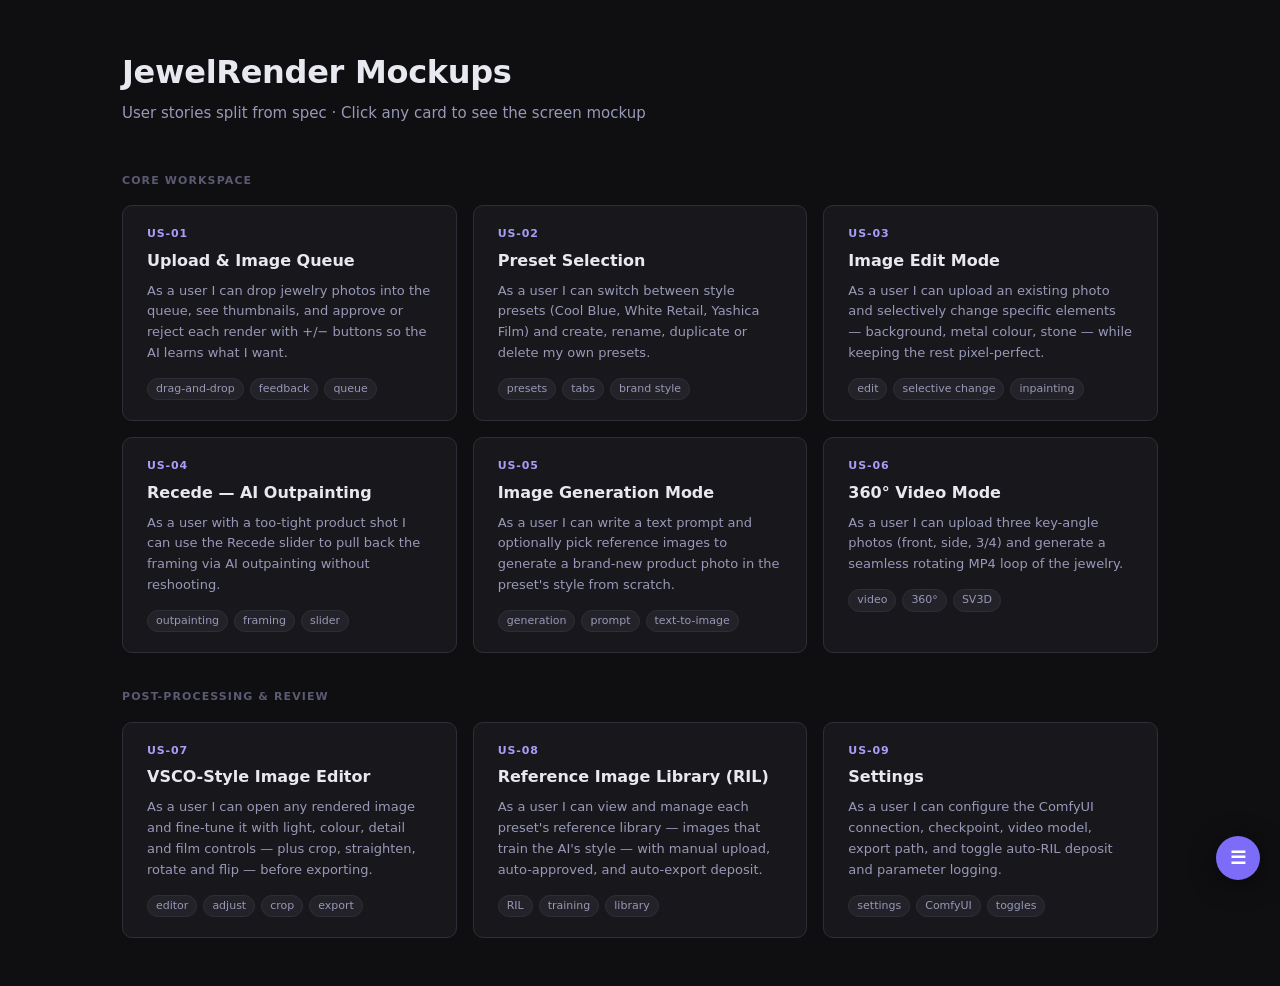
<file: mockups/index.html>
<!DOCTYPE html>
<html lang="en">
<head>
  <meta charset="UTF-8">
  <meta name="viewport" content="width=device-width, initial-scale=1.0">
  <title>JewelRender — Mockup Overview</title>
  <link rel="stylesheet" href="shared.css">
  <style>
    body { padding: 48px 32px; max-width: 1100px; margin: 0 auto; }
    .overview-header { margin-bottom: 48px; }
    .overview-header h1 { font-size: 32px; margin-bottom: 6px; }
    .overview-header p  { color: var(--text2); font-size: 15px; }
    .stories-grid {
      display: grid; grid-template-columns: repeat(auto-fill, minmax(320px, 1fr));
      gap: 16px;
    }
    .story-card {
      background: var(--bg2); border: 1px solid var(--border);
      border-radius: var(--radius); padding: 20px 24px;
      text-decoration: none; color: var(--text);
      transition: all 0.15s; display: block;
    }
    .story-card:hover {
      border-color: var(--accent); background: var(--bg3);
      transform: translateY(-2px); box-shadow: var(--shadow);
    }
    .story-id {
      font-size: 11px; font-weight: 700; letter-spacing: 0.08em;
      color: var(--accent2); margin-bottom: 6px;
    }
    .story-title { font-size: 16px; font-weight: 600; margin-bottom: 8px; }
    .story-desc  { font-size: 13px; color: var(--text2); line-height: 1.6; margin-bottom: 14px; }
    .story-tags  { display: flex; flex-wrap: wrap; gap: 6px; }
    .tag {
      font-size: 11px; padding: 2px 8px; border-radius: 20px;
      background: var(--bg3); border: 1px solid var(--border); color: var(--text2);
    }
    .story-card:hover .tag { border-color: rgba(124,108,248,0.3); }

    .section-title {
      font-size: 11px; font-weight: 700; letter-spacing: 0.1em;
      color: var(--muted); text-transform: uppercase; margin: 36px 0 16px;
    }
  </style>
</head>
<body>
  <div class="overview-header">
    <h1>JewelRender Mockups</h1>
    <p>User stories split from spec · Click any card to see the screen mockup</p>
  </div>

  <p class="section-title">Core Workspace</p>
  <div class="stories-grid">
    <a class="story-card" href="us-01-queue.html">
      <div class="story-id">US-01</div>
      <div class="story-title">Upload &amp; Image Queue</div>
      <div class="story-desc">As a user I can drop jewelry photos into the queue, see thumbnails, and approve or reject each render with +/− buttons so the AI learns what I want.</div>
      <div class="story-tags"><span class="tag">drag-and-drop</span><span class="tag">feedback</span><span class="tag">queue</span></div>
    </a>

    <a class="story-card" href="us-02-presets.html">
      <div class="story-id">US-02</div>
      <div class="story-title">Preset Selection</div>
      <div class="story-desc">As a user I can switch between style presets (Cool Blue, White Retail, Yashica Film) and create, rename, duplicate or delete my own presets.</div>
      <div class="story-tags"><span class="tag">presets</span><span class="tag">tabs</span><span class="tag">brand style</span></div>
    </a>

    <a class="story-card" href="us-03-edit.html">
      <div class="story-id">US-03</div>
      <div class="story-title">Image Edit Mode</div>
      <div class="story-desc">As a user I can upload an existing photo and selectively change specific elements — background, metal colour, stone — while keeping the rest pixel-perfect.</div>
      <div class="story-tags"><span class="tag">edit</span><span class="tag">selective change</span><span class="tag">inpainting</span></div>
    </a>

    <a class="story-card" href="us-04-recede.html">
      <div class="story-id">US-04</div>
      <div class="story-title">Recede — AI Outpainting</div>
      <div class="story-desc">As a user with a too-tight product shot I can use the Recede slider to pull back the framing via AI outpainting without reshooting.</div>
      <div class="story-tags"><span class="tag">outpainting</span><span class="tag">framing</span><span class="tag">slider</span></div>
    </a>

    <a class="story-card" href="us-05-generate.html">
      <div class="story-id">US-05</div>
      <div class="story-title">Image Generation Mode</div>
      <div class="story-desc">As a user I can write a text prompt and optionally pick reference images to generate a brand-new product photo in the preset's style from scratch.</div>
      <div class="story-tags"><span class="tag">generation</span><span class="tag">prompt</span><span class="tag">text-to-image</span></div>
    </a>

    <a class="story-card" href="us-06-video.html">
      <div class="story-id">US-06</div>
      <div class="story-title">360° Video Mode</div>
      <div class="story-desc">As a user I can upload three key-angle photos (front, side, 3/4) and generate a seamless rotating MP4 loop of the jewelry.</div>
      <div class="story-tags"><span class="tag">video</span><span class="tag">360°</span><span class="tag">SV3D</span></div>
    </a>
  </div>

  <p class="section-title">Post-Processing &amp; Review</p>
  <div class="stories-grid">
    <a class="story-card" href="us-07-editor.html">
      <div class="story-id">US-07</div>
      <div class="story-title">VSCO-Style Image Editor</div>
      <div class="story-desc">As a user I can open any rendered image and fine-tune it with light, colour, detail and film controls — plus crop, straighten, rotate and flip — before exporting.</div>
      <div class="story-tags"><span class="tag">editor</span><span class="tag">adjust</span><span class="tag">crop</span><span class="tag">export</span></div>
    </a>

    <a class="story-card" href="us-08-ril.html">
      <div class="story-id">US-08</div>
      <div class="story-title">Reference Image Library (RIL)</div>
      <div class="story-desc">As a user I can view and manage each preset's reference library — images that train the AI's style — with manual upload, auto-approved, and auto-export deposit.</div>
      <div class="story-tags"><span class="tag">RIL</span><span class="tag">training</span><span class="tag">library</span></div>
    </a>

    <a class="story-card" href="us-09-settings.html">
      <div class="story-id">US-09</div>
      <div class="story-title">Settings</div>
      <div class="story-desc">As a user I can configure the ComfyUI connection, checkpoint, video model, export path, and toggle auto-RIL deposit and parameter logging.</div>
      <div class="story-tags"><span class="tag">settings</span><span class="tag">ComfyUI</span><span class="tag">toggles</span></div>
    </a>
  </div>

  <script src="nav.js"></script>
</body>
</html>
</file>
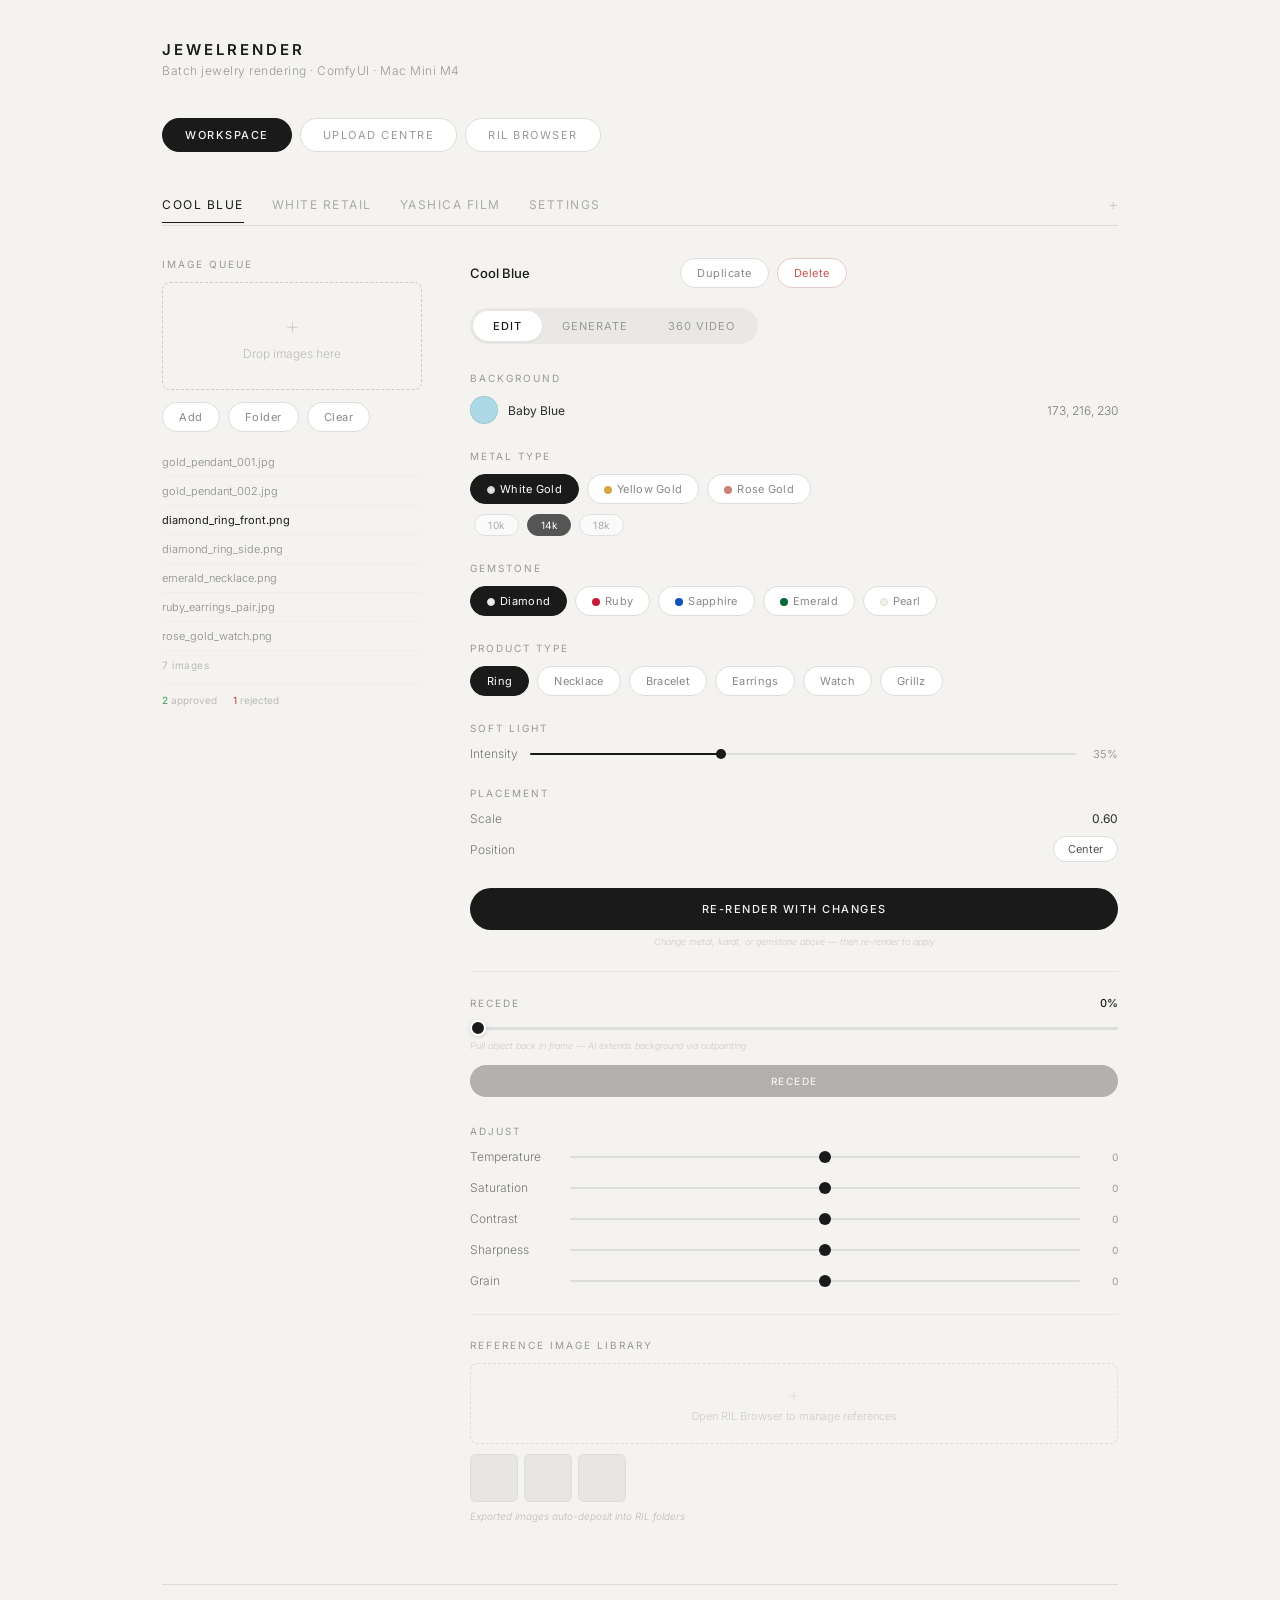
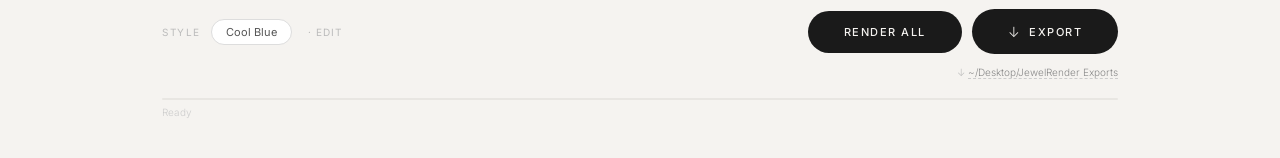
<file: frontend/src/index.html>
<!DOCTYPE html>
<!-- saved from url=(0055)file:///Users/raksha/Downloads/JewelRender_FINAL_1.html -->
<html lang="en"><head><meta http-equiv="Content-Type" content="text/html; charset=UTF-8">

<meta name="viewport" content="width=device-width, initial-scale=1.0">
<title>JewelRender</title>
<style>
  @import url('https://fonts.googleapis.com/css2?family=Inter:wght@300;400;500;600&display=swap');

  * { margin: 0; padding: 0; box-sizing: border-box; }

  body {
    font-family: 'Inter', -apple-system, sans-serif;
    background: #f5f3f0;
    color: #2c2c2c;
    min-height: 100vh;
    -webkit-font-smoothing: antialiased;
  }

  .app {
    max-width: 1020px;
    margin: 0 auto;
    padding: 40px 32px;
  }

  /* Header */
  .header-row {
    display: flex;
    align-items: flex-end;
    justify-content: space-between;
    margin-bottom: 40px;
  }
  .logo {
    font-size: 15px;
    font-weight: 600;
    letter-spacing: 3px;
    text-transform: uppercase;
    color: #1a1a1a;
    margin-bottom: 4px;
  }
  .tagline {
    font-size: 12px;
    color: #999;
    font-weight: 300;
    letter-spacing: 0.5px;
  }

  /* Top Nav */
  .top-nav {
    display: flex;
    gap: 8px;
    margin-bottom: 32px;
  }
  .top-nav-btn {
    font-size: 11px;
    letter-spacing: 1.5px;
    text-transform: uppercase;
    padding: 9px 22px;
    border-radius: 22px;
    border: 1px solid #ddd;
    background: white;
    color: #999;
    cursor: pointer;
    transition: all 0.2s;
    font-family: inherit;
    font-weight: 400;
  }
  .top-nav-btn:hover { border-color: #999; color: #666; }
  .top-nav-btn.active {
    background: #1a1a1a;
    color: #f5f3f0;
    border-color: #1a1a1a;
    font-weight: 500;
  }

  .top-nav-view { display: none; }
  .top-nav-view.active { display: block; }

  /* Preset Tabs */
  .tabs {
    display: flex;
    align-items: center;
    gap: 0;
    border-bottom: 1px solid #ddd;
    margin-bottom: 32px;
  }
  .tab {
    padding: 10px 0;
    margin-right: 28px;
    font-size: 12px;
    font-weight: 400;
    letter-spacing: 1.5px;
    text-transform: uppercase;
    color: #aaa;
    cursor: pointer;
    border-bottom: 1.5px solid transparent;
    transition: all 0.2s;
    white-space: nowrap;
  }
  .tab:hover { color: #666; }
  .tab.active {
    color: #1a1a1a;
    border-bottom-color: #1a1a1a;
  }
  .tab-add {
    padding: 10px 0;
    margin-left: auto;
    margin-right: 0;
    font-size: 16px;
    font-weight: 300;
    color: #ccc;
    cursor: pointer;
    transition: color 0.2s;
    border-bottom: 1.5px solid transparent;
  }
  .tab-add:hover { color: #888; }

  .tab-content { display: none; }
  .tab-content.active { display: block; }

  /* Mode Switcher */
  .mode-bar {
    display: flex;
    gap: 0;
    margin-bottom: 28px;
    background: #eae8e4;
    border-radius: 24px;
    padding: 3px;
    width: fit-content;
  }
  .mode-btn {
    font-size: 11px;
    letter-spacing: 1px;
    text-transform: uppercase;
    padding: 8px 20px;
    border-radius: 22px;
    color: #999;
    cursor: pointer;
    transition: all 0.2s;
    font-weight: 400;
  }
  .mode-btn:hover { color: #666; }
  .mode-btn.active {
    background: white;
    color: #1a1a1a;
    font-weight: 500;
    box-shadow: 0 1px 3px rgba(0,0,0,0.06);
  }

  .mode-content { display: none; }
  .mode-content.active { display: block; }

  /* Layout: two columns */
  .layout {
    display: grid;
    grid-template-columns: 260px 1fr;
    gap: 48px;
    align-items: start;
  }

  /* Left: Image Queue */
  .queue-label {
    font-size: 10px;
    letter-spacing: 2px;
    text-transform: uppercase;
    color: #999;
    margin-bottom: 12px;
  }

  .drop-zone {
    border: 1.5px dashed #ccc;
    border-radius: 8px;
    padding: 28px 16px;
    text-align: center;
    color: #bbb;
    font-size: 12px;
    font-weight: 300;
    margin-bottom: 12px;
    transition: all 0.2s;
    cursor: pointer;
  }
  .drop-zone:hover {
    border-color: #999;
    color: #999;
  }
  .drop-zone .plus {
    display: block;
    font-size: 24px;
    font-weight: 200;
    margin-bottom: 6px;
    color: #ccc;
  }

  .queue-actions {
    display: flex;
    gap: 8px;
    margin-bottom: 16px;
  }
  .btn-sm {
    font-size: 11px;
    letter-spacing: 0.5px;
    padding: 7px 16px;
    border: 1px solid #ddd;
    border-radius: 22px;
    background: white;
    color: #888;
    cursor: pointer;
    transition: all 0.15s;
  }
  .btn-sm:hover { border-color: #999; color: #555; }

  .file-list {
    list-style: none;
    max-height: 280px;
    overflow-y: auto;
  }
  .file-list li {
    display: flex;
    align-items: center;
    justify-content: space-between;
    font-size: 11px;
    color: #888;
    padding: 5px 0;
    border-bottom: 1px solid #eee;
    font-weight: 300;
  }
  .file-list li.active { color: #1a1a1a; font-weight: 400; }
  .file-list .feedback {
    display: flex;
    gap: 4px;
    opacity: 0;
    transition: opacity 0.15s;
  }
  .file-list li:hover .feedback { opacity: 1; }
  .fb-btn {
    width: 18px;
    height: 18px;
    border-radius: 50%;
    border: 1px solid #ddd;
    background: white;
    font-size: 10px;
    line-height: 16px;
    text-align: center;
    cursor: pointer;
    color: #bbb;
    transition: all 0.15s;
  }
  .fb-btn:hover { border-color: #999; color: #555; }
  .fb-btn.positive:hover { border-color: #7ec88b; color: #5aa76a; background: #f0faf2; }
  .fb-btn.negative:hover { border-color: #e08080; color: #c55; background: #fdf0f0; }
  .fb-btn.approved { border-color: #7ec88b; color: #5aa76a; background: #f0faf2; }
  .fb-btn.rejected { border-color: #e08080; color: #c55; background: #fdf0f0; }

  .file-count {
    font-size: 10px;
    color: #bbb;
    margin-top: 8px;
    letter-spacing: 0.5px;
  }

  /* Right: Style Panel */
  .section {
    margin-bottom: 26px;
  }
  .section-title {
    font-size: 10px;
    letter-spacing: 2px;
    text-transform: uppercase;
    color: #999;
    margin-bottom: 12px;
  }

  .field {
    display: flex;
    align-items: center;
    justify-content: space-between;
    margin-bottom: 10px;
  }
  .field-label {
    font-size: 12px;
    color: #777;
    font-weight: 300;
  }
  .field-value {
    font-size: 12px;
    color: #2c2c2c;
    font-weight: 400;
  }

  .swatch {
    width: 28px;
    height: 28px;
    border-radius: 50%;
    border: 1.5px solid rgba(0,0,0,0.08);
    display: inline-block;
    vertical-align: middle;
    margin-right: 10px;
  }
  .swatch-row {
    display: flex;
    align-items: center;
  }

  /* Toggle Pills (for metals, gemstones, karats) */
  .toggle-pills {
    display: flex;
    flex-wrap: wrap;
    gap: 8px;
    margin-bottom: 10px;
  }
  .toggle-pill {
    font-size: 11px;
    padding: 7px 16px;
    border-radius: 22px;
    border: 1px solid #ddd;
    background: white;
    color: #888;
    cursor: pointer;
    transition: all 0.15s;
    letter-spacing: 0.3px;
  }
  .toggle-pill:hover { border-color: #999; color: #555; }
  .toggle-pill.active {
    background: #1a1a1a;
    color: white;
    border-color: #1a1a1a;
  }
  /* Metal color swatches on pills */
  .toggle-pill .metal-dot {
    width: 8px;
    height: 8px;
    border-radius: 50%;
    display: inline-block;
    margin-right: 5px;
    vertical-align: middle;
  }
  .metal-dot.wg { background: #e0e0e0; border: 1px solid #ccc; }
  .metal-dot.yg { background: #d4a846; }
  .metal-dot.rg { background: #c9837a; }

  /* Karat sub-pills */
  .karat-row {
    display: flex;
    gap: 8px;
    margin-top: 8px;
    margin-bottom: 14px;
    padding-left: 4px;
  }
  .karat-pill {
    font-size: 10px;
    padding: 4px 13px;
    border-radius: 14px;
    border: 1px solid #e0e0e0;
    background: #fafafa;
    color: #aaa;
    cursor: pointer;
    transition: all 0.15s;
    letter-spacing: 0.5px;
  }
  .karat-pill:hover { border-color: #999; color: #666; }
  .karat-pill.active {
    background: #555;
    color: white;
    border-color: #555;
  }

  /* Gemstone color dots */
  .gem-dot {
    width: 8px;
    height: 8px;
    border-radius: 50%;
    display: inline-block;
    margin-right: 5px;
    vertical-align: middle;
  }
  .gem-dot.diamond { background: #f0f0f0; border: 1px solid #ddd; }
  .gem-dot.ruby { background: #c41e3a; }
  .gem-dot.sapphire-blue { background: #0f52ba; }
  .gem-dot.sapphire-pink { background: #d473a2; }
  .gem-dot.sapphire-yellow { background: #e8c840; }
  .gem-dot.sapphire-white { background: #f5f5f5; border: 1px solid #ddd; }
  .gem-dot.emerald { background: #046a38; }
  .gem-dot.pearl { background: #f5f0e8; border: 1px solid #ddd; }

  /* Slider */
  .slider-row {
    display: flex;
    align-items: center;
    gap: 12px;
  }
  .slider-track {
    flex: 1;
    height: 2px;
    background: #ddd;
    border-radius: 1px;
    position: relative;
  }
  .slider-fill {
    position: absolute;
    height: 100%;
    background: #1a1a1a;
    border-radius: 1px;
  }
  .slider-dot {
    width: 10px;
    height: 10px;
    background: #1a1a1a;
    border-radius: 50%;
    position: absolute;
    top: -4px;
  }
  .slider-val {
    font-size: 11px;
    color: #999;
    min-width: 30px;
    text-align: right;
  }

  /* Select */
  .select-pill {
    font-size: 11px;
    padding: 5px 14px;
    border: 1px solid #ddd;
    border-radius: 20px;
    background: white;
    color: #555;
  }

  /* Checkbox */
  .check-row {
    display: flex;
    align-items: center;
    gap: 8px;
    font-size: 12px;
    color: #555;
    font-weight: 300;
  }
  .check {
    width: 14px; height: 14px;
    border-radius: 3px;
    border: 1.5px solid #ccc;
    display: flex;
    align-items: center;
    justify-content: center;
    cursor: pointer;
  }
  .check.on {
    background: #1a1a1a;
    border-color: #1a1a1a;
  }
  .check.on::after {
    content: '';
    width: 6px; height: 3px;
    border-left: 1.5px solid white;
    border-bottom: 1.5px solid white;
    transform: rotate(-45deg);
    margin-top: -1px;
  }

  /* Tags */
  .tags {
    display: flex;
    flex-wrap: wrap;
    gap: 6px;
    margin-top: 10px;
  }
  .tag {
    font-size: 10px;
    padding: 4px 12px;
    border-radius: 20px;
    background: #eae8e4;
    color: #777;
    letter-spacing: 0.3px;
  }

  /* Reference gallery */
  .ref-area {
    border: 1.5px dashed #ddd;
    border-radius: 8px;
    padding: 20px;
    text-align: center;
    color: #ccc;
    font-size: 11px;
    font-weight: 300;
    cursor: pointer;
    transition: all 0.2s;
  }
  .ref-area:hover { border-color: #999; color: #999; }
  .ref-area .icon { font-size: 18px; margin-bottom: 4px; display: block; opacity: 0.4; }
  .ref-note {
    font-size: 10px;
    color: #bbb;
    margin-top: 8px;
    font-weight: 300;
    font-style: italic;
  }
  .ref-thumbs {
    display: flex;
    gap: 6px;
    margin-top: 10px;
    flex-wrap: wrap;
  }
  .ref-thumb {
    width: 48px;
    height: 48px;
    border-radius: 6px;
    background: #e8e6e2;
    border: 1px solid #ddd;
    position: relative;
    overflow: hidden;
  }
  .ref-thumb .remove {
    position: absolute;
    top: 2px; right: 2px;
    width: 14px; height: 14px;
    border-radius: 50%;
    background: rgba(0,0,0,0.5);
    color: white;
    font-size: 8px;
    line-height: 14px;
    text-align: center;
    cursor: pointer;
    opacity: 0;
    transition: opacity 0.15s;
  }
  .ref-thumb:hover .remove { opacity: 1; }

  /* Multi-angle upload for video */
  .angle-grid {
    display: grid;
    grid-template-columns: repeat(3, 1fr);
    gap: 10px;
    margin-bottom: 16px;
  }
  .angle-slot {
    border: 1.5px dashed #ddd;
    border-radius: 8px;
    padding: 18px 8px;
    text-align: center;
    cursor: pointer;
    transition: all 0.2s;
  }
  .angle-slot:hover { border-color: #999; }
  .angle-slot .angle-label {
    font-size: 9px;
    letter-spacing: 1px;
    text-transform: uppercase;
    color: #bbb;
    margin-top: 4px;
  }
  .angle-slot .plus {
    display: block;
    font-size: 18px;
    font-weight: 200;
    color: #ccc;
  }

  /* Textarea */
  .text-area {
    width: 100%;
    padding: 10px 14px;
    border: 1px solid #ddd;
    border-radius: 8px;
    background: white;
    font-size: 11px;
    color: #555;
    font-family: inherit;
    font-weight: 300;
    resize: none;
    min-height: 44px;
  }
  .text-area::placeholder { color: #bbb; font-style: italic; }

  /* Input */
  .input {
    padding: 5px 12px;
    border: 1px solid #ddd;
    border-radius: 6px;
    background: white;
    font-size: 11px;
    color: #555;
    font-family: inherit;
    width: 100%;
  }

  /* Connection */
  .conn-row {
    display: flex;
    align-items: center;
    gap: 8px;
    margin-top: 10px;
  }
  .dot-status {
    width: 6px; height: 6px;
    border-radius: 50%;
    background: #ccc;
  }
  .dot-status.on { background: #7ec88b; }
  .conn-label { font-size: 10px; color: #bbb; }

  /* Divider */
  .divider {
    height: 1px;
    background: #e8e6e2;
    margin: 24px 0;
  }

  /* Preset management row */
  .preset-manage {
    display: flex;
    gap: 8px;
    align-items: center;
    margin-bottom: 20px;
  }
  .preset-name-edit {
    font-size: 13px;
    font-weight: 500;
    color: #1a1a1a;
    border: none;
    border-bottom: 1px solid transparent;
    background: transparent;
    font-family: inherit;
    padding: 2px 0;
    transition: border-color 0.2s;
  }
  .preset-name-edit:focus {
    outline: none;
    border-bottom-color: #1a1a1a;
  }
  .btn-sm.danger { color: #c55; border-color: #e8c8c8; }
  .btn-sm.danger:hover { color: #a33; border-color: #c55; }

  /* Recede Control */
  .recede-section {
    margin-bottom: 28px;
  }
  .recede-label-row {
    display: flex;
    align-items: center;
    justify-content: space-between;
    margin-bottom: 12px;
  }
  .recede-title {
    font-size: 10px;
    letter-spacing: 2px;
    text-transform: uppercase;
    color: #999;
  }
  .recede-val {
    font-size: 11px;
    color: #1a1a1a;
    font-weight: 500;
    font-variant-numeric: tabular-nums;
    min-width: 36px;
    text-align: right;
  }
  .recede-wrap {
    position: relative;
    height: 12px;
    display: flex;
    align-items: center;
  }
  .recede-slider {
    width: 100%;
    -webkit-appearance: none;
    appearance: none;
    height: 3px;
    background: linear-gradient(to right, #ddd 100%, #1a1a1a 100%);
    border-radius: 2px;
    outline: none;
  }
  .recede-slider::-webkit-slider-thumb {
    -webkit-appearance: none;
    width: 16px; height: 16px;
    border-radius: 50%;
    background: #1a1a1a;
    cursor: pointer;
    border: 2px solid white;
    box-shadow: 0 1px 4px rgba(0,0,0,0.15);
  }
  .recede-hint {
    font-size: 9px;
    color: #ccc;
    margin-top: 6px;
    font-weight: 300;
    font-style: italic;
  }
  .recede-btn {
    margin-top: 14px;
    width: 100%;
    font-size: 10px;
    letter-spacing: 1.5px;
    text-transform: uppercase;
    padding: 10px 0;
    background: #1a1a1a;
    color: #f5f3f0;
    border: none;
    border-radius: 20px;
    cursor: pointer;
    font-family: inherit;
    font-weight: 500;
    transition: all 0.2s;
    opacity: 0.3;
    pointer-events: none;
  }
  .recede-btn:hover { background: #333; }
  .recede-btn.ready { opacity: 1; pointer-events: auto; }

  /* Edit Slider Rows */
  .edit-group { margin-bottom: 24px; }
  .edit-group-title {
    font-size: 10px;
    letter-spacing: 1.5px;
    text-transform: uppercase;
    color: #bbb;
    margin-bottom: 14px;
  }
  .edit-slider-row {
    display: flex;
    align-items: center;
    justify-content: space-between;
    margin-bottom: 16px;
  }
  .edit-slider-label {
    font-size: 12px;
    color: #777;
    font-weight: 300;
    min-width: 90px;
  }
  .edit-slider-wrap {
    flex: 1;
    margin: 0 10px;
    position: relative;
    height: 12px;
    display: flex;
    align-items: center;
  }
  .edit-slider-center {
    position: absolute;
    left: 50%;
    top: 50%;
    transform: translate(-50%, -50%);
    width: 1px;
    height: 8px;
    background: #ccc;
    pointer-events: none;
    z-index: 1;
  }
  .edit-slider {
    width: 100%;
    -webkit-appearance: none;
    appearance: none;
    height: 2px;
    background: #ddd;
    border-radius: 1px;
    outline: none;
    position: relative;
    z-index: 2;
  }
  .edit-slider::-webkit-slider-thumb {
    -webkit-appearance: none;
    width: 12px; height: 12px;
    border-radius: 50%;
    background: #1a1a1a;
    cursor: pointer;
    border: none;
  }
  .edit-slider-val {
    font-size: 10px;
    color: #999;
    min-width: 28px;
    text-align: right;
    font-variant-numeric: tabular-nums;
  }

  /* Bottom */
  .bottom {
    display: flex;
    align-items: center;
    justify-content: space-between;
    margin-top: 36px;
    padding-top: 24px;
    border-top: 1px solid #ddd;
  }
  .bottom-left {
    display: flex;
    align-items: center;
    gap: 10px;
  }
  .active-label {
    font-size: 10px;
    letter-spacing: 1.5px;
    text-transform: uppercase;
    color: #bbb;
  }
  .active-mode {
    font-size: 10px;
    letter-spacing: 1px;
    text-transform: uppercase;
    color: #bbb;
    margin-left: 6px;
  }
  .render-btn {
    font-size: 11px;
    letter-spacing: 1.5px;
    text-transform: uppercase;
    padding: 14px 36px;
    background: #1a1a1a;
    color: #f5f3f0;
    border: none;
    border-radius: 24px;
    cursor: pointer;
    font-family: inherit;
    font-weight: 500;
    transition: all 0.2s;
  }
  .render-btn:hover { background: #333; }

  .export-btn {
    font-size: 11px;
    letter-spacing: 1.5px;
    text-transform: uppercase;
    padding: 14px 36px;
    background: #1a1a1a;
    color: #f5f3f0;
    border: none;
    border-radius: 24px;
    cursor: pointer;
    font-family: inherit;
    font-weight: 500;
    transition: all 0.2s;
    display: flex;
    align-items: center;
    gap: 8px;
  }
  .export-btn:hover { background: #333; }
  .export-btn .export-icon { font-size: 14px; font-weight: 300; }
  .export-row {
    display: flex;
    align-items: center;
    gap: 12px;
  }
  .export-path {
    font-size: 10px;
    color: #bbb;
    font-weight: 300;
  }
  .export-path span {
    color: #888;
    cursor: pointer;
    border-bottom: 1px dashed #ccc;
  }
  .export-path span:hover { color: #555; }

  .progress-track {
    width: 100%;
    height: 2px;
    background: #e8e6e2;
    border-radius: 1px;
    margin-top: 20px;
    overflow: hidden;
  }
  .progress-fill { height: 100%; width: 0%; background: #1a1a1a; border-radius: 1px; }
  .status {
    font-size: 10px;
    color: #ccc;
    margin-top: 6px;
    font-weight: 300;
  }

  .feedback-stats {
    display: flex;
    gap: 16px;
    margin-top: 12px;
    padding-top: 10px;
    border-top: 1px solid #eee;
  }
  .fb-stat { font-size: 10px; color: #bbb; }
  .fb-stat span { font-weight: 500; }
  .fb-stat.pos span { color: #5aa76a; }
  .fb-stat.neg span { color: #c55; }

  /* ═══ EDITOR OVERLAY ═══ */
  .editor-overlay {
    display: none;
    position: fixed;
    inset: 0;
    background: rgba(0,0,0,0.4);
    z-index: 100;
    backdrop-filter: blur(4px);
  }
  .editor-overlay.open { display: flex; }

  .editor-panel {
    position: fixed;
    top: 0; right: 0; bottom: 0;
    width: 920px;
    max-width: 100vw;
    background: #f5f3f0;
    box-shadow: -8px 0 40px rgba(0,0,0,0.12);
    display: grid;
    grid-template-columns: 1fr 340px;
    z-index: 101;
    overflow: hidden;
  }

  .editor-preview {
    background: #e8e6e2;
    display: flex;
    align-items: center;
    justify-content: center;
    position: relative;
    overflow: hidden;
  }
  .editor-preview-img {
    width: 280px;
    height: 480px;
    background: #ADD8E6;
    border-radius: 12px;
    display: flex;
    align-items: center;
    justify-content: center;
    font-size: 11px;
    color: rgba(255,255,255,0.6);
    font-weight: 300;
    letter-spacing: 1px;
    box-shadow: 0 8px 32px rgba(0,0,0,0.1);
  }
  .editor-filename {
    position: absolute;
    bottom: 16px;
    left: 16px;
    font-size: 10px;
    color: #999;
    font-weight: 300;
  }
  .editor-nav {
    position: absolute;
    bottom: 16px;
    right: 16px;
    display: flex;
    gap: 6px;
  }
  .editor-nav-btn {
    width: 28px; height: 28px;
    border-radius: 50%;
    border: 1px solid rgba(0,0,0,0.1);
    background: white;
    font-size: 12px;
    line-height: 26px;
    text-align: center;
    cursor: pointer;
    color: #888;
    transition: all 0.15s;
  }
  .editor-nav-btn:hover { border-color: #999; color: #333; }
  .compare-btn {
    position: absolute;
    top: 16px; left: 16px;
    font-size: 9px;
    letter-spacing: 1px;
    text-transform: uppercase;
    padding: 5px 14px;
    border-radius: 20px;
    border: 1px solid rgba(0,0,0,0.1);
    background: white;
    color: #888;
    cursor: pointer;
    transition: all 0.15s;
  }
  .compare-btn:hover { border-color: #999; color: #333; }
  .compare-btn.active { background: #1a1a1a; color: white; border-color: #1a1a1a; }

  /* Brush tool overlay button */
  .brush-btn {
    position: absolute;
    top: 16px; right: 16px;
    font-size: 9px;
    letter-spacing: 1px;
    text-transform: uppercase;
    padding: 5px 14px;
    border-radius: 20px;
    border: 1px solid rgba(0,0,0,0.1);
    background: white;
    color: #888;
    cursor: pointer;
    transition: all 0.15s;
    display: flex;
    align-items: center;
    gap: 5px;
  }
  .brush-btn:hover { border-color: #999; color: #333; }
  .brush-btn.active { background: #1a1a1a; color: white; border-color: #1a1a1a; }
  .brush-btn .brush-icon { font-size: 12px; }

  /* Brush size control */
  .brush-controls {
    position: absolute;
    top: 50px; right: 16px;
    background: white;
    border-radius: 12px;
    padding: 14px 16px;
    box-shadow: 0 4px 20px rgba(0,0,0,0.12);
    display: none;
    width: 200px;
  }
  .brush-controls.open { display: block; }
  .brush-controls-title {
    font-size: 9px;
    letter-spacing: 1.5px;
    text-transform: uppercase;
    color: #999;
    margin-bottom: 10px;
  }
  .brush-size-row {
    display: flex;
    align-items: center;
    gap: 8px;
    margin-bottom: 12px;
  }
  .brush-size-preview {
    width: 24px; height: 24px;
    display: flex;
    align-items: center;
    justify-content: center;
  }
  .brush-size-dot {
    border-radius: 50%;
    background: rgba(26,26,26,0.3);
    border: 1.5px solid #1a1a1a;
    transition: all 0.15s;
  }
  .brush-prompt {
    width: 100%;
    padding: 8px 10px;
    border: 1px solid #ddd;
    border-radius: 6px;
    font-size: 10px;
    font-family: inherit;
    color: #555;
    resize: none;
    min-height: 36px;
  }
  .brush-prompt::placeholder { color: #bbb; font-style: italic; }
  .brush-apply-btn {
    margin-top: 8px;
    width: 100%;
    font-size: 9px;
    letter-spacing: 1px;
    text-transform: uppercase;
    padding: 7px 0;
    background: #1a1a1a;
    color: #f5f3f0;
    border: none;
    border-radius: 16px;
    cursor: pointer;
    font-family: inherit;
    font-weight: 500;
  }
  .brush-apply-btn:hover { background: #333; }

  .editor-sidebar {
    padding: 32px 28px;
    overflow-y: auto;
    border-left: 1px solid #e8e6e2;
  }
  .editor-header {
    display: flex;
    align-items: center;
    justify-content: space-between;
    margin-bottom: 28px;
    margin-bottom: 24px;
  }
  .editor-title {
    font-size: 10px;
    letter-spacing: 2px;
    text-transform: uppercase;
    color: #999;
  }
  .editor-close {
    width: 24px; height: 24px;
    border-radius: 50%;
    border: 1px solid #ddd;
    background: white;
    font-size: 12px;
    line-height: 22px;
    text-align: center;
    cursor: pointer;
    color: #bbb;
  }
  .editor-close:hover { border-color: #999; color: #555; }

  .editor-divider {
    height: 1px;
    background: #e8e6e2;
    margin: 20px 0;
  }

  .editor-actions {
    display: flex;
    gap: 8px;
    margin-top: 20px;
  }
  .editor-btn {
    flex: 1;
    font-size: 11px;
    letter-spacing: 1.5px;
    text-transform: uppercase;
    padding: 12px 0;
    border-radius: 22px;
    text-align: center;
    cursor: pointer;
    font-family: inherit;
    font-weight: 500;
    transition: all 0.15s;
    border: none;
  }
  .editor-btn.primary { background: #1a1a1a; color: #f5f3f0; }
  .editor-btn.primary:hover { background: #333; }
  .editor-btn.secondary { background: white; color: #888; border: 1px solid #ddd; }
  .editor-btn.secondary:hover { border-color: #999; color: #555; }

  .editor-reset {
    font-size: 10px;
    color: #bbb;
    text-align: center;
    margin-top: 10px;
    cursor: pointer;
    font-weight: 300;
  }
  .editor-reset:hover { color: #888; }

  .editor-tool-bar {
    display: flex;
    gap: 0;
    margin-bottom: 24px;
    border-bottom: 1px solid #e8e6e2;
  }
  .editor-tool-tab {
    padding: 10px 0;
    margin-right: 24px;
    font-size: 11px;
    letter-spacing: 1.5px;
    text-transform: uppercase;
    color: #bbb;
    cursor: pointer;
    border-bottom: 1.5px solid transparent;
    transition: all 0.2s;
  }
  .editor-tool-tab:hover { color: #888; }
  .editor-tool-tab.active {
    color: #1a1a1a;
    border-bottom-color: #1a1a1a;
  }
  .editor-tool-content { display: none; }
  .editor-tool-content.active { display: block; }

  /* Crop Tool */
  .crop-preview {
    width: 100%;
    aspect-ratio: 9/16;
    max-height: 180px;
    background: #e8e6e2;
    border-radius: 6px;
    position: relative;
    margin-bottom: 16px;
    overflow: hidden;
    display: flex;
    align-items: center;
    justify-content: center;
  }
  .crop-frame {
    border: 1.5px solid rgba(255,255,255,0.8);
    position: absolute;
    box-shadow: 0 0 0 1000px rgba(0,0,0,0.35);
    transition: all 0.3s;
  }
  .crop-frame.ratio-free { width: 80%; height: 80%; }
  .crop-frame.ratio-1-1 { width: 60%; aspect-ratio: 1/1; height: auto; }
  .crop-frame.ratio-4-5 { width: 58%; aspect-ratio: 4/5; height: auto; }
  .crop-frame.ratio-9-16 { width: 50%; aspect-ratio: 9/16; height: auto; }
  .crop-frame.ratio-16-9 { width: 85%; aspect-ratio: 16/9; height: auto; }
  .crop-grid {
    position: absolute;
    inset: 0;
    display: grid;
    grid-template-columns: 1fr 1fr 1fr;
    grid-template-rows: 1fr 1fr 1fr;
  }
  .crop-grid > div { border: 0.5px solid rgba(255,255,255,0.25); }
  .crop-handle {
    position: absolute;
    width: 12px; height: 12px;
    background: white;
    border-radius: 50%;
    box-shadow: 0 1px 3px rgba(0,0,0,0.2);
  }
  .crop-handle.tl { top: -6px; left: -6px; }
  .crop-handle.tr { top: -6px; right: -6px; }
  .crop-handle.bl { bottom: -6px; left: -6px; }
  .crop-handle.br { bottom: -6px; right: -6px; }

  .ratio-pills {
    display: flex;
    flex-wrap: wrap;
    gap: 6px;
    margin-bottom: 16px;
  }
  .ratio-pill {
    font-size: 11px;
    padding: 7px 14px;
    border-radius: 22px;
    border: 1px solid #ddd;
    background: white;
    color: #888;
    cursor: pointer;
    transition: all 0.15s;
  }
  .ratio-pill:hover { border-color: #999; color: #555; }
  .ratio-pill.active { background: #1a1a1a; color: white; border-color: #1a1a1a; }

  .crop-actions {
    display: flex;
    gap: 8px;
    margin-top: 14px;
  }
  .crop-action-btn {
    font-size: 11px;
    padding: 7px 16px;
    border-radius: 22px;
    border: 1px solid #ddd;
    background: white;
    color: #888;
    cursor: pointer;
    transition: all 0.15s;
  }
  .crop-action-btn:hover { border-color: #999; color: #555; }

  /* ═══ UPLOAD CENTRE OVERLAY ═══ */
  .upload-overlay {
    display: none;
    position: fixed;
    inset: 0;
    background: rgba(0,0,0,0.4);
    z-index: 100;
    backdrop-filter: blur(4px);
    justify-content: center;
    align-items: center;
  }
  .upload-overlay.open { display: flex; }
  .upload-panel {
    width: 700px;
    max-width: 95vw;
    max-height: 85vh;
    background: #f5f3f0;
    border-radius: 16px;
    box-shadow: 0 16px 60px rgba(0,0,0,0.18);
    overflow: hidden;
    display: flex;
    flex-direction: column;
  }
  .upload-header {
    display: flex;
    align-items: center;
    justify-content: space-between;
    padding: 20px 24px;
    border-bottom: 1px solid #e8e6e2;
  }
  .upload-title {
    font-size: 12px;
    letter-spacing: 2px;
    text-transform: uppercase;
    color: #1a1a1a;
    font-weight: 500;
  }
  .upload-body {
    padding: 24px;
    overflow-y: auto;
    flex: 1;
  }
  .upload-drop {
    border: 2px dashed #ccc;
    border-radius: 12px;
    padding: 40px;
    text-align: center;
    color: #bbb;
    font-size: 13px;
    font-weight: 300;
    margin-bottom: 20px;
    transition: all 0.2s;
    cursor: pointer;
  }
  .upload-drop:hover { border-color: #999; color: #999; }
  .upload-drop .plus { display: block; font-size: 32px; font-weight: 200; color: #ccc; margin-bottom: 8px; }
  .upload-staging {
    margin-bottom: 20px;
  }
  .upload-staging-title {
    font-size: 10px;
    letter-spacing: 1.5px;
    text-transform: uppercase;
    color: #999;
    margin-bottom: 10px;
  }
  .upload-staging-grid {
    display: grid;
    grid-template-columns: repeat(6, 1fr);
    gap: 8px;
  }
  .upload-staging-thumb {
    aspect-ratio: 1;
    background: #e8e6e2;
    border-radius: 6px;
    border: 1px solid #ddd;
    display: flex;
    align-items: center;
    justify-content: center;
    font-size: 9px;
    color: #bbb;
    cursor: grab;
  }
  .upload-folders-title {
    font-size: 10px;
    letter-spacing: 1.5px;
    text-transform: uppercase;
    color: #999;
    margin-bottom: 12px;
    margin-top: 4px;
  }
  .upload-folder-group {
    margin-bottom: 16px;
  }
  .upload-folder-group-title {
    font-size: 9px;
    letter-spacing: 1.5px;
    text-transform: uppercase;
    color: #bbb;
    margin-bottom: 8px;
  }
  .upload-folder-pills {
    display: flex;
    flex-wrap: wrap;
    gap: 6px;
  }
  .upload-folder-pill {
    font-size: 11px;
    padding: 7px 16px;
    border-radius: 22px;
    border: 1.5px dashed #ddd;
    background: white;
    color: #999;
    cursor: pointer;
    transition: all 0.15s;
    position: relative;
  }
  .upload-folder-pill:hover { border-color: #999; border-style: solid; color: #555; }
  .upload-folder-pill .folder-count {
    font-size: 9px;
    background: #eae8e4;
    color: #999;
    padding: 2px 6px;
    border-radius: 8px;
    margin-left: 5px;
  }
  .upload-footer {
    padding: 16px 24px;
    border-top: 1px solid #e8e6e2;
    display: flex;
    gap: 8px;
    justify-content: flex-end;
  }

  /* ═══ RIL BROWSER OVERLAY ═══ */
  .ril-overlay {
    display: none;
    position: fixed;
    inset: 0;
    background: rgba(0,0,0,0.4);
    z-index: 100;
    backdrop-filter: blur(4px);
    justify-content: center;
    align-items: center;
  }
  .ril-overlay.open { display: flex; }
  .ril-panel {
    width: 800px;
    max-width: 95vw;
    max-height: 85vh;
    background: #f5f3f0;
    border-radius: 16px;
    box-shadow: 0 16px 60px rgba(0,0,0,0.18);
    overflow: hidden;
    display: flex;
    flex-direction: column;
  }
  .ril-header {
    display: flex;
    align-items: center;
    justify-content: space-between;
    padding: 20px 24px;
    border-bottom: 1px solid #e8e6e2;
  }
  .ril-search {
    flex: 1;
    margin: 0 16px;
    padding: 8px 16px;
    border: 1px solid #ddd;
    border-radius: 24px;
    background: white;
    font-size: 12px;
    font-family: inherit;
    color: #555;
    outline: none;
  }
  .ril-search::placeholder { color: #bbb; }
  .ril-search:focus { border-color: #999; }
  .ril-type-toggle {
    display: flex;
    gap: 0;
    background: #eae8e4;
    border-radius: 16px;
    padding: 2px;
  }
  .ril-type-btn {
    font-size: 9px;
    letter-spacing: 1px;
    text-transform: uppercase;
    padding: 5px 14px;
    border-radius: 14px;
    color: #999;
    cursor: pointer;
    transition: all 0.15s;
  }
  .ril-type-btn.active { background: white; color: #1a1a1a; font-weight: 500; }
  .ril-body {
    display: flex;
    flex: 1;
    overflow: hidden;
  }
  .ril-sidebar {
    width: 200px;
    border-right: 1px solid #e8e6e2;
    padding: 16px;
    overflow-y: auto;
  }
  .ril-folder-group {
    margin-bottom: 16px;
  }
  .ril-folder-group-title {
    font-size: 9px;
    letter-spacing: 1.5px;
    text-transform: uppercase;
    color: #bbb;
    margin-bottom: 8px;
  }
  .ril-folder-item {
    font-size: 12px;
    color: #888;
    padding: 7px 10px;
    border-radius: 8px;
    cursor: pointer;
    transition: all 0.15s;
    font-weight: 300;
    margin-bottom: 3px;
  }
  .ril-folder-item:hover { background: #eae8e4; color: #555; }
  .ril-folder-item.active { background: #1a1a1a; color: white; font-weight: 400; }
  .ril-folder-item .count {
    float: right;
    font-size: 9px;
    color: #bbb;
  }
  .ril-folder-item.active .count { color: rgba(255,255,255,0.5); }
  .ril-content {
    flex: 1;
    padding: 16px;
    overflow-y: auto;
  }
  .ril-grid {
    display: grid;
    grid-template-columns: repeat(4, 1fr);
    gap: 10px;
  }
  .ril-thumb {
    aspect-ratio: 9/16;
    background: #e8e6e2;
    border-radius: 8px;
    border: 1px solid #ddd;
    display: flex;
    align-items: center;
    justify-content: center;
    font-size: 9px;
    color: #bbb;
    cursor: pointer;
    transition: all 0.15s;
    position: relative;
    overflow: hidden;
  }
  .ril-thumb:hover { border-color: #999; }
  .ril-thumb-tags {
    position: absolute;
    bottom: 4px;
    left: 4px;
    right: 4px;
    display: flex;
    flex-wrap: wrap;
    gap: 2px;
  }
  .ril-thumb-tag {
    font-size: 7px;
    padding: 1px 5px;
    background: rgba(0,0,0,0.5);
    color: white;
    border-radius: 8px;
    letter-spacing: 0.3px;
  }
  .ril-empty {
    text-align: center;
    color: #ccc;
    font-size: 12px;
    font-weight: 300;
    padding: 60px 20px;
  }

  /* ═══ POST-RENDER SPLIT VIEW ═══ */
  .post-render {
    display: none;
    position: fixed;
    inset: 0;
    z-index: 90;
    background: #f5f3f0;
  }
  .post-render.open { display: grid; grid-template-columns: 1fr 380px; }

  .post-render-preview {
    background: #e8e6e2;
    display: flex;
    align-items: center;
    justify-content: center;
    position: relative;
    overflow: hidden;
  }
  .post-render-img {
    width: 340px;
    height: 580px;
    background: #ADD8E6;
    border-radius: 16px;
    display: flex;
    align-items: center;
    justify-content: center;
    font-size: 12px;
    color: rgba(255,255,255,0.5);
    font-weight: 300;
    letter-spacing: 1px;
    box-shadow: 0 12px 48px rgba(0,0,0,0.12);
  }
  .post-render-nav {
    position: absolute;
    bottom: 20px;
    left: 50%;
    transform: translateX(-50%);
    display: flex;
    gap: 8px;
    align-items: center;
  }
  .post-render-nav-btn {
    width: 32px; height: 32px;
    border-radius: 50%;
    border: 1px solid rgba(0,0,0,0.1);
    background: white;
    font-size: 14px;
    line-height: 30px;
    text-align: center;
    cursor: pointer;
    color: #888;
    transition: all 0.15s;
  }
  .post-render-nav-btn:hover { border-color: #999; color: #333; }
  .post-render-counter {
    font-size: 10px;
    color: #999;
    letter-spacing: 1px;
    min-width: 40px;
    text-align: center;
  }
  .post-render-filename {
    position: absolute;
    bottom: 20px;
    left: 20px;
    font-size: 10px;
    color: #999;
    font-weight: 300;
  }
  /* Brush button on post-render preview */
  .post-render-brush {
    position: absolute;
    top: 20px; right: 20px;
    font-size: 9px;
    letter-spacing: 1px;
    text-transform: uppercase;
    padding: 6px 16px;
    border-radius: 20px;
    border: 1px solid rgba(0,0,0,0.1);
    background: white;
    color: #888;
    cursor: pointer;
    display: flex;
    align-items: center;
    gap: 5px;
  }
  .post-render-brush:hover { border-color: #999; color: #333; }
  .post-render-brush.active { background: #1a1a1a; color: white; border-color: #1a1a1a; }
  .post-render-compare {
    position: absolute;
    top: 20px; left: 20px;
    font-size: 9px;
    letter-spacing: 1px;
    text-transform: uppercase;
    padding: 6px 16px;
    border-radius: 20px;
    border: 1px solid rgba(0,0,0,0.1);
    background: white;
    color: #888;
    cursor: pointer;
  }
  .post-render-compare:hover { border-color: #999; color: #333; }

  .post-render-controls {
    padding: 28px 24px;
    overflow-y: auto;
    border-left: 1px solid #e8e6e2;
  }
  .post-render-header {
    display: flex;
    align-items: center;
    justify-content: space-between;
    margin-bottom: 20px;
  }
  .post-render-title {
    font-size: 13px;
    font-weight: 500;
    color: #1a1a1a;
  }
  .post-render-close {
    width: 26px; height: 26px;
    border-radius: 50%;
    border: 1px solid #ddd;
    background: white;
    font-size: 13px;
    line-height: 24px;
    text-align: center;
    cursor: pointer;
    color: #bbb;
  }
  .post-render-close:hover { border-color: #999; color: #555; }
  .post-render-divider {
    height: 1px;
    background: #e8e6e2;
    margin: 20px 0;
  }
  .post-render-actions {
    display: flex;
    gap: 10px;
    margin-top: 20px;
  }
  .post-render-actions .render-btn { flex: 1; text-align: center; }
  .post-render-actions .export-btn { flex: 1; justify-content: center; }

  /* ═══ ENHANCED POST-RENDER PREVIEW AREA ═══ */

  /* Image wrapper with rounded top corners */
  .preview-img-wrap {
    width: 340px;
    max-height: 68vh;
    border-radius: 16px 16px 0 0;
    overflow: hidden;
    box-shadow: 0 -4px 40px rgba(0,0,0,0.1);
    position: relative;
    flex-shrink: 0;
  }

  /* Amendments area — flush below image */
  .preview-prompt-area {
    width: 340px;
    background: white;
    border-radius: 0 0 16px 16px;
    padding: 14px 16px;
    box-shadow: 0 12px 40px rgba(0,0,0,0.1);
  }
  .preview-prompt-label {
    font-size: 8px;
    letter-spacing: 1.5px;
    text-transform: uppercase;
    color: #bbb;
    margin-bottom: 8px;
    font-weight: 500;
  }
  .preview-prompt-input {
    width: 100%;
    padding: 10px 12px;
    border: 1px solid #e8e6e2;
    border-radius: 8px;
    font-size: 11px;
    font-family: inherit;
    color: #555;
    resize: none;
    min-height: 44px;
    background: #fafaf8;
    line-height: 1.4;
  }
  .preview-prompt-input::placeholder { color: #ccc; font-style: italic; font-weight: 300; }
  .preview-prompt-input:focus { outline: none; border-color: #ccc; background: white; }
  .preview-prompt-actions {
    display: flex;
    align-items: center;
    justify-content: space-between;
    margin-top: 8px;
  }
  .preview-prompt-hint {
    font-size: 9px;
    color: #ccc;
    font-weight: 300;
    font-style: italic;
  }
  .preview-prompt-apply {
    font-size: 9px;
    letter-spacing: 1px;
    text-transform: uppercase;
    padding: 7px 18px;
    background: #1a1a1a;
    color: #f5f3f0;
    border: none;
    border-radius: 16px;
    cursor: pointer;
    font-family: inherit;
    font-weight: 500;
    transition: all 0.15s;
  }
  .preview-prompt-apply:hover { background: #333; }

  /* History bar — top-right of preview */
  .history-bar {
    position: absolute;
    top: 20px;
    right: 20px;
    display: flex;
    align-items: center;
    gap: 6px;
    z-index: 10;
  }
  .history-nav {
    display: flex;
    align-items: center;
    gap: 4px;
    background: white;
    border-radius: 20px;
    padding: 3px 6px;
    box-shadow: 0 2px 12px rgba(0,0,0,0.08);
  }
  .history-btn {
    width: 26px; height: 26px;
    border-radius: 50%;
    border: none;
    background: transparent;
    font-size: 14px;
    line-height: 26px;
    text-align: center;
    cursor: pointer;
    color: #aaa;
    transition: all 0.15s;
    font-family: inherit;
  }
  .history-btn:hover { color: #333; background: #f0eeea; }
  .history-btn.disabled { opacity: 0.25; pointer-events: none; }
  .history-counter {
    font-size: 9px;
    color: #999;
    letter-spacing: 0.5px;
    padding: 0 4px;
    font-variant-numeric: tabular-nums;
  }
  .history-label-btn {
    font-size: 9px;
    letter-spacing: 1px;
    text-transform: uppercase;
    padding: 6px 14px;
    border-radius: 20px;
    border: 1px solid rgba(0,0,0,0.1);
    background: white;
    color: #888;
    cursor: pointer;
    transition: all 0.15s;
    box-shadow: 0 2px 12px rgba(0,0,0,0.08);
  }
  .history-label-btn:hover { border-color: #999; color: #333; }

  /* History panel dropdown */
  .history-panel {
    position: absolute;
    top: 56px;
    right: 20px;
    width: 260px;
    max-height: 60vh;
    background: white;
    border-radius: 12px;
    box-shadow: 0 8px 32px rgba(0,0,0,0.14);
    overflow: hidden;
    display: none;
    flex-direction: column;
    z-index: 20;
  }
  .history-panel.open { display: flex; }
  .history-panel-header {
    padding: 12px 16px;
    border-bottom: 1px solid #eee;
    display: flex;
    align-items: center;
    justify-content: space-between;
  }
  .history-panel-title {
    font-size: 9px;
    letter-spacing: 1.5px;
    text-transform: uppercase;
    color: #999;
    font-weight: 500;
  }
  .history-panel-close {
    font-size: 12px;
    color: #ccc;
    cursor: pointer;
  }
  .history-panel-close:hover { color: #888; }
  .history-stats {
    padding: 8px 16px;
    border-bottom: 1px solid #eee;
    display: flex;
    gap: 12px;
    font-size: 9px;
    color: #bbb;
  }
  .history-stats span { font-weight: 500; }
  .history-stats .exported-count span { color: #5aa76a; }
  .history-filters {
    display: flex;
    gap: 4px;
    padding: 8px 16px 4px;
  }
  .history-filter {
    font-size: 8px;
    letter-spacing: 0.5px;
    text-transform: uppercase;
    padding: 3px 10px;
    border-radius: 12px;
    border: 1px solid #e8e6e2;
    background: white;
    color: #bbb;
    cursor: pointer;
    transition: all 0.15s;
  }
  .history-filter:hover { border-color: #ccc; color: #888; }
  .history-filter.active { background: #1a1a1a; color: white; border-color: #1a1a1a; }
  .history-list {
    overflow-y: auto;
    padding: 8px;
    list-style: none;
  }
  .history-item {
    display: flex;
    align-items: center;
    gap: 10px;
    padding: 8px;
    border-radius: 8px;
    cursor: pointer;
    transition: background 0.15s;
  }
  .history-item:hover { background: #f8f7f5; }
  .history-item.active { background: #f0eeea; }
  .history-thumb-wrap {
    position: relative;
    flex-shrink: 0;
  }
  .history-thumb {
    width: 36px;
    height: 62px;
    border-radius: 4px;
    background: #ADD8E6;
    border: 1px solid #e0e0e0;
  }
  .history-item.active .history-thumb { border-color: #1a1a1a; border-width: 2px; }
  .history-exported-badge {
    position: absolute;
    top: -3px; right: -3px;
    width: 14px; height: 14px;
    border-radius: 50%;
    background: #5aa76a;
    display: flex;
    align-items: center;
    justify-content: center;
    font-size: 8px;
    color: white;
    font-weight: 600;
    box-shadow: 0 1px 3px rgba(0,0,0,0.15);
  }
  .history-meta {
    flex: 1;
    min-width: 0;
  }
  .history-meta-label {
    font-size: 10px;
    color: #555;
    font-weight: 400;
    white-space: nowrap;
    overflow: hidden;
    text-overflow: ellipsis;
  }
  .history-meta-time {
    font-size: 9px;
    color: #bbb;
    font-weight: 300;
    margin-top: 2px;
  }
  .history-meta-tag {
    font-size: 8px;
    padding: 1px 6px;
    border-radius: 8px;
    background: #eae8e4;
    color: #999;
    display: inline-block;
    margin-top: 3px;
  }
  .history-meta-tag.exported { background: #e8f5e9; color: #5aa76a; }
  .history-meta-tag.amendment { background: #fff3e0; color: #d4a846; }
  .history-meta-tag.rerender { background: #e3f2fd; color: #5588bb; }
  .history-export-btn {
    width: 22px; height: 22px;
    border-radius: 50%;
    border: 1px solid #ddd;
    background: white;
    font-size: 10px;
    line-height: 20px;
    text-align: center;
    cursor: pointer;
    color: #ccc;
    transition: all 0.15s;
    flex-shrink: 0;
    opacity: 0;
  }
  .history-item:hover .history-export-btn { opacity: 1; }
  .history-export-btn:hover { border-color: #5aa76a; color: #5aa76a; background: #f0faf2; }

  /* Pill buttons — top-left of preview */
  .preview-tl {
    position: absolute;
    top: 20px; left: 20px;
    display: flex;
    gap: 6px;
    z-index: 10;
  }
  .pill-btn {
    font-size: 9px;
    letter-spacing: 1px;
    text-transform: uppercase;
    padding: 6px 16px;
    border-radius: 20px;
    border: 1px solid rgba(0,0,0,0.1);
    background: white;
    color: #888;
    cursor: pointer;
    transition: all 0.15s;
    display: flex;
    align-items: center;
    gap: 5px;
    box-shadow: 0 2px 12px rgba(0,0,0,0.08);
  }
  .pill-btn:hover { border-color: #999; color: #333; }
  .pill-btn.active { background: #1a1a1a; color: white; border-color: #1a1a1a; }

  /* Brush panel — top-left dropdown */
  .brush-panel {
    position: absolute;
    top: 56px; left: 20px;
    background: white;
    border-radius: 12px;
    padding: 14px 16px;
    box-shadow: 0 4px 24px rgba(0,0,0,0.12);
    width: 220px;
    display: none;
    z-index: 20;
  }
  .brush-panel.open { display: block; }
  .brush-panel-title {
    font-size: 9px;
    letter-spacing: 1.5px;
    text-transform: uppercase;
    color: #999;
    margin-bottom: 10px;
  }
  .brush-size-row {
    display: flex;
    align-items: center;
    gap: 8px;
    margin-bottom: 10px;
  }
  .brush-size-row label { font-size: 10px; color: #777; font-weight: 300; min-width: 28px; }
  .brush-size-row input[type=range] {
    flex: 1;
    -webkit-appearance: none;
    height: 2px;
    background: #ddd;
    border-radius: 1px;
    outline: none;
  }
  .brush-size-row input[type=range]::-webkit-slider-thumb {
    -webkit-appearance: none;
    width: 12px; height: 12px;
    border-radius: 50%;
    background: #1a1a1a;
    cursor: pointer;
  }
  .brush-dot-preview {
    width: 24px; height: 24px;
    display: flex;
    align-items: center;
    justify-content: center;
  }
  .brush-dot {
    border-radius: 50%;
    background: rgba(26,26,26,0.25);
    border: 1.5px solid #1a1a1a;
    transition: all 0.1s;
  }
  .brush-textarea {
    width: 100%;
    padding: 8px 10px;
    border: 1px solid #ddd;
    border-radius: 6px;
    font-size: 10px;
    font-family: inherit;
    color: #555;
    resize: none;
    min-height: 36px;
  }
  .brush-textarea::placeholder { color: #bbb; font-style: italic; }
  .brush-apply {
    margin-top: 8px;
    width: 100%;
    font-size: 9px;
    letter-spacing: 1px;
    text-transform: uppercase;
    padding: 8px 0;
    background: #1a1a1a;
    color: #f5f3f0;
    border: none;
    border-radius: 16px;
    cursor: pointer;
    font-family: inherit;
    font-weight: 500;
  }
  .brush-apply:hover { background: #333; }

  /* Bottom bar — filename + prev/next */
  .preview-bottom {
    position: absolute;
    bottom: 20px;
    left: 20px;
    right: 20px;
    display: flex;
    align-items: center;
    justify-content: space-between;
    z-index: 10;
  }
  .preview-filename {
    font-size: 10px;
    color: #999;
    font-weight: 300;
  }
  .preview-nav {
    display: flex;
    gap: 8px;
    align-items: center;
  }
  .nav-btn {
    width: 32px; height: 32px;
    border-radius: 50%;
    border: 1px solid rgba(0,0,0,0.1);
    background: white;
    font-size: 14px;
    line-height: 30px;
    text-align: center;
    cursor: pointer;
    color: #888;
    transition: all 0.15s;
    box-shadow: 0 2px 8px rgba(0,0,0,0.08);
  }
  .nav-btn:hover { border-color: #999; color: #333; }
  .nav-counter {
    font-size: 10px;
    color: #999;
    letter-spacing: 1px;
    min-width: 40px;
    text-align: center;
  }
</style>
</head>
<body>

<div class="app">

  <!-- Header -->
  <div class="header-row">
    <div>
      <div class="logo">JewelRender</div>
      <div class="tagline">Batch jewelry rendering · ComfyUI · Mac Mini M4</div>
    </div>
  </div>

  <!-- Top Navigation: Workspace / Upload Centre / RIL Browser -->
  <div class="top-nav">
    <div class="top-nav-btn active" onclick="switchTopNav(&#39;workspace&#39;)">Workspace</div>
    <div class="top-nav-btn" onclick="switchTopNav(&#39;upload&#39;)">Upload Centre</div>
    <div class="top-nav-btn" onclick="switchTopNav(&#39;ril&#39;)">RIL Browser</div>
  </div>

  <!-- ═══════════════════════════════════════════ -->
  <!-- WORKSPACE VIEW -->
  <!-- ═══════════════════════════════════════════ -->
  <div class="top-nav-view active" id="view-workspace">

  <!-- Preset Tabs -->
  <div class="tabs" id="presetTabs">
    <div class="tab active" onclick="switchPreset(&#39;coolblue&#39;)">Cool Blue</div>
    <div class="tab" onclick="switchPreset(&#39;whiteretail&#39;)">White Retail</div>
    <div class="tab" onclick="switchPreset(&#39;yashica&#39;)">Yashica Film</div>
    <div class="tab" onclick="switchPreset(&#39;settings&#39;)">Settings</div>
    <div class="tab-add" onclick="addPreset()" title="Add new preset">+</div>
  </div>

  <!-- Main Layout -->
  <div class="layout">

    <!-- Left: Queue -->
    <div>
      <div class="queue-label">Image Queue</div>
      <div class="drop-zone">
        <span class="plus">+</span>
        Drop images here
      </div>
      <div class="queue-actions">
        <div class="btn-sm">Add</div>
        <div class="btn-sm">Folder</div>
        <div class="btn-sm">Clear</div>
      </div>
      <ul class="file-list">
        <li><span style="cursor:pointer" onclick="openEditor(&#39;gold_pendant_001.jpg&#39;)">gold_pendant_001.jpg</span><div class="feedback"><div class="fb-btn positive">+</div><div class="fb-btn negative">−</div></div></li>
        <li><span style="cursor:pointer" onclick="openEditor(&#39;gold_pendant_002.jpg&#39;)">gold_pendant_002.jpg</span><div class="feedback"><div class="fb-btn positive">+</div><div class="fb-btn negative">−</div></div></li>
        <li class="active"><span style="cursor:pointer" onclick="openEditor(&#39;diamond_ring_front.png&#39;)">diamond_ring_front.png</span><div class="feedback"><div class="fb-btn positive approved">+</div><div class="fb-btn negative">−</div></div></li>
        <li><span style="cursor:pointer" onclick="openEditor(&#39;diamond_ring_side.png&#39;)">diamond_ring_side.png</span><div class="feedback"><div class="fb-btn positive">+</div><div class="fb-btn negative">−</div></div></li>
        <li><span style="cursor:pointer" onclick="openEditor(&#39;emerald_necklace.png&#39;)">emerald_necklace.png</span><div class="feedback"><div class="fb-btn positive">+</div><div class="fb-btn negative rejected">−</div></div></li>
        <li><span style="cursor:pointer" onclick="openEditor(&#39;ruby_earrings_pair.jpg&#39;)">ruby_earrings_pair.jpg</span><div class="feedback"><div class="fb-btn positive approved">+</div><div class="fb-btn negative">−</div></div></li>
        <li><span style="cursor:pointer" onclick="openEditor(&#39;rose_gold_watch.png&#39;)">rose_gold_watch.png</span><div class="feedback"><div class="fb-btn positive">+</div><div class="fb-btn negative">−</div></div></li>
      </ul>
      <div class="file-count">7 images</div>
      <div class="feedback-stats">
        <div class="fb-stat pos"><span>2</span> approved</div>
        <div class="fb-stat neg"><span>1</span> rejected</div>
      </div>
    </div>

    <!-- Right: Content -->
    <div>

      <!-- ═══ COOL BLUE ═══ -->
      <div class="tab-content active" id="tab-coolblue">

        <div class="preset-manage">
          <input class="preset-name-edit" value="Cool Blue">
          <div class="btn-sm">Duplicate</div>
          <div class="btn-sm danger">Delete</div>
        </div>

        <!-- Mode Switcher -->
        <div class="mode-bar" data-preset="coolblue">
          <div class="mode-btn active" onclick="switchMode(&#39;coolblue&#39;,&#39;edit&#39;)">Edit</div>
          <div class="mode-btn" onclick="switchMode(&#39;coolblue&#39;,&#39;generate&#39;)">Generate</div>
          <div class="mode-btn" onclick="switchMode(&#39;coolblue&#39;,&#39;video&#39;)">360 Video</div>
        </div>

        <!-- EDIT MODE -->
        <div class="mode-content active" id="coolblue-edit">
          <div class="section">
            <div class="section-title">Background</div>
            <div class="field">
              <div class="swatch-row">
                <div class="swatch" style="background:#ADD8E6;"></div>
                <span class="field-value">Baby Blue</span>
              </div>
              <span class="field-label">173, 216, 230</span>
            </div>
          </div>

          <!-- NEW: Metal Type -->
          <div class="section">
            <div class="section-title">Metal Type</div>
            <div class="toggle-pills" id="metalPills">
              <div class="toggle-pill active" onclick="selectMetal(this,&#39;wg&#39;)"><span class="metal-dot wg"></span>White Gold</div>
              <div class="toggle-pill" onclick="selectMetal(this,&#39;yg&#39;)"><span class="metal-dot yg"></span>Yellow Gold</div>
              <div class="toggle-pill" onclick="selectMetal(this,&#39;rg&#39;)"><span class="metal-dot rg"></span>Rose Gold</div>
            </div>
            <div class="karat-row" id="karatRow">
              <div class="karat-pill" onclick="selectKarat(this)">10k</div>
              <div class="karat-pill active" onclick="selectKarat(this)">14k</div>
              <div class="karat-pill" onclick="selectKarat(this)">18k</div>
            </div>
          </div>

          <!-- NEW: Gemstone -->
          <div class="section">
            <div class="section-title">Gemstone</div>
            <div class="toggle-pills" id="gemPills">
              <div class="toggle-pill active" onclick="selectGem(this)"><span class="gem-dot diamond"></span>Diamond</div>
              <div class="toggle-pill" onclick="selectGem(this)"><span class="gem-dot ruby"></span>Ruby</div>
              <div class="toggle-pill" onclick="selectGem(this)"><span class="gem-dot sapphire-blue"></span>Sapphire</div>
              <div class="toggle-pill" onclick="selectGem(this)"><span class="gem-dot emerald"></span>Emerald</div>
              <div class="toggle-pill" onclick="selectGem(this)"><span class="gem-dot pearl"></span>Pearl</div>
            </div>
            <!-- Sapphire sub-colors (shown when sapphire selected) -->
            <div class="karat-row" id="sapphireColors" style="display:none;">
              <div class="karat-pill active" onclick="selectKarat(this)">Blue</div>
              <div class="karat-pill" onclick="selectKarat(this)">Pink</div>
              <div class="karat-pill" onclick="selectKarat(this)">Yellow</div>
              <div class="karat-pill" onclick="selectKarat(this)">White</div>
            </div>
          </div>

          <!-- NEW: Product Type -->
          <div class="section">
            <div class="section-title">Product Type</div>
            <div class="toggle-pills">
              <div class="toggle-pill active" onclick="selectPill(this)">Ring</div>
              <div class="toggle-pill" onclick="selectPill(this)">Necklace</div>
              <div class="toggle-pill" onclick="selectPill(this)">Bracelet</div>
              <div class="toggle-pill" onclick="selectPill(this)">Earrings</div>
              <div class="toggle-pill" onclick="selectPill(this)">Watch</div>
              <div class="toggle-pill" onclick="selectPill(this)">Grillz</div>
            </div>
          </div>

          <div class="section">
            <div class="section-title">Soft Light</div>
            <div class="slider-row">
              <span class="field-label">Intensity</span>
              <div class="slider-track">
                <div class="slider-fill" style="width:35%"></div>
                <div class="slider-dot" style="left:calc(35% - 5px)"></div>
              </div>
              <span class="slider-val">35%</span>
            </div>
          </div>

          <div class="section">
            <div class="section-title">Placement</div>
            <div class="field">
              <span class="field-label">Scale</span>
              <span class="field-value">0.60</span>
            </div>
            <div class="field">
              <span class="field-label">Position</span>
              <span class="select-pill">Center</span>
            </div>
          </div>

          <!-- Re-render button -->
          <button class="render-btn" style="width:100%;text-align:center;" onclick="reRenderWithChanges()">Re-render with Changes</button>
          <div style="font-size:9px;color:#ccc;margin-top:6px;font-weight:300;font-style:italic;text-align:center;">Change metal, karat, or gemstone above — then re-render to apply</div>
        </div>
        <div class="mode-content" id="coolblue-generate">
          <div class="section">
            <div class="section-title">Prompt</div>
            <textarea class="text-area" placeholder="e.g., invisible setting white gold diamond ring on soft baby blue background, product photography, soft diffused light..." style="min-height:72px;"></textarea>
            <div class="ref-note">Words map to RIL folders — type material, gemstone, product type, or setting style</div>
          </div>

          <div class="section">
            <div class="section-title">Reference Image (optional)</div>
            <div class="ref-area">
              <span class="icon">+</span>
              Upload a reference to guide generation
            </div>
          </div>

          <div class="section">
            <div class="section-title">Background</div>
            <div class="field">
              <div class="swatch-row">
                <div class="swatch" style="background:#ADD8E6;"></div>
                <span class="field-value">Baby Blue</span>
              </div>
              <span class="field-label">173, 216, 230</span>
            </div>
          </div>

          <!-- Metal & Gemstone in Generate too -->
          <div class="section">
            <div class="section-title">Metal Type</div>
            <div class="toggle-pills">
              <div class="toggle-pill active" onclick="selectPill(this)"><span class="metal-dot wg"></span>White Gold</div>
              <div class="toggle-pill" onclick="selectPill(this)"><span class="metal-dot yg"></span>Yellow Gold</div>
              <div class="toggle-pill" onclick="selectPill(this)"><span class="metal-dot rg"></span>Rose Gold</div>
            </div>
            <div class="karat-row">
              <div class="karat-pill" onclick="selectKarat(this)">10k</div>
              <div class="karat-pill active" onclick="selectKarat(this)">14k</div>
              <div class="karat-pill" onclick="selectKarat(this)">18k</div>
            </div>
          </div>

          <div class="section">
            <div class="section-title">Gemstone</div>
            <div class="toggle-pills">
              <div class="toggle-pill active" onclick="selectPill(this)"><span class="gem-dot diamond"></span>Diamond</div>
              <div class="toggle-pill" onclick="selectPill(this)"><span class="gem-dot ruby"></span>Ruby</div>
              <div class="toggle-pill" onclick="selectPill(this)"><span class="gem-dot sapphire-blue"></span>Sapphire</div>
              <div class="toggle-pill" onclick="selectPill(this)"><span class="gem-dot emerald"></span>Emerald</div>
              <div class="toggle-pill" onclick="selectPill(this)"><span class="gem-dot pearl"></span>Pearl</div>
            </div>
          </div>

          <div class="section">
            <div class="section-title">Generation Settings</div>
            <div class="field"><span class="field-label">Steps</span><span class="field-value">30</span></div>
            <div class="field"><span class="field-label">CFG Scale</span><span class="field-value">7.0</span></div>
            <div class="field"><span class="field-label">Denoise</span><span class="field-value">1.00</span></div>
          </div>
        </div>

        <!-- 360 VIDEO MODE -->
        <div class="mode-content" id="coolblue-video">
          <div class="section">
            <div class="section-title">Generate Views from Approved Image</div>
            <div class="ref-area" style="margin-bottom:12px;">
              <span class="icon">+</span>
              Drop an approved image to generate views
            </div>
            <div class="ref-note">AI generates anatomically identical side, top, and lower views</div>
          </div>

          <div class="section">
            <div class="section-title">Key Angles</div>
            <div class="angle-grid">
              <div class="angle-slot"><span class="plus">+</span><div class="angle-label">Front</div></div>
              <div class="angle-slot"><span class="plus">+</span><div class="angle-label">Side</div></div>
              <div class="angle-slot"><span class="plus">+</span><div class="angle-label">3/4 View</div></div>
              <div class="angle-slot"><span class="plus">+</span><div class="angle-label">Top</div></div>
              <div class="angle-slot"><span class="plus">+</span><div class="angle-label">Lower</div></div>
            </div>
            <div style="font-size:10px;color:#bbb;font-style:italic;font-weight:300;">
              AI fills in all frames between key angles for smooth rotation
            </div>
          </div>

          <div class="section">
            <div class="section-title">Video Settings</div>
            <div class="field"><span class="field-label">Duration</span><span class="field-value">3s</span></div>
            <div class="field"><span class="field-label">FPS</span><span class="field-value">24</span></div>
            <div class="field"><span class="field-label">Loop</span><span class="select-pill">Seamless</span></div>
            <div class="field"><span class="field-label">Model</span><span class="select-pill">SV3D_p</span></div>
          </div>

          <!-- Video Export Aspect Ratio -->
          <div class="section">
            <div class="section-title">Export Aspect Ratio</div>
            <div class="toggle-pills">
              <div class="toggle-pill active" onclick="selectPill(this)">9:16 Story</div>
              <div class="toggle-pill" onclick="selectPill(this)">1:1 Square</div>
              <div class="toggle-pill" onclick="selectPill(this)">4:5 Post</div>
            </div>
          </div>

          <!-- Video Recede -->
          <div class="recede-section">
            <div class="recede-label-row">
              <span class="recede-title">Video Recede</span>
              <span class="recede-val">0%</span>
            </div>
            <div class="recede-wrap">
              <input type="range" class="recede-slider" min="0" max="50" value="0" oninput="updateRecede(this)">
            </div>
            <div class="recede-hint">Pull object back in frame — AI regenerates all video frames</div>
            <button class="recede-btn" onclick="executeRecede(this)">Recede</button>
          </div>

          <div class="section">
            <div class="section-title">Background</div>
            <div class="field">
              <div class="swatch-row">
                <div class="swatch" style="background:#ADD8E6;"></div>
                <span class="field-value">Baby Blue</span>
              </div>
              <span class="field-label">173, 216, 230</span>
            </div>
          </div>
        </div>

        <div class="divider"></div>

        <!-- Recede (still images) -->
        <div class="recede-section">
          <div class="recede-label-row">
            <span class="recede-title">Recede</span>
            <span class="recede-val">0%</span>
          </div>
          <div class="recede-wrap">
            <input type="range" class="recede-slider" min="0" max="50" value="0" oninput="updateRecede(this)">
          </div>
          <div class="recede-hint">Pull object back in frame — AI extends background via outpainting</div>
          <button class="recede-btn" onclick="executeRecede(this)">Recede</button>
        </div>

        <!-- Per-preset Adjust -->
        <div class="section">
          <div class="section-title">Adjust</div>
          <div class="edit-slider-row">
            <span class="edit-slider-label">Temperature</span>
            <div class="edit-slider-wrap"><div class="edit-slider-center"></div><input type="range" class="edit-slider" min="-100" max="100" value="0" oninput="updateVal(this)"></div>
            <span class="edit-slider-val">0</span>
          </div>
          <div class="edit-slider-row">
            <span class="edit-slider-label">Saturation</span>
            <div class="edit-slider-wrap"><div class="edit-slider-center"></div><input type="range" class="edit-slider" min="-100" max="100" value="0" oninput="updateVal(this)"></div>
            <span class="edit-slider-val">0</span>
          </div>
          <div class="edit-slider-row">
            <span class="edit-slider-label">Contrast</span>
            <div class="edit-slider-wrap"><div class="edit-slider-center"></div><input type="range" class="edit-slider" min="-100" max="100" value="0" oninput="updateVal(this)"></div>
            <span class="edit-slider-val">0</span>
          </div>
          <div class="edit-slider-row">
            <span class="edit-slider-label">Sharpness</span>
            <div class="edit-slider-wrap"><div class="edit-slider-center"></div><input type="range" class="edit-slider" min="-100" max="100" value="0" oninput="updateVal(this)"></div>
            <span class="edit-slider-val">0</span>
          </div>
          <div class="edit-slider-row">
            <span class="edit-slider-label">Grain</span>
            <div class="edit-slider-wrap"><div class="edit-slider-center"></div><input type="range" class="edit-slider" min="-100" max="100" value="0" oninput="updateVal(this)"></div>
            <span class="edit-slider-val">0</span>
          </div>
        </div>

        <div class="divider"></div>

        <!-- Reference Image Library -->
        <div class="section">
          <div class="section-title">Reference Image Library</div>
          <div class="ref-area" onclick="switchTopNav(&#39;ril&#39;)">
            <span class="icon">+</span>
            Open RIL Browser to manage references
          </div>
          <div class="ref-thumbs">
            <div class="ref-thumb"><div class="remove">×</div></div>
            <div class="ref-thumb"><div class="remove">×</div></div>
            <div class="ref-thumb"><div class="remove">×</div></div>
          </div>
          <div class="ref-note">Exported images auto-deposit into RIL folders</div>
        </div>
      </div>

      <!-- ═══ WHITE RETAIL ═══ -->
      <div class="tab-content" id="tab-whiteretail">
        <div class="preset-manage">
          <input class="preset-name-edit" value="White Retail">
          <div class="btn-sm">Duplicate</div>
          <div class="btn-sm danger">Delete</div>
        </div>
        <div class="mode-bar" data-preset="whiteretail">
          <div class="mode-btn active" onclick="switchMode(&#39;whiteretail&#39;,&#39;edit&#39;)">Edit</div>
          <div class="mode-btn" onclick="switchMode(&#39;whiteretail&#39;,&#39;generate&#39;)">Generate</div>
          <div class="mode-btn" onclick="switchMode(&#39;whiteretail&#39;,&#39;video&#39;)">360 Video</div>
        </div>
        <div class="mode-content active" id="whiteretail-edit">
          <div class="section">
            <div class="section-title">Background</div>
            <div class="field">
              <div class="swatch-row">
                <div class="swatch" style="background:#fff;border-color:rgba(0,0,0,0.12);"></div>
                <span class="field-value">Pure White</span>
              </div>
              <span class="field-label">255, 255, 255</span>
            </div>
          </div>
          <div class="section">
            <div class="section-title">Metal Type</div>
            <div class="toggle-pills">
              <div class="toggle-pill active" onclick="selectPill(this)"><span class="metal-dot wg"></span>White Gold</div>
              <div class="toggle-pill" onclick="selectPill(this)"><span class="metal-dot yg"></span>Yellow Gold</div>
              <div class="toggle-pill" onclick="selectPill(this)"><span class="metal-dot rg"></span>Rose Gold</div>
            </div>
            <div class="karat-row">
              <div class="karat-pill" onclick="selectKarat(this)">10k</div>
              <div class="karat-pill active" onclick="selectKarat(this)">14k</div>
              <div class="karat-pill" onclick="selectKarat(this)">18k</div>
            </div>
          </div>
          <div class="section">
            <div class="section-title">Gemstone</div>
            <div class="toggle-pills">
              <div class="toggle-pill active" onclick="selectPill(this)"><span class="gem-dot diamond"></span>Diamond</div>
              <div class="toggle-pill" onclick="selectPill(this)"><span class="gem-dot ruby"></span>Ruby</div>
              <div class="toggle-pill" onclick="selectPill(this)"><span class="gem-dot sapphire-blue"></span>Sapphire</div>
              <div class="toggle-pill" onclick="selectPill(this)"><span class="gem-dot emerald"></span>Emerald</div>
              <div class="toggle-pill" onclick="selectPill(this)"><span class="gem-dot pearl"></span>Pearl</div>
            </div>
          </div>
          <div class="section">
            <div class="section-title">Product Type</div>
            <div class="toggle-pills">
              <div class="toggle-pill active" onclick="selectPill(this)">Ring</div>
              <div class="toggle-pill" onclick="selectPill(this)">Necklace</div>
              <div class="toggle-pill" onclick="selectPill(this)">Bracelet</div>
              <div class="toggle-pill" onclick="selectPill(this)">Earrings</div>
              <div class="toggle-pill" onclick="selectPill(this)">Watch</div>
              <div class="toggle-pill" onclick="selectPill(this)">Grillz</div>
            </div>
          </div>
          <div class="section">
            <div class="section-title">Placement</div>
            <div class="field"><span class="field-label">Scale</span><span class="field-value">0.60</span></div>
            <div class="field"><span class="field-label">Position</span><span class="select-pill">Center</span></div>
          </div>

          <!-- Re-render button -->
          <button class="render-btn" style="width:100%;text-align:center;" onclick="reRenderWithChanges()">Re-render with Changes</button>
          <div style="font-size:9px;color:#ccc;margin-top:6px;font-weight:300;font-style:italic;text-align:center;">Change metal, karat, or gemstone above — then re-render to apply</div>
        </div>
        <div class="mode-content" id="whiteretail-generate">
          <div class="section">
            <div class="section-title">Prompt</div>
            <textarea class="text-area" placeholder="e.g., jewelry product on pure white background, clean retail photography..." style="min-height:64px;"></textarea>
          </div>
          <div class="section">
            <div class="section-title">Generation Settings</div>
            <div class="field"><span class="field-label">Steps</span><span class="field-value">30</span></div>
            <div class="field"><span class="field-label">CFG Scale</span><span class="field-value">7.0</span></div>
          </div>
        </div>
        <div class="mode-content" id="whiteretail-video">
          <div class="section">
            <div class="section-title">Key Angles</div>
            <div class="angle-grid">
              <div class="angle-slot"><span class="plus">+</span><div class="angle-label">Front</div></div>
              <div class="angle-slot"><span class="plus">+</span><div class="angle-label">Side</div></div>
              <div class="angle-slot"><span class="plus">+</span><div class="angle-label">3/4 View</div></div>
            </div>
          </div>
          <div class="section">
            <div class="section-title">Export Aspect Ratio</div>
            <div class="toggle-pills">
              <div class="toggle-pill active" onclick="selectPill(this)">9:16 Story</div>
              <div class="toggle-pill" onclick="selectPill(this)">1:1 Square</div>
              <div class="toggle-pill" onclick="selectPill(this)">4:5 Post</div>
            </div>
          </div>
        </div>

        <div class="divider"></div>
        <div class="recede-section">
          <div class="recede-label-row"><span class="recede-title">Recede</span><span class="recede-val">0%</span></div>
          <div class="recede-wrap"><input type="range" class="recede-slider" min="0" max="50" value="0" oninput="updateRecede(this)"></div>
          <div class="recede-hint">Pull object back in frame — AI extends background</div>
          <button class="recede-btn" onclick="executeRecede(this)">Recede</button>
        </div>
        <div class="section">
          <div class="section-title">Adjust</div>
          <div class="edit-slider-row"><span class="edit-slider-label">Temperature</span><div class="edit-slider-wrap"><div class="edit-slider-center"></div><input type="range" class="edit-slider" min="-100" max="100" value="0" oninput="updateVal(this)"></div><span class="edit-slider-val">0</span></div>
          <div class="edit-slider-row"><span class="edit-slider-label">Saturation</span><div class="edit-slider-wrap"><div class="edit-slider-center"></div><input type="range" class="edit-slider" min="-100" max="100" value="0" oninput="updateVal(this)"></div><span class="edit-slider-val">0</span></div>
          <div class="edit-slider-row"><span class="edit-slider-label">Contrast</span><div class="edit-slider-wrap"><div class="edit-slider-center"></div><input type="range" class="edit-slider" min="-100" max="100" value="0" oninput="updateVal(this)"></div><span class="edit-slider-val">0</span></div>
          <div class="edit-slider-row"><span class="edit-slider-label">Sharpness</span><div class="edit-slider-wrap"><div class="edit-slider-center"></div><input type="range" class="edit-slider" min="-100" max="100" value="0" oninput="updateVal(this)"></div><span class="edit-slider-val">0</span></div>
          <div class="edit-slider-row"><span class="edit-slider-label">Grain</span><div class="edit-slider-wrap"><div class="edit-slider-center"></div><input type="range" class="edit-slider" min="-100" max="100" value="0" oninput="updateVal(this)"></div><span class="edit-slider-val">0</span></div>
        </div>
        <div class="divider"></div>
        <div class="section">
          <div class="section-title">Reference Image Library</div>
          <div class="ref-area" onclick="switchTopNav(&#39;ril&#39;)"><span class="icon">+</span>Open RIL Browser</div>
          <div class="ref-note">Specs designated by retail partners</div>
        </div>
      </div>

      <!-- ═══ YASHICA FILM ═══ -->
      <div class="tab-content" id="tab-yashica">
        <div class="preset-manage">
          <input class="preset-name-edit" value="Yashica Film">
          <div class="btn-sm">Duplicate</div>
          <div class="btn-sm danger">Delete</div>
        </div>
        <div class="mode-bar" data-preset="yashica">
          <div class="mode-btn" onclick="switchMode(&#39;yashica&#39;,&#39;edit&#39;)">Edit</div>
          <div class="mode-btn active" onclick="switchMode(&#39;yashica&#39;,&#39;generate&#39;)">Generate</div>
          <div class="mode-btn" onclick="switchMode(&#39;yashica&#39;,&#39;video&#39;)">360 Video</div>
        </div>
        <div class="mode-content" id="yashica-edit">
          <div class="section">
            <div class="section-title">Film Processing</div>
            <div class="check-row"><div class="check on"></div>Film post-processing enabled</div>
            <div class="tags">
              <span class="tag">warm tones</span><span class="tag">lifted blacks</span><span class="tag">subtle grain</span>
              <span class="tag">soft vignette</span><span class="tag">halation</span><span class="tag">zeiss character</span>
            </div>
          </div>
        </div>
        <div class="mode-content active" id="yashica-generate">
          <div class="section">
            <div class="section-title">Prompt / Style Notes</div>
            <textarea class="text-area" placeholder="e.g., outdoor natural light, studio backdrop, elegant pose..." style="min-height:64px;"></textarea>
          </div>
          <div class="section">
            <div class="section-title">Yashica T4 · Carl Zeiss T*</div>
            <div class="check-row"><div class="check on"></div>Film post-processing enabled</div>
            <div class="tags">
              <span class="tag">warm tones</span><span class="tag">lifted blacks</span><span class="tag">subtle grain</span>
              <span class="tag">soft vignette</span><span class="tag">halation</span><span class="tag">zeiss character</span>
            </div>
          </div>
        </div>
        <div class="mode-content" id="yashica-video">
          <div class="section">
            <div class="section-title">Key Angles</div>
            <div class="angle-grid">
              <div class="angle-slot"><span class="plus">+</span><div class="angle-label">Front</div></div>
              <div class="angle-slot"><span class="plus">+</span><div class="angle-label">Side</div></div>
              <div class="angle-slot"><span class="plus">+</span><div class="angle-label">3/4 View</div></div>
            </div>
          </div>
        </div>
        <div class="divider"></div>
        <div class="recede-section">
          <div class="recede-label-row"><span class="recede-title">Recede</span><span class="recede-val">0%</span></div>
          <div class="recede-wrap"><input type="range" class="recede-slider" min="0" max="50" value="0" oninput="updateRecede(this)"></div>
          <div class="recede-hint">Pull object back in frame</div>
          <button class="recede-btn" onclick="executeRecede(this)">Recede</button>
        </div>
        <div class="section">
          <div class="section-title">Adjust</div>
          <div class="edit-slider-row"><span class="edit-slider-label">Temperature</span><div class="edit-slider-wrap"><div class="edit-slider-center"></div><input type="range" class="edit-slider" min="-100" max="100" value="0" oninput="updateVal(this)"></div><span class="edit-slider-val">0</span></div>
          <div class="edit-slider-row"><span class="edit-slider-label">Saturation</span><div class="edit-slider-wrap"><div class="edit-slider-center"></div><input type="range" class="edit-slider" min="-100" max="100" value="0" oninput="updateVal(this)"></div><span class="edit-slider-val">0</span></div>
          <div class="edit-slider-row"><span class="edit-slider-label">Contrast</span><div class="edit-slider-wrap"><div class="edit-slider-center"></div><input type="range" class="edit-slider" min="-100" max="100" value="0" oninput="updateVal(this)"></div><span class="edit-slider-val">0</span></div>
          <div class="edit-slider-row"><span class="edit-slider-label">Sharpness</span><div class="edit-slider-wrap"><div class="edit-slider-center"></div><input type="range" class="edit-slider" min="-100" max="100" value="0" oninput="updateVal(this)"></div><span class="edit-slider-val">0</span></div>
          <div class="edit-slider-row"><span class="edit-slider-label">Grain</span><div class="edit-slider-wrap"><div class="edit-slider-center"></div><input type="range" class="edit-slider" min="-100" max="100" value="0" oninput="updateVal(this)"></div><span class="edit-slider-val">0</span></div>
        </div>
        <div class="divider"></div>
        <div class="section">
          <div class="section-title">Reference Image Library</div>
          <div class="ref-area" onclick="switchTopNav(&#39;ril&#39;)"><span class="icon">+</span>Drop film style examples + model photos here</div>
        </div>
      </div>

      <!-- ═══ SETTINGS ═══ -->
      <div class="tab-content" id="tab-settings">
        <div class="section">
          <div class="section-title">ComfyUI · Mac Mini M4</div>
          <div class="field"><span class="field-label">Host</span><span class="field-value">127.0.0.1</span></div>
          <div class="field"><span class="field-label">Port</span><span class="field-value">8188</span></div>
          <div class="conn-row">
            <div class="btn-sm">Test Connection</div>
            <div class="dot-status"></div>
            <span class="conn-label">Not connected</span>
          </div>
        </div>
        <div class="section" style="margin-top:24px;">
          <div class="section-title">Checkpoint</div>
          <div class="field"><span class="field-value" style="font-size:11px;color:#888;">sd_xl_base_1.0.safetensors</span></div>
        </div>
        <div class="section">
          <div class="section-title">Output</div>
          <div class="field"><span class="field-label">Dimensions</span><span class="field-value">1170 × 2532</span></div>
          <div class="field"><span class="field-label">Format</span><span class="field-value">JPEG · 95</span></div>
          <div class="field"><span class="field-label">Ratio</span><span class="field-value" style="color:#999;">iPhone portrait</span></div>
        </div>
        <div class="divider"></div>
        <div class="section">
          <div class="section-title">Video Output</div>
          <div class="field"><span class="field-label">Format</span><span class="field-value">MP4</span></div>
          <div class="field"><span class="field-label">Video Model</span><span class="select-pill">SV3D_p</span></div>
        </div>
        <div class="divider"></div>
        <div class="section">
          <div class="section-title">RIL &amp; Export</div>
          <div class="field"><span class="field-label">Auto-deposit exports to RIL</span><div class="check on"></div></div>
          <div class="field"><span class="field-label">Auto-file by material/gem/type</span><div class="check on"></div></div>
          <div class="field"><span class="field-label">Parameter logging on +/−</span><div class="check on"></div></div>
          <div class="field"><span class="field-label">RIL image count</span><span class="field-value" style="font-size:11px;color:#888;">47 images · 8 videos</span></div>
        </div>
        <div class="divider"></div>
        <div class="section">
          <div class="section-title">Setting Styles (RIL)</div>
          <div class="toggle-pills">
            <div class="toggle-pill">Invisible</div>
            <div class="toggle-pill">Prong</div>
            <div class="toggle-pill">Bezel</div>
            <div class="toggle-pill">Channel</div>
            <div class="toggle-pill">Pave</div>
            <div class="toggle-pill">Tension</div>
            <div class="toggle-pill" style="border-style:dashed;color:#ccc;">+ Add</div>
          </div>
        </div>
      </div>

    </div>
  </div>

  <!-- Bottom Bar -->
  <div class="bottom">
    <div class="bottom-left">
      <span class="active-label">Style</span>
      <span class="select-pill" id="activeStyle">Cool Blue</span>
      <span class="active-mode" id="activeMode">· Edit</span>
    </div>
    <div style="display:flex;gap:10px;align-items:center;">
      <button class="render-btn" id="renderBtn">Render All</button>
      <button class="export-btn" onclick="exportImages()"><span class="export-icon">↓</span> Export</button>
    </div>
  </div>
  <div class="export-row" style="margin-top:12px;justify-content:flex-end;">
    <span class="export-path">↓ <span id="exportPath" onclick="changeExportFolder()">~/Desktop/JewelRender Exports</span></span>
  </div>
  <div class="progress-track"><div class="progress-fill"></div></div>
  <div class="status">Ready</div>

  </div><!-- /view-workspace -->

  <!-- ═══════════════════════════════════════════ -->
  <!-- UPLOAD CENTRE VIEW -->
  <!-- ═══════════════════════════════════════════ -->
  <div class="top-nav-view" id="view-upload">

    <div style="margin-bottom:24px;">
      <div class="section-title" style="font-size:12px;letter-spacing:2px;margin-bottom:4px;">Upload Centre</div>
      <div style="font-size:11px;color:#999;font-weight:300;">Upload reference photos and sort them into RIL folders. AI learns from your examples.</div>
    </div>

    <!-- Upload drop zone -->
    <div class="upload-drop">
      <span class="plus">+</span>
      Drop photos here to upload
      <div style="font-size:10px;color:#ccc;margin-top:6px;">Drag uploaded images into folders below to teach the AI</div>
    </div>

    <!-- Staging area -->
    <div class="upload-staging">
      <div class="upload-staging-title">Uploaded — drag to folders below <span style="color:#bbb;">(6 images)</span></div>
      <div class="upload-staging-grid">
        <div class="upload-staging-thumb">IMG_01</div>
        <div class="upload-staging-thumb">IMG_02</div>
        <div class="upload-staging-thumb">IMG_03</div>
        <div class="upload-staging-thumb">IMG_04</div>
        <div class="upload-staging-thumb">IMG_05</div>
        <div class="upload-staging-thumb">IMG_06</div>
      </div>
    </div>

    <div class="divider"></div>

    <!-- AI Suggestion Banner -->
    <div style="background:#f0f8f0;border:1px solid #c8e6c9;border-radius:8px;padding:12px 16px;margin-bottom:20px;display:flex;align-items:center;justify-content:space-between;">
      <div>
        <div style="font-size:10px;letter-spacing:1px;text-transform:uppercase;color:#5aa76a;font-weight:500;margin-bottom:2px;">AI Suggestions Ready</div>
        <div style="font-size:11px;color:#777;font-weight:300;">3 images recognized — confirm or adjust folder tags</div>
      </div>
      <div class="btn-sm" style="border-color:#7ec88b;color:#5aa76a;">Review</div>
    </div>

    <!-- Folder targets -->
    <div class="upload-folders-title">RIL Folders — drop images to sort</div>

    <div class="upload-folder-group">
      <div class="upload-folder-group-title">Materials</div>
      <div class="upload-folder-pills">
        <div class="upload-folder-pill">White Gold <span class="folder-count">12</span></div>
        <div class="upload-folder-pill">Yellow Gold <span class="folder-count">8</span></div>
        <div class="upload-folder-pill">Rose Gold <span class="folder-count">5</span></div>
      </div>
    </div>

    <div class="upload-folder-group">
      <div class="upload-folder-group-title">Gemstones</div>
      <div class="upload-folder-pills">
        <div class="upload-folder-pill">White Diamond <span class="folder-count">15</span></div>
        <div class="upload-folder-pill">Ruby <span class="folder-count">4</span></div>
        <div class="upload-folder-pill">Sapphire — Blue <span class="folder-count">6</span></div>
        <div class="upload-folder-pill">Sapphire — Pink <span class="folder-count">2</span></div>
        <div class="upload-folder-pill">Sapphire — Yellow <span class="folder-count">1</span></div>
        <div class="upload-folder-pill">Sapphire — White <span class="folder-count">0</span></div>
        <div class="upload-folder-pill">Emerald <span class="folder-count">3</span></div>
        <div class="upload-folder-pill">Pearl <span class="folder-count">2</span></div>
      </div>
    </div>

    <div class="upload-folder-group">
      <div class="upload-folder-group-title">Product Types</div>
      <div class="upload-folder-pills">
        <div class="upload-folder-pill">Rings <span class="folder-count">18</span></div>
        <div class="upload-folder-pill">Necklaces <span class="folder-count">9</span></div>
        <div class="upload-folder-pill">Bracelets <span class="folder-count">6</span></div>
        <div class="upload-folder-pill">Earrings <span class="folder-count">7</span></div>
        <div class="upload-folder-pill">Watches <span class="folder-count">3</span></div>
        <div class="upload-folder-pill">Grillz <span class="folder-count">4</span></div>
      </div>
    </div>

    <div class="upload-folder-group">
      <div class="upload-folder-group-title">Setting Styles</div>
      <div class="upload-folder-pills">
        <div class="upload-folder-pill">Invisible <span class="folder-count">3</span></div>
        <div class="upload-folder-pill">Prong <span class="folder-count">8</span></div>
        <div class="upload-folder-pill">Bezel <span class="folder-count">4</span></div>
        <div class="upload-folder-pill">Channel <span class="folder-count">2</span></div>
        <div class="upload-folder-pill">Pave <span class="folder-count">5</span></div>
        <div class="upload-folder-pill">Tension <span class="folder-count">1</span></div>
      </div>
    </div>

  </div><!-- /view-upload -->

  <!-- ═══════════════════════════════════════════ -->
  <!-- RIL BROWSER VIEW -->
  <!-- ═══════════════════════════════════════════ -->
  <div class="top-nav-view" id="view-ril">

    <div style="display:flex;align-items:center;justify-content:space-between;margin-bottom:20px;">
      <div>
        <div class="section-title" style="font-size:12px;letter-spacing:2px;margin-bottom:4px;">Reference Image Library</div>
        <div style="font-size:11px;color:#999;font-weight:300;">Searchable database — your approved images &amp; videos</div>
      </div>
      <div class="ril-type-toggle">
        <div class="ril-type-btn active" onclick="switchRilType(this,&#39;images&#39;)">Images</div>
        <div class="ril-type-btn" onclick="switchRilType(this,&#39;videos&#39;)">Videos</div>
      </div>
    </div>

    <input type="text" class="ril-search" placeholder="Search: cool blue diamond necklace white gold..." style="width:100%;margin-bottom:20px;">

    <div style="display:flex;gap:24px;min-height:400px;">

      <!-- RIL Sidebar: Folders -->
      <div style="width:200px;flex-shrink:0;">
        <div class="ril-folder-group">
          <div class="ril-folder-group-title">Presets</div>
          <div class="ril-folder-item active">Cool Blue <span class="count">32</span></div>
          <div class="ril-folder-item">White Retail <span class="count">15</span></div>
          <div class="ril-folder-item">Yashica Film <span class="count">0</span></div>
        </div>
        <div class="ril-folder-group">
          <div class="ril-folder-group-title">Materials</div>
          <div class="ril-folder-item">White Gold <span class="count">12</span></div>
          <div class="ril-folder-item">Yellow Gold <span class="count">8</span></div>
          <div class="ril-folder-item">Rose Gold <span class="count">5</span></div>
        </div>
        <div class="ril-folder-group">
          <div class="ril-folder-group-title">Gemstones</div>
          <div class="ril-folder-item">White Diamond <span class="count">15</span></div>
          <div class="ril-folder-item">Ruby <span class="count">4</span></div>
          <div class="ril-folder-item">Sapphire <span class="count">9</span></div>
          <div class="ril-folder-item">Emerald <span class="count">3</span></div>
          <div class="ril-folder-item">Pearl <span class="count">2</span></div>
        </div>
        <div class="ril-folder-group">
          <div class="ril-folder-group-title">Product Types</div>
          <div class="ril-folder-item">Rings <span class="count">18</span></div>
          <div class="ril-folder-item">Necklaces <span class="count">9</span></div>
          <div class="ril-folder-item">Bracelets <span class="count">6</span></div>
          <div class="ril-folder-item">Earrings <span class="count">7</span></div>
          <div class="ril-folder-item">Watches <span class="count">3</span></div>
          <div class="ril-folder-item">Grillz <span class="count">4</span></div>
        </div>
        <div class="ril-folder-group">
          <div class="ril-folder-group-title">Setting Styles</div>
          <div class="ril-folder-item">Invisible <span class="count">3</span></div>
          <div class="ril-folder-item">Prong <span class="count">8</span></div>
          <div class="ril-folder-item">Pave <span class="count">5</span></div>
          <div class="ril-folder-item">Bezel <span class="count">4</span></div>
        </div>
      </div>

      <!-- RIL Content: Grid -->
      <div style="flex:1;">
        <div class="ril-grid">
          <div class="ril-thumb">
            <span>Ring 01</span>
            <div class="ril-thumb-tags">
              <span class="ril-thumb-tag">WG</span>
              <span class="ril-thumb-tag">Diamond</span>
              <span class="ril-thumb-tag">Ring</span>
            </div>
          </div>
          <div class="ril-thumb">
            <span>Ring 02</span>
            <div class="ril-thumb-tags">
              <span class="ril-thumb-tag">YG</span>
              <span class="ril-thumb-tag">Ruby</span>
              <span class="ril-thumb-tag">Ring</span>
            </div>
          </div>
          <div class="ril-thumb">
            <span>Necklace 01</span>
            <div class="ril-thumb-tags">
              <span class="ril-thumb-tag">WG</span>
              <span class="ril-thumb-tag">Sapphire</span>
              <span class="ril-thumb-tag">Necklace</span>
            </div>
          </div>
          <div class="ril-thumb">
            <span>Bracelet 01</span>
            <div class="ril-thumb-tags">
              <span class="ril-thumb-tag">RG</span>
              <span class="ril-thumb-tag">Diamond</span>
              <span class="ril-thumb-tag">Bracelet</span>
            </div>
          </div>
          <div class="ril-thumb">
            <span>Grillz 01</span>
            <div class="ril-thumb-tags">
              <span class="ril-thumb-tag">YG</span>
              <span class="ril-thumb-tag">Diamond</span>
              <span class="ril-thumb-tag">Grillz</span>
            </div>
          </div>
          <div class="ril-thumb">
            <span>Earrings 01</span>
            <div class="ril-thumb-tags">
              <span class="ril-thumb-tag">WG</span>
              <span class="ril-thumb-tag">Emerald</span>
              <span class="ril-thumb-tag">Earrings</span>
            </div>
          </div>
          <div class="ril-thumb">
            <span>Watch 01</span>
            <div class="ril-thumb-tags">
              <span class="ril-thumb-tag">RG</span>
              <span class="ril-thumb-tag">Diamond</span>
              <span class="ril-thumb-tag">Watch</span>
            </div>
          </div>
          <div class="ril-thumb">
            <span>Ring 03</span>
            <div class="ril-thumb-tags">
              <span class="ril-thumb-tag">WG</span>
              <span class="ril-thumb-tag">Pearl</span>
              <span class="ril-thumb-tag">Ring</span>
              <span class="ril-thumb-tag">Bezel</span>
            </div>
          </div>
        </div>
      </div>

    </div>

  </div><!-- /view-ril -->

</div><!-- /.app -->


<!-- ═══ POST-RENDER SPLIT VIEW ═══ -->
<div class="post-render" id="postRender">

  <!-- Left: Full image preview -->
  <div class="post-render-preview">

    <!-- Top-left: Before/After + Brush pills -->
    <div class="preview-tl">
      <div class="pill-btn" onclick="this.classList.toggle('active')">Before / After</div>
      <div class="pill-btn" id="brushToggle" onclick="toggleBrushPanel()"><span style="font-size:11px;">◉</span> Brush</div>
    </div>

    <!-- Top-right: History nav + History panel button -->
    <div class="history-bar">
      <div class="history-nav">
        <button class="history-btn disabled" id="histBack" onclick="historyBack()">←</button>
        <span class="history-counter" id="histCounter">1 / 1</span>
        <button class="history-btn disabled" id="histFwd" onclick="historyForward()">→</button>
      </div>
      <div class="history-label-btn" onclick="toggleHistoryPanel()">History</div>
    </div>

    <!-- History panel dropdown -->
    <div class="history-panel" id="historyPanel">
      <div class="history-panel-header">
        <div class="history-panel-title">Render History</div>
        <div class="history-panel-close" onclick="toggleHistoryPanel()">×</div>
      </div>
      <div class="history-stats">
        <div>Total <span id="histTotalCount">1</span></div>
        <div class="exported-count">Exported <span id="histExportedCount">0</span></div>
      </div>
      <div class="history-filters">
        <div class="history-filter active" onclick="filterHistory('all',this)">All</div>
        <div class="history-filter" onclick="filterHistory('exported',this)">Exported</div>
        <div class="history-filter" onclick="filterHistory('amendment',this)">Amended</div>
        <div class="history-filter" onclick="filterHistory('re-render',this)">Re-renders</div>
      </div>
      <ul class="history-list" id="historyList"></ul>
    </div>

    <!-- Brush panel dropdown -->
    <div class="brush-panel" id="brushPanel">
      <div class="brush-panel-title">Selection Brush</div>
      <div class="brush-size-row">
        <label>Size</label>
        <input type="range" min="4" max="60" value="20" oninput="updateBrushDot(this)">
        <div class="brush-dot-preview"><div class="brush-dot" id="brushDotPanel" style="width:20px;height:20px;"></div></div>
      </div>
      <textarea class="brush-textarea" placeholder="e.g., remove shadow, smooth edge, fix reflection..."></textarea>
      <button class="brush-apply" onclick="applyBrushFix()">Apply Fix</button>
    </div>

    <!-- Image -->
    <div class="preview-img-wrap">
      <div class="post-render-img" id="postRenderImg">1170 × 2532</div>
    </div>

    <!-- Amendments — flush below image -->
    <div class="preview-prompt-area">
      <div class="preview-prompt-label">Amendments</div>
      <textarea class="preview-prompt-input" id="amendmentInput" placeholder="e.g., make background slightly darker, add soft shadow underneath, smooth the links on the left..."></textarea>
      <div class="preview-prompt-actions">
        <div class="preview-prompt-hint">Describe changes — AI applies to full image</div>
        <button class="preview-prompt-apply" id="amendmentApply" onclick="applyAmendment()">Apply</button>
      </div>
    </div>

    <!-- Bottom: filename + prev/next -->
    <div class="preview-bottom">
      <span class="preview-filename" id="postRenderFilename">diamond_ring_front.png</span>
      <div class="preview-nav">
        <div class="nav-btn">←</div>
        <span class="nav-counter" id="postRenderCounter">1 / 7</span>
        <div class="nav-btn">→</div>
      </div>
    </div>

  </div>

  <!-- Right: Controls panel -->
  <div class="post-render-controls">
    <div class="post-render-header">
      <div class="post-render-title" id="postRenderPreset">Cool Blue · Edit</div>
      <div class="post-render-close" onclick="closePostRender()">×</div>
    </div>

    <!-- ═══ LIVE ADJUSTMENTS (instant, no re-render) ═══ -->
    <div style="font-size:9px;letter-spacing:1.5px;text-transform:uppercase;color:#7ec88b;margin-bottom:14px;font-weight:500;">Live — changes apply instantly</div>

    <div class="section">
      <div class="section-title">Adjust</div>
      <div class="edit-slider-row">
        <span class="edit-slider-label">Temperature</span>
        <div class="edit-slider-wrap"><div class="edit-slider-center"></div><input type="range" class="edit-slider" min="-100" max="100" value="0" oninput="updateVal(this)"></div>
        <span class="edit-slider-val">0</span>
      </div>
      <div class="edit-slider-row">
        <span class="edit-slider-label">Saturation</span>
        <div class="edit-slider-wrap"><div class="edit-slider-center"></div><input type="range" class="edit-slider" min="-100" max="100" value="0" oninput="updateVal(this)"></div>
        <span class="edit-slider-val">0</span>
      </div>
      <div class="edit-slider-row">
        <span class="edit-slider-label">Contrast</span>
        <div class="edit-slider-wrap"><div class="edit-slider-center"></div><input type="range" class="edit-slider" min="-100" max="100" value="0" oninput="updateVal(this)"></div>
        <span class="edit-slider-val">0</span>
      </div>
      <div class="edit-slider-row">
        <span class="edit-slider-label">Sharpness</span>
        <div class="edit-slider-wrap"><div class="edit-slider-center"></div><input type="range" class="edit-slider" min="-100" max="100" value="0" oninput="updateVal(this)"></div>
        <span class="edit-slider-val">0</span>
      </div>
      <div class="edit-slider-row">
        <span class="edit-slider-label">Grain</span>
        <div class="edit-slider-wrap"><div class="edit-slider-center"></div><input type="range" class="edit-slider" min="-100" max="100" value="0" oninput="updateVal(this)"></div>
        <span class="edit-slider-val">0</span>
      </div>
    </div>

    <!-- Export — always available when you're happy -->
    <button class="export-btn" style="width:100%;justify-content:center;" onclick="exportFromPostRender()"><span class="export-icon">↓</span> Export</button>
    <div style="font-size:9px;color:#ccc;margin-top:6px;font-style:italic;font-weight:300;text-align:center;">
      Happy with what you see? Export now. Auto-files to RIL.
    </div>

    <div class="post-render-divider"></div>

    <!-- ═══ RE-RENDER ZONE (requires AI regeneration) ═══ -->
    <div style="font-size:9px;letter-spacing:1.5px;text-transform:uppercase;color:#d4a846;margin-bottom:14px;font-weight:500;">Re-render — AI regenerates image</div>

    <!-- Metal Type -->
    <div class="section">
      <div class="section-title">Metal Type</div>
      <div class="toggle-pills">
        <div class="toggle-pill active" onclick="selectPill(this); markRerender()"><span class="metal-dot wg"></span>White Gold</div>
        <div class="toggle-pill" onclick="selectPill(this); markRerender()"><span class="metal-dot yg"></span>Yellow Gold</div>
        <div class="toggle-pill" onclick="selectPill(this); markRerender()"><span class="metal-dot rg"></span>Rose Gold</div>
      </div>
      <div class="karat-row">
        <div class="karat-pill" onclick="selectKarat(this); markRerender()">10k</div>
        <div class="karat-pill active" onclick="selectKarat(this); markRerender()">14k</div>
        <div class="karat-pill" onclick="selectKarat(this); markRerender()">18k</div>
      </div>
    </div>

    <!-- Gemstone -->
    <div class="section">
      <div class="section-title">Gemstone</div>
      <div class="toggle-pills" id="postGemPills">
        <div class="toggle-pill active" onclick="selectPostGem(this); markRerender()"><span class="gem-dot diamond"></span>Diamond</div>
        <div class="toggle-pill" onclick="selectPostGem(this); markRerender()"><span class="gem-dot ruby"></span>Ruby</div>
        <div class="toggle-pill" onclick="selectPostGem(this); markRerender()"><span class="gem-dot sapphire-blue"></span>Sapphire</div>
        <div class="toggle-pill" onclick="selectPostGem(this); markRerender()"><span class="gem-dot emerald"></span>Emerald</div>
        <div class="toggle-pill" onclick="selectPostGem(this); markRerender()"><span class="gem-dot pearl"></span>Pearl</div>
      </div>
      <div class="karat-row" id="postSapphireColors" style="display:none;">
        <div class="karat-pill active" onclick="selectKarat(this)">Blue</div>
        <div class="karat-pill" onclick="selectKarat(this)">Pink</div>
        <div class="karat-pill" onclick="selectKarat(this)">Yellow</div>
        <div class="karat-pill" onclick="selectKarat(this)">White</div>
      </div>
    </div>

    <!-- Recede -->
    <div class="recede-section">
      <div class="recede-label-row">
        <span class="recede-title">Recede</span>
        <span class="recede-val">0%</span>
      </div>
      <div class="recede-wrap">
        <input type="range" class="recede-slider" min="0" max="50" value="0" oninput="updateRecede(this)">
      </div>
      <div class="recede-hint">Pull object back in frame — AI extends background</div>
    </div>

    <!-- Re-render button -->
    <button class="render-btn" id="rerenderBtn" style="width:100%;text-align:center;opacity:0.3;pointer-events:none;" onclick="reRenderWithChanges()">Re-render with Changes</button>
    <div style="font-size:9px;color:#ccc;margin-top:6px;font-style:italic;font-weight:300;text-align:center;">
      Change metal, gemstone, karat, or recede — then re-render
    </div>

    <div class="post-render-divider"></div>

    <!-- Product Type (for RIL tagging) -->
    <div class="section">
      <div class="section-title">Product Type</div>
      <div class="toggle-pills">
        <div class="toggle-pill active" onclick="selectPill(this)">Ring</div>
        <div class="toggle-pill" onclick="selectPill(this)">Necklace</div>
        <div class="toggle-pill" onclick="selectPill(this)">Bracelet</div>
        <div class="toggle-pill" onclick="selectPill(this)">Earrings</div>
        <div class="toggle-pill" onclick="selectPill(this)">Watch</div>
        <div class="toggle-pill" onclick="selectPill(this)">Grillz</div>
      </div>
    </div>

    <div class="post-render-divider"></div>

    <!-- Generate Additional Views -->
    <div class="section">
      <div class="section-title">Generate Views</div>
      <div class="toggle-pills">
        <div class="toggle-pill" onclick="this.classList.toggle(&#39;active&#39;)">Side</div>
        <div class="toggle-pill" onclick="this.classList.toggle(&#39;active&#39;)">Top</div>
        <div class="toggle-pill" onclick="this.classList.toggle(&#39;active&#39;)">Lower</div>
        <div class="toggle-pill" onclick="this.classList.toggle(&#39;active&#39;)">3/4</div>
      </div>
      <button class="render-btn" style="width:100%;text-align:center;margin-top:10px;font-size:10px;padding:10px 0;" onclick="alert(&#39;Generating anatomically identical views...&#39;)">Generate Selected Views</button>
      <div style="font-size:9px;color:#ccc;margin-top:6px;font-style:italic;font-weight:300;text-align:center;">AI generates identical object from selected angles</div>
    </div>

    <div class="post-render-divider"></div>

    <!-- Open deep editor -->
    <button class="editor-btn secondary" style="width:100%;" onclick="openEditorFromPost()">Open Editor (Crop / Brush)</button>

  </div>
</div>

<!-- ═══ VSCO-STYLE IMAGE EDITOR OVERLAY ═══ -->
<div class="editor-overlay" id="editorOverlay" onclick="closeEditor(event)">
  <div class="editor-panel" onclick="event.stopPropagation()">

    <div class="editor-preview">
      <div class="editor-preview-img" id="editorPreviewImg">1170 × 2532</div>
      <div class="compare-btn" onclick="toggleCompare()">Before / After</div>
      <div class="brush-btn" onclick="toggleBrush()">
        <span class="brush-icon">◉</span> Brush
      </div>
      <!-- Brush controls panel -->
      <div class="brush-controls" id="brushControls">
        <div class="brush-controls-title">Selection Brush</div>
        <div class="brush-size-row">
          <span class="edit-slider-label" style="min-width:32px;">Size</span>
          <input type="range" class="edit-slider" min="4" max="60" value="20" style="flex:1;" oninput="updateBrushSize(this)">
          <div class="brush-size-preview"><div class="brush-size-dot" id="brushDot" style="width:20px;height:20px;"></div></div>
        </div>
        <textarea class="brush-prompt" placeholder="e.g., remove shadow, smooth edge, fix reflection..."></textarea>
        <button class="brush-apply-btn">Apply Fix</button>
      </div>
      <div class="editor-filename" id="editorFilename">diamond_ring_front.png</div>
      <div class="editor-nav">
        <div class="editor-nav-btn" onclick="editorPrev()">←</div>
        <div class="editor-nav-btn" onclick="editorNext()">→</div>
      </div>
    </div>

    <div class="editor-sidebar">
      <div class="editor-header">
        <div class="editor-title">Edit</div>
        <div class="editor-close" onclick="closeEditor()">×</div>
      </div>

      <div class="editor-tool-bar">
        <div class="editor-tool-tab active" onclick="switchEditorTool(&#39;adjust&#39;)">Adjust</div>
        <div class="editor-tool-tab" onclick="switchEditorTool(&#39;crop&#39;)">Crop</div>

      </div>

      <!-- ADJUST TOOL -->
      <div class="editor-tool-content active" id="editor-adjust">
        <div class="edit-group">
          <div class="edit-group-title">Light</div>
          <div class="edit-slider-row"><span class="edit-slider-label">Exposure</span><div class="edit-slider-wrap"><div class="edit-slider-center"></div><input type="range" class="edit-slider" min="-100" max="100" value="0" oninput="updateVal(this)"></div><span class="edit-slider-val">0</span></div>
          <div class="edit-slider-row"><span class="edit-slider-label">Contrast</span><div class="edit-slider-wrap"><div class="edit-slider-center"></div><input type="range" class="edit-slider" min="-100" max="100" value="0" oninput="updateVal(this)"></div><span class="edit-slider-val">0</span></div>
          <div class="edit-slider-row"><span class="edit-slider-label">Highlights</span><div class="edit-slider-wrap"><div class="edit-slider-center"></div><input type="range" class="edit-slider" min="-100" max="100" value="0" oninput="updateVal(this)"></div><span class="edit-slider-val">0</span></div>
          <div class="edit-slider-row"><span class="edit-slider-label">Shadows</span><div class="edit-slider-wrap"><div class="edit-slider-center"></div><input type="range" class="edit-slider" min="-100" max="100" value="0" oninput="updateVal(this)"></div><span class="edit-slider-val">0</span></div>
        </div>
        <div class="editor-divider"></div>
        <div class="edit-group">
          <div class="edit-group-title">Color</div>
          <div class="edit-slider-row"><span class="edit-slider-label">Temperature</span><div class="edit-slider-wrap"><div class="edit-slider-center"></div><input type="range" class="edit-slider" min="-100" max="100" value="0" oninput="updateVal(this)"></div><span class="edit-slider-val">0</span></div>
          <div class="edit-slider-row"><span class="edit-slider-label">Tint</span><div class="edit-slider-wrap"><div class="edit-slider-center"></div><input type="range" class="edit-slider" min="-100" max="100" value="0" oninput="updateVal(this)"></div><span class="edit-slider-val">0</span></div>
          <div class="edit-slider-row"><span class="edit-slider-label">Saturation</span><div class="edit-slider-wrap"><div class="edit-slider-center"></div><input type="range" class="edit-slider" min="-100" max="100" value="0" oninput="updateVal(this)"></div><span class="edit-slider-val">0</span></div>
          <div class="edit-slider-row"><span class="edit-slider-label">Vibrance</span><div class="edit-slider-wrap"><div class="edit-slider-center"></div><input type="range" class="edit-slider" min="-100" max="100" value="0" oninput="updateVal(this)"></div><span class="edit-slider-val">0</span></div>
        </div>
        <div class="editor-divider"></div>
        <div class="edit-group">
          <div class="edit-group-title">Detail</div>
          <div class="edit-slider-row"><span class="edit-slider-label">Sharpness</span><div class="edit-slider-wrap"><div class="edit-slider-center"></div><input type="range" class="edit-slider" min="-100" max="100" value="0" oninput="updateVal(this)"></div><span class="edit-slider-val">0</span></div>
          <div class="edit-slider-row"><span class="edit-slider-label">Clarity</span><div class="edit-slider-wrap"><div class="edit-slider-center"></div><input type="range" class="edit-slider" min="-100" max="100" value="0" oninput="updateVal(this)"></div><span class="edit-slider-val">0</span></div>
        </div>
        <div class="editor-divider"></div>
        <div class="edit-group">
          <div class="edit-group-title">Film</div>
          <div class="edit-slider-row"><span class="edit-slider-label">Grain</span><div class="edit-slider-wrap"><div class="edit-slider-center"></div><input type="range" class="edit-slider" min="-100" max="100" value="0" oninput="updateVal(this)"></div><span class="edit-slider-val">0</span></div>
          <div class="edit-slider-row"><span class="edit-slider-label">Fade</span><div class="edit-slider-wrap"><div class="edit-slider-center"></div><input type="range" class="edit-slider" min="-100" max="100" value="0" oninput="updateVal(this)"></div><span class="edit-slider-val">0</span></div>
          <div class="edit-slider-row"><span class="edit-slider-label">Vignette</span><div class="edit-slider-wrap"><div class="edit-slider-center"></div><input type="range" class="edit-slider" min="-100" max="100" value="0" oninput="updateVal(this)"></div><span class="edit-slider-val">0</span></div>
        </div>
      </div>

      <!-- CROP TOOL -->
      <div class="editor-tool-content" id="editor-crop">
        <div class="crop-preview">
          <div class="crop-frame ratio-free" id="cropFrame">
            <div class="crop-grid"><div></div><div></div><div></div><div></div><div></div><div></div><div></div><div></div><div></div></div>
            <div class="crop-handle tl"></div><div class="crop-handle tr"></div><div class="crop-handle bl"></div><div class="crop-handle br"></div>
          </div>
        </div>
        <div class="edit-group">
          <div class="edit-group-title">Aspect Ratio</div>
          <div class="ratio-pills">
            <div class="ratio-pill active" onclick="setRatio(&#39;free&#39;,this)">Free</div>
            <div class="ratio-pill" onclick="setRatio(&#39;1-1&#39;,this)">1:1</div>
            <div class="ratio-pill" onclick="setRatio(&#39;4-5&#39;,this)">4:5</div>
            <div class="ratio-pill" onclick="setRatio(&#39;9-16&#39;,this)">9:16</div>
            <div class="ratio-pill" onclick="setRatio(&#39;16-9&#39;,this)">16:9</div>
          </div>
        </div>
        <div class="editor-divider"></div>
        <div class="edit-group">
          <div class="edit-group-title">Straighten</div>
          <div class="edit-slider-row"><span class="edit-slider-label">Rotate</span><div class="edit-slider-wrap"><div class="edit-slider-center"></div><input type="range" class="edit-slider" min="-45" max="45" value="0" oninput="updateVal(this)" id="straightenSlider"></div><span class="edit-slider-val">0°</span></div>
        </div>
        <div class="editor-divider"></div>
        <div class="edit-group">
          <div class="edit-group-title">Transform</div>
          <div class="crop-actions">
            <div class="crop-action-btn">Rotate L</div>
            <div class="crop-action-btn">Rotate R</div>
            <div class="crop-action-btn">Flip H</div>
            <div class="crop-action-btn">Flip V</div>
          </div>
        </div>
      </div>



      <div class="editor-divider"></div>
      <div class="editor-actions">
        <button class="editor-btn secondary" onclick="closeEditor()">Cancel</button>
        <button class="editor-btn primary" onclick="applyEdits()">Apply</button>
      </div>
      <div style="margin-top:10px;">
        <button class="export-btn" style="width:100%;justify-content:center;" onclick="exportSingle()"><span class="export-icon">↓</span> Export Image</button>
      </div>
      <div class="editor-reset" onclick="resetEdits()">Reset all adjustments</div>
    </div>
  </div>
</div>

<script>
// ═══ TOP NAV ═══
function switchTopNav(view) {
  document.querySelectorAll('.top-nav-btn').forEach(b => b.classList.remove('active'));
  document.querySelectorAll('.top-nav-view').forEach(v => v.classList.remove('active'));
  document.getElementById('view-' + view).classList.add('active');
  document.querySelectorAll('.top-nav-btn').forEach(b => {
    const label = b.textContent.trim().toLowerCase();
    if ((view === 'workspace' && label === 'workspace') ||
        (view === 'upload' && label === 'upload centre') ||
        (view === 'ril' && label === 'ril browser'))
      b.classList.add('active');
  });
}

// ═══ PRESETS ═══
const presetNames = { coolblue:'Cool Blue', whiteretail:'White Retail', yashica:'Yashica Film', settings:'Settings' };
let currentPreset = 'coolblue';
let currentModes = { coolblue:'edit', whiteretail:'edit', yashica:'generate' };

function switchPreset(id) {
  currentPreset = id;
  document.querySelectorAll('.tab').forEach(t => t.classList.remove('active'));
  document.querySelectorAll('.tab-content').forEach(t => t.classList.remove('active'));
  document.getElementById('tab-' + id)?.classList.add('active');
  document.querySelectorAll('.tab').forEach(t => {
    if (t.textContent.trim() === presetNames[id]) t.classList.add('active');
  });
  if (id !== 'settings') {
    document.getElementById('activeStyle').textContent = presetNames[id] || id;
    const m = currentModes[id] || 'edit';
    document.getElementById('activeMode').textContent = '· ' + (m === 'video' ? '360 Video' : m === 'generate' ? 'Generate' : 'Edit');
    document.getElementById('renderBtn').textContent = m === 'video' ? 'Render Videos' : 'Render All';
  }
}

function switchMode(preset, mode) {
  currentModes[preset] = mode;
  const bar = document.querySelector(`.mode-bar[data-preset="${preset}"]`);
  bar.querySelectorAll('.mode-btn').forEach(b => b.classList.remove('active'));
  bar.querySelectorAll('.mode-btn').forEach(b => {
    const l = b.textContent.trim().toLowerCase();
    if ((mode==='edit'&&l==='edit')||(mode==='generate'&&l==='generate')||(mode==='video'&&l==='360 video')) b.classList.add('active');
  });
  ['edit','generate','video'].forEach(m => document.getElementById(preset+'-'+m)?.classList.remove('active'));
  document.getElementById(preset+'-'+mode)?.classList.add('active');
  document.getElementById('activeMode').textContent = '· ' + (mode==='video'?'360 Video':mode==='generate'?'Generate':'Edit');
  document.getElementById('renderBtn').textContent = mode==='video'?'Render Videos':'Render All';
}

function addPreset() {
  const name = prompt('New preset name:');
  if (name) alert('Preset "'+name+'" created.');
}

// ═══ TOGGLE PILLS ═══
function selectPill(el) {
  el.closest('.toggle-pills').querySelectorAll('.toggle-pill').forEach(p => p.classList.remove('active'));
  el.classList.add('active');
}

function selectMetal(el, type) {
  el.closest('.toggle-pills').querySelectorAll('.toggle-pill').forEach(p => p.classList.remove('active'));
  el.classList.add('active');
}

function selectKarat(el) {
  el.closest('.karat-row').querySelectorAll('.karat-pill').forEach(p => p.classList.remove('active'));
  el.classList.add('active');
}

function selectGem(el) {
  el.closest('.toggle-pills').querySelectorAll('.toggle-pill').forEach(p => p.classList.remove('active'));
  el.classList.add('active');
  const isSapphire = el.textContent.trim().includes('Sapphire');
  const sapRow = document.getElementById('sapphireColors');
  if (sapRow) sapRow.style.display = isSapphire ? 'flex' : 'none';
}

// ═══ EDITOR ═══
function openEditor(filename) {
  document.getElementById('editorFilename').textContent = filename || 'untitled.jpg';
  document.getElementById('editorOverlay').classList.add('open');
  document.body.style.overflow = 'hidden';
}
function closeEditor(e) {
  if (e && e.target && !e.target.classList.contains('editor-overlay')) return;
  document.getElementById('editorOverlay').classList.remove('open');
  document.body.style.overflow = '';
  document.getElementById('brushControls').classList.remove('open');
}

function updateVal(slider) {
  const val = slider.closest('.edit-slider-row').querySelector('.edit-slider-val');
  const v = parseInt(slider.value);
  const isDeg = slider.id === 'straightenSlider';
  val.textContent = (v > 0 ? '+' : '') + v + (isDeg ? '°' : '');
}

function resetEdits() {
  document.querySelectorAll('.editor-sidebar .edit-slider').forEach(s => { s.value = 0; });
  document.querySelectorAll('.editor-sidebar .edit-slider-val').forEach(v => { v.textContent = '0'; });
}

function applyEdits() { closeEditor(); }

function toggleCompare() { document.querySelector('.compare-btn').classList.toggle('active'); }
function editorPrev() {}
function editorNext() {}

function switchEditorTool(tool) {
  document.querySelectorAll('.editor-tool-tab').forEach(t => t.classList.remove('active'));
  document.querySelectorAll('.editor-tool-content').forEach(t => t.classList.remove('active'));
  document.getElementById('editor-' + tool)?.classList.add('active');
  document.querySelectorAll('.editor-tool-tab').forEach(t => {
    if (t.textContent.trim().toLowerCase() === tool) t.classList.add('active');
  });
}

// ═══ BRUSH TOOL ═══
function toggleBrush() {
  document.querySelector('.brush-btn').classList.toggle('active');
  document.getElementById('brushControls').classList.toggle('open');
}
function updateBrushSize(slider) {
  const size = parseInt(slider.value);
  document.getElementById('brushDot').style.width = size + 'px';
  document.getElementById('brushDot').style.height = size + 'px';
}

function reRenderWithChanges() {
  const style = document.getElementById('activeStyle')?.textContent || document.getElementById('postRenderPreset')?.textContent || 'Cool Blue';
  alert('Re-rendering with updated material settings in ' + style + '...\nOnly metal/karat/gemstone changes applied — geometry stays identical.');
}

// ═══ POST-RENDER VIEW ═══
function openPostRender(filename) {
  const style = document.getElementById('activeStyle').textContent;
  const mode = document.getElementById('activeMode').textContent;
  document.getElementById('postRenderPreset').textContent = style + ' ' + mode;
  document.getElementById('postRenderFilename').textContent = filename || 'rendered_image.jpg';
  document.getElementById('postRender').classList.add('open');
  document.body.style.overflow = 'hidden';
}
function closePostRender() {
  document.getElementById('postRender').classList.remove('open');
  document.body.style.overflow = '';
}
function exportFromPostRender() {
  const fn = document.getElementById('postRenderFilename').textContent;
  alert('Exporting "' + fn + '"\nAuto-filed to RIL folders by material, gemstone, and product type.');
}
function openEditorFromPost() {
  const fn = document.getElementById('postRenderFilename').textContent;
  openEditor(fn);
}
function selectPostGem(el) {
  el.closest('.toggle-pills').querySelectorAll('.toggle-pill').forEach(p => p.classList.remove('active'));
  el.classList.add('active');
  const isSapphire = el.textContent.trim().includes('Sapphire');
  document.getElementById('postSapphireColors').style.display = isSapphire ? 'flex' : 'none';
}

// Activate re-render button when material/gem/recede changes
function markRerender() {
  const btn = document.getElementById('rerenderBtn');
  if (btn) { btn.style.opacity = '1'; btn.style.pointerEvents = 'auto'; }
}

// Wire Render All button to open post-render view
document.getElementById('renderBtn').addEventListener('click', function() {
  openPostRender('diamond_ring_front.png');
});

// ═══ CROP ═══
function setRatio(ratio, el) {
  document.querySelectorAll('.ratio-pill').forEach(p => p.classList.remove('active'));
  el.classList.add('active');
  document.getElementById('cropFrame').className = 'crop-frame ratio-' + ratio;
}

// ═══ RECEDE ═══
function updateRecede(slider) {
  const section = slider.closest('.recede-section');
  const val = section.querySelector('.recede-val');
  const btn = section.querySelector('.recede-btn');
  const v = parseInt(slider.value);
  val.textContent = v + '%';
  if (btn) {
    if (v > 0) { btn.classList.add('ready'); btn.textContent = 'Recede ' + v + '%'; }
    else { btn.classList.remove('ready'); btn.textContent = 'Recede'; }
  }
  const pct = (v / 50) * 100;
  slider.style.background = `linear-gradient(to right, #1a1a1a ${pct}%, #ddd ${pct}%)`;
  // If in post-render view, activate the re-render button
  if (slider.closest('.post-render') && v > 0) markRerender();
}
function executeRecede(btn) {
  const section = btn.closest('.recede-section');
  const v = section.querySelector('.recede-slider').value;
  btn.textContent = 'Regenerating...';
  btn.style.pointerEvents = 'none';
  setTimeout(() => { btn.textContent = 'Recede ' + v + '%'; btn.style.pointerEvents = 'auto'; }, 1500);
}

// ═══ RIL BROWSER ═══
function switchRilType(el, type) {
  el.closest('.ril-type-toggle').querySelectorAll('.ril-type-btn').forEach(b => b.classList.remove('active'));
  el.classList.add('active');
}
document.querySelectorAll('.ril-folder-item').forEach(item => {
  item.addEventListener('click', function() {
    this.closest('.top-nav-view').querySelectorAll('.ril-folder-item').forEach(i => i.classList.remove('active'));
    this.classList.add('active');
  });
});

// ═══ EXPORT ═══
function exportImages() {
  const style = document.getElementById('activeStyle').textContent;
  const path = document.getElementById('exportPath').textContent;
  alert('Exporting images (' + style + ') to:\n' + path + '\n\nImages auto-filed to RIL folders.');
}
function exportSingle() {
  const fn = document.getElementById('editorFilename').textContent;
  alert('Exporting "' + fn + '" — auto-filed to RIL folders by material, gemstone, and product type.');
  closeEditor();
}
function changeExportFolder() {
  const p = prompt('Export folder path:', document.getElementById('exportPath').textContent);
  if (p) document.getElementById('exportPath').textContent = p;
}

// Feedback buttons
document.querySelectorAll('.fb-btn').forEach(btn => {
  btn.addEventListener('click', function(e) {
    e.stopPropagation();
    const li = this.closest('li');
    const pos = li.querySelector('.fb-btn.positive');
    const neg = li.querySelector('.fb-btn.negative');
    if (this.classList.contains('positive')) { pos.classList.toggle('approved'); neg.classList.remove('rejected'); }
    else { neg.classList.toggle('rejected'); pos.classList.remove('approved'); }
  });
});

// ═══ RENDER HISTORY (Permanent Archive with Material Metadata) ═══

function getCurrentMaterials() {
  let metal = 'White Gold', karat = '14k', gem = 'Diamond', type = 'Ring';
  const pr = document.getElementById('postRender');
  if (!pr) return { metal, karat, gem, type };
  pr.querySelectorAll('.section').forEach(sec => {
    const title = sec.querySelector('.section-title')?.textContent?.trim();
    if (title === 'Metal Type') {
      sec.querySelectorAll('.toggle-pill').forEach(p => { if (p.classList.contains('active')) metal = p.textContent.trim(); });
      sec.querySelectorAll('.karat-pill').forEach(p => { if (p.classList.contains('active')) karat = p.textContent.trim(); });
    }
    if (title === 'Gemstone') {
      sec.querySelectorAll('.toggle-pill').forEach(p => { if (p.classList.contains('active')) gem = p.textContent.trim(); });
    }
    if (title === 'Product Type') {
      sec.querySelectorAll('.toggle-pill').forEach(p => { if (p.classList.contains('active')) type = p.textContent.trim(); });
    }
  });
  return { metal, karat, gem, type };
}

let renderHistory = [
  { label: 'Original render', time: '', tag: 'initial', exported: false,
    materials: { metal: 'White Gold', karat: '14k', gem: 'Diamond', type: 'Ring' } }
];
let currentHistIndex = 0;
let currentFilter = 'all';

function getTimeStr() {
  const d = new Date();
  return d.getHours().toString().padStart(2,'0') + ':' + d.getMinutes().toString().padStart(2,'0') + ':' + d.getSeconds().toString().padStart(2,'0');
}

function getFilteredHistory() {
  const all = renderHistory.map((item, i) => ({...item, origIndex: i}));
  if (currentFilter === 'all') return all;
  if (currentFilter === 'exported') return all.filter(h => h.exported);
  return all.filter(h => h.tag === currentFilter);
}

function matSummary(m) {
  if (!m) return '';
  const parts = [m.metal, m.karat];
  if (m.gem && m.gem !== 'None') parts.push(m.gem);
  parts.push(m.type);
  return parts.join(' · ');
}

function rilFolders(m) {
  if (!m) return 'RIL';
  const f = [m.metal];
  if (m.gem && m.gem !== 'None') f.push(m.gem);
  f.push(m.type);
  return f.join(' + ');
}

function updateHistoryUI() {
  const counter = document.getElementById('histCounter');
  const back = document.getElementById('histBack');
  const fwd = document.getElementById('histFwd');
  const totalEl = document.getElementById('histTotalCount');
  const exportedEl = document.getElementById('histExportedCount');
  const list = document.getElementById('historyList');
  if (!counter) return;

  counter.textContent = (currentHistIndex + 1) + ' / ' + renderHistory.length;
  back.classList.toggle('disabled', currentHistIndex === 0);
  fwd.classList.toggle('disabled', currentHistIndex === renderHistory.length - 1);
  if (totalEl) totalEl.textContent = renderHistory.length;
  if (exportedEl) exportedEl.textContent = renderHistory.filter(h => h.exported).length;

  if (!list) return;
  const filtered = getFilteredHistory();
  list.innerHTML = '';
  filtered.forEach(item => {
    const i = item.origIndex;
    const li = document.createElement('li');
    li.className = 'history-item' + (i === currentHistIndex ? ' active' : '');
    li.onclick = () => jumpToHistory(i);

    const tagClass = item.tag === 'amendment' ? 'amendment' :
                     item.tag === 're-render' ? 'rerender' : '';
    const badge = item.exported ? '<div class="history-exported-badge">✓</div>' : '';
    const expBtn = item.exported
      ? '<div style="font-size:9px;color:#5aa76a;flex-shrink:0;">✓</div>'
      : '<div class="history-export-btn" onclick="event.stopPropagation();exportFromHistory(' + i + ')" title="Export">↓</div>';
    const mLine = item.materials ? matSummary(item.materials) : '';

    li.innerHTML = `
      <div class="history-thumb-wrap"><div class="history-thumb"></div>${badge}</div>
      <div class="history-meta">
        <div class="history-meta-label">${item.label}</div>
        ${mLine ? '<div class="history-meta-time" style="color:#999;">' + mLine + '</div>' : ''}
        <div class="history-meta-time">${item.time}</div>
        <span class="history-meta-tag ${tagClass}">${item.tag}</span>
        ${item.exported ? '<span class="history-meta-tag exported">exported</span>' : ''}
      </div>
      ${expBtn}
    `;
    list.appendChild(li);
  });
}

function historyBack() { if (currentHistIndex > 0) { currentHistIndex--; updateHistoryUI(); } }
function historyForward() { if (currentHistIndex < renderHistory.length - 1) { currentHistIndex++; updateHistoryUI(); } }
function jumpToHistory(i) { currentHistIndex = i; updateHistoryUI(); }

function toggleHistoryPanel() {
  document.getElementById('historyPanel').classList.toggle('open');
}

function filterHistory(filter, el) {
  currentFilter = filter;
  document.querySelectorAll('.history-filter').forEach(f => f.classList.remove('active'));
  el.classList.add('active');
  updateHistoryUI();
}

function addToHistory(label, tag) {
  renderHistory.push({ label, time: getTimeStr(), tag, exported: false, materials: {...getCurrentMaterials()} });
  currentHistIndex = renderHistory.length - 1;
  updateHistoryUI();
}

function showToast(msg) {
  const t = document.createElement('div');
  t.style.cssText = 'position:fixed;bottom:24px;left:50%;transform:translateX(-50%);background:#1a1a1a;color:#f5f3f0;padding:12px 28px;border-radius:24px;font-size:11px;letter-spacing:0.5px;z-index:999;box-shadow:0 8px 24px rgba(0,0,0,0.2);font-family:Inter,sans-serif;transition:opacity 0.3s;';
  t.textContent = msg;
  document.body.appendChild(t);
  setTimeout(() => { t.style.opacity = '0'; setTimeout(() => t.remove(), 300); }, 2200);
}

function exportFromHistory(index) {
  const entry = renderHistory[index];
  if (!entry) return;
  entry.exported = true;
  updateHistoryUI();
  showToast('✓ Exported → RIL: ' + rilFolders(entry.materials));
}

// Override exportFromPostRender to use history system
exportFromPostRender = function() { exportFromHistory(currentHistIndex); };

// Override reRenderWithChanges to use history system
const _origReRender = reRenderWithChanges;
reRenderWithChanges = function() {
  const btn = document.getElementById('rerenderBtn');
  if (!btn) return;
  const mats = getCurrentMaterials();
  const label = mats.metal + ' ' + mats.karat + (mats.gem !== 'None' ? ' + ' + mats.gem : '');
  btn.textContent = 'Regenerating...';
  btn.style.pointerEvents = 'none';
  setTimeout(() => {
    addToHistory(label, 're-render');
    btn.textContent = 'Re-render with Changes';
    btn.style.pointerEvents = 'auto';
    btn.style.opacity = '0.3';
  }, 1500);
};

function applyAmendment() {
  const input = document.getElementById('amendmentInput');
  const btn = document.getElementById('amendmentApply');
  if (!input || !btn) return;
  const text = input.value.trim();
  if (!text) return;
  btn.textContent = 'Applying...';
  btn.style.pointerEvents = 'none';
  setTimeout(() => {
    addToHistory(text.length > 32 ? text.substring(0, 32) + '...' : text, 'amendment');
    input.value = '';
    btn.textContent = 'Apply';
    btn.style.pointerEvents = 'auto';
  }, 1200);
}

function toggleBrushPanel() {
  document.getElementById('brushToggle').classList.toggle('active');
  document.getElementById('brushPanel').classList.toggle('open');
}

function updateBrushDot(input) {
  const s = parseInt(input.value);
  const dot = document.getElementById('brushDotPanel');
  if (dot) { dot.style.width = s + 'px'; dot.style.height = s + 'px'; }
}

function applyBrushFix() {
  const ta = document.querySelector('#brushPanel .brush-textarea');
  const text = ta ? ta.value.trim() : 'brush fix';
  if (text) {
    setTimeout(() => {
      addToHistory(text.length > 32 ? text.substring(0, 32) + '...' : text, 'brush');
      if (ta) ta.value = '';
      toggleBrushPanel();
    }, 800);
  }
}

// Init history when post-render opens
const _origOpenPostRender = openPostRender;
openPostRender = function(filename) {
  _origOpenPostRender(filename);
  renderHistory = [
    { label: 'Original render', time: getTimeStr(), tag: 'initial', exported: false,
      materials: getCurrentMaterials() }
  ];
  currentHistIndex = 0;
  currentFilter = 'all';
  updateHistoryUI();
};
</script>



</body></html>
</file>
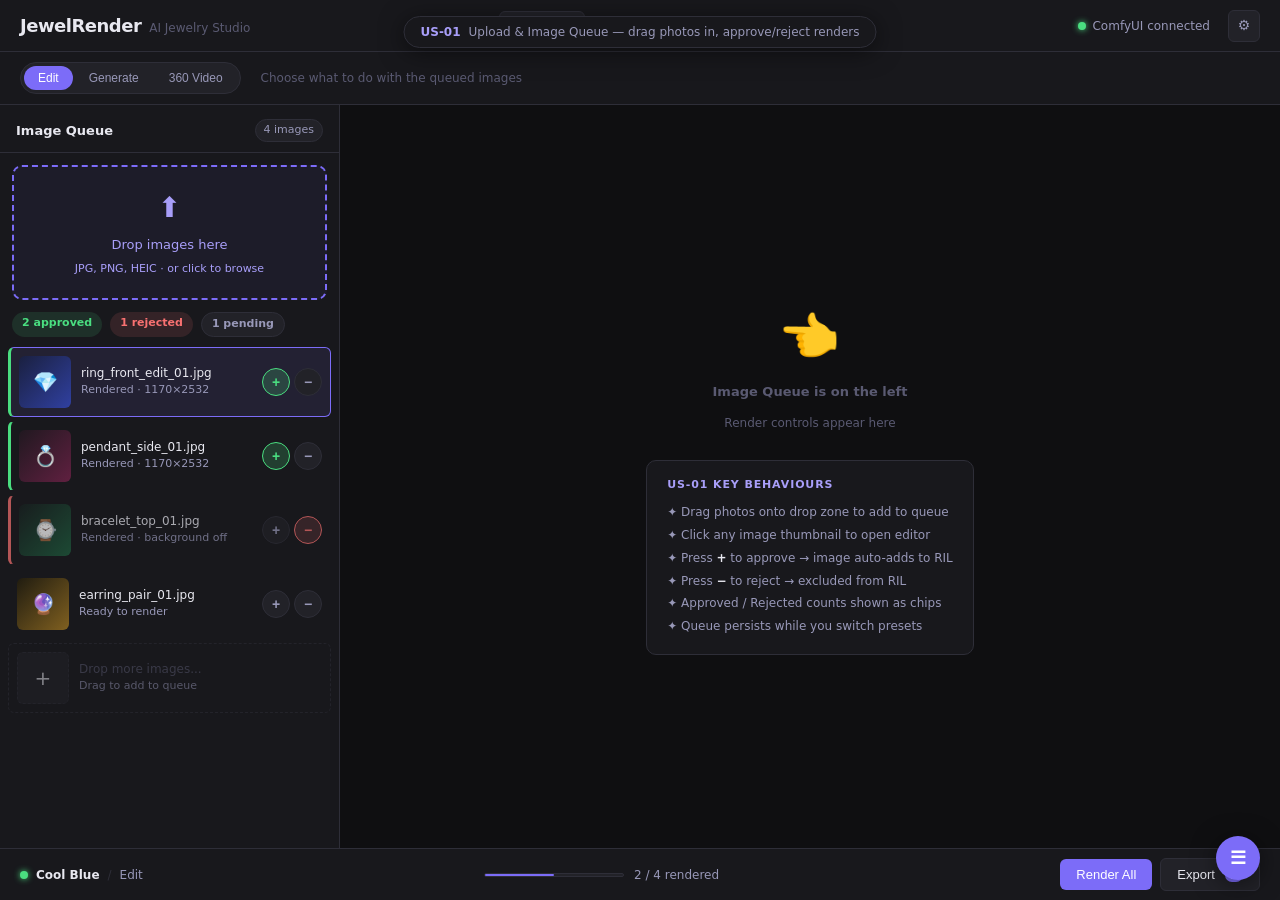
<file: mockups/us-01-queue.html>
<!DOCTYPE html>
<html lang="en">
<head>
  <meta charset="UTF-8">
  <meta name="viewport" content="width=device-width, initial-scale=1.0">
  <title>US-01 — Upload &amp; Queue · JewelRender</title>
  <link rel="stylesheet" href="shared.css">
  <style>
    body { display: flex; flex-direction: column; height: 100vh; overflow: hidden; }

    /* Header */
    .header {
      display: flex; align-items: center; justify-content: space-between;
      padding: 0 20px; height: 52px; background: var(--bg2);
      border-bottom: 1px solid var(--border); flex-shrink: 0;
    }
    .logo-wrap { display: flex; align-items: baseline; gap: 8px; }
    .logo { font-size: 18px; font-weight: 800; letter-spacing: -0.5px; color: var(--text); }
    .tagline { font-size: 12px; color: var(--muted); }
    .preset-tabs { display: flex; gap: 4px; }
    .tab {
      padding: 6px 14px; border-radius: var(--radius-sm); font-size: 13px;
      font-weight: 500; cursor: pointer; border: 1px solid transparent;
      color: var(--text2); background: none; transition: all 0.15s;
    }
    .tab.active { background: var(--bg3); border-color: var(--border); color: var(--text); }
    .tab-add { padding: 6px 10px; color: var(--muted); }
    .conn-badge { display: flex; align-items: center; gap: 6px; font-size: 12px; color: var(--text2); }
    .settings-icon { width: 32px; height: 32px; border-radius: var(--radius-sm); background: var(--bg3); border: 1px solid var(--border); display: flex; align-items: center; justify-content: center; cursor: pointer; color: var(--text2); margin-left: 8px; }

    /* Mode pill */
    .mode-bar { padding: 10px 20px; display: flex; align-items: center; gap: 8px; background: var(--bg2); border-bottom: 1px solid var(--border); flex-shrink: 0; }
    .mode-pills { display: flex; background: var(--bg3); border-radius: 20px; padding: 3px; gap: 2px; border: 1px solid var(--border); }
    .pill { padding: 5px 14px; border-radius: 20px; font-size: 12px; font-weight: 500; cursor: pointer; color: var(--text2); border: none; background: none; transition: all 0.15s; }
    .pill.active { background: var(--accent); color: #fff; }

    /* Workspace */
    .workspace { display: flex; flex: 1; overflow: hidden; }

    /* Left panel */
    .panel-left { width: 340px; flex-shrink: 0; border-right: 1px solid var(--border); display: flex; flex-direction: column; background: var(--bg2); overflow: hidden; }
    .panel-header { padding: 14px 16px 10px; display: flex; align-items: center; justify-content: space-between; border-bottom: 1px solid var(--border); flex-shrink: 0; }
    .panel-title { font-size: 13px; font-weight: 600; }
    .count-badge { font-size: 11px; color: var(--text2); background: var(--bg3); border: 1px solid var(--border); border-radius: 20px; padding: 2px 8px; }

    /* Drop zone */
    .drop-zone {
      margin: 12px; border: 2px dashed var(--border); border-radius: var(--radius);
      padding: 20px; text-align: center; cursor: pointer; transition: all 0.15s;
      color: var(--text2); flex-shrink: 0;
    }
    .drop-zone:hover, .drop-zone.active { border-color: var(--accent); background: rgba(124,108,248,0.06); color: var(--accent2); }
    .drop-icon { font-size: 28px; margin-bottom: 6px; }
    .drop-zone p { font-size: 13px; font-weight: 500; margin-bottom: 3px; }
    .drop-zone span { font-size: 11px; }

    /* Queue stats */
    .queue-stats { display: flex; gap: 8px; padding: 0 12px 10px; flex-shrink: 0; }
    .stat-chip { font-size: 11px; font-weight: 600; padding: 3px 10px; border-radius: 20px; }
    .stat-approved { background: rgba(74,222,128,0.12); color: var(--green); }
    .stat-rejected { background: rgba(248,113,113,0.12); color: var(--red); }
    .stat-pending  { background: var(--bg3); color: var(--text2); border: 1px solid var(--border); }

    /* Queue list */
    .queue-list { flex: 1; overflow-y: auto; padding: 0 8px 8px; }
    .queue-item {
      display: flex; align-items: center; gap: 10px;
      padding: 8px; border-radius: var(--radius-sm);
      border: 1px solid transparent; cursor: pointer;
      transition: all 0.1s; margin-bottom: 4px;
    }
    .queue-item:hover { background: var(--bg3); border-color: var(--border); }
    .queue-item.selected { background: rgba(124,108,248,0.1); border-color: var(--accent); }
    .queue-item.approved { border-left: 3px solid var(--green); }
    .queue-item.rejected { border-left: 3px solid var(--red); opacity: 0.7; }
    .queue-thumb {
      width: 52px; height: 52px; border-radius: 6px; flex-shrink: 0;
      display: flex; align-items: center; justify-content: center; font-size: 20px;
    }
    .queue-thumb-1 { background: linear-gradient(135deg, #1a2040, #3040a0); }
    .queue-thumb-2 { background: linear-gradient(135deg, #201820, #602040); }
    .queue-thumb-3 { background: linear-gradient(135deg, #182020, #206040); }
    .queue-thumb-4 { background: linear-gradient(135deg, #201c10, #806020); }
    .queue-thumb-new { background: var(--bg3); border: 1px dashed var(--border); }
    .queue-info { flex: 1; min-width: 0; }
    .queue-name { font-size: 12px; font-weight: 500; display: block; white-space: nowrap; overflow: hidden; text-overflow: ellipsis; }
    .queue-meta { font-size: 11px; color: var(--text2); display: block; }
    .queue-actions { display: flex; gap: 4px; flex-shrink: 0; }
    .fb-btn {
      width: 28px; height: 28px; border-radius: 50%; border: 1px solid var(--border);
      background: var(--bg3); color: var(--text2); font-size: 14px; font-weight: 700;
      cursor: pointer; display: flex; align-items: center; justify-content: center;
      transition: all 0.15s;
    }
    .fb-btn.approve:hover, .fb-btn.approve.on { background: rgba(74,222,128,0.2); border-color: var(--green); color: var(--green); }
    .fb-btn.reject:hover, .fb-btn.reject.on  { background: rgba(248,113,113,0.2); border-color: var(--red);   color: var(--red); }
    .fb-btn.approve.on, .fb-btn.reject.on { opacity: 1; }

    /* Right panel placeholder */
    .panel-right { flex: 1; background: var(--bg); display: flex; align-items: center; justify-content: center; flex-direction: column; gap: 12px; color: var(--muted); }
    .panel-right-hint { font-size: 13px; }
    .panel-right-sub  { font-size: 12px; }

    /* Bottom bar */
    .bottom-bar {
      display: flex; align-items: center; justify-content: space-between;
      padding: 0 20px; height: 52px; background: var(--bg2);
      border-top: 1px solid var(--border); flex-shrink: 0;
    }
    .bar-label { font-size: 12px; color: var(--text2); display: flex; gap: 8px; align-items: center; }
    .bar-label strong { color: var(--text); }
    .progress-wrap { display: flex; align-items: center; gap: 10px; }
    .progress-bar { width: 140px; height: 4px; background: var(--bg3); border-radius: 2px; border: 1px solid var(--border); }
    .progress-fill { height: 100%; background: var(--accent); border-radius: 2px; width: 0%; }
    .progress-text { font-size: 12px; color: var(--text2); }
    .bar-actions { display: flex; gap: 8px; align-items: center; }
    .export-count {
      background: var(--accent); color: #fff; font-size: 11px; font-weight: 700;
      padding: 1px 6px; border-radius: 10px; margin-left: 4px;
    }

    /* Annotation */
    .annotation {
      position: absolute; background: rgba(251,191,36,0.15); border: 1px solid rgba(251,191,36,0.4);
      border-radius: var(--radius-sm); padding: 6px 10px; font-size: 11px; color: var(--amber);
      pointer-events: none;
    }
  </style>
</head>
<body>
  <div class="story-badge"><strong>US-01</strong> Upload &amp; Image Queue — drag photos in, approve/reject renders</div>

  <!-- Header -->
  <div class="header">
    <div class="logo-wrap">
      <span class="logo">JewelRender</span>
      <span class="tagline">AI Jewelry Studio</span>
    </div>
    <div class="preset-tabs">
      <button class="tab active">Cool Blue</button>
      <button class="tab">White Retail</button>
      <button class="tab">Yashica Film</button>
      <button class="tab tab-add">+</button>
    </div>
    <div style="display:flex;align-items:center;gap:10px">
      <div class="conn-badge"><span class="dot dot-green"></span>ComfyUI connected</div>
      <div class="settings-icon">⚙</div>
    </div>
  </div>

  <!-- Mode bar -->
  <div class="mode-bar">
    <div class="mode-pills">
      <button class="pill active">Edit</button>
      <button class="pill">Generate</button>
      <button class="pill">360 Video</button>
    </div>
    <span style="font-size:12px;color:var(--muted);margin-left:12px">Choose what to do with the queued images</span>
  </div>

  <!-- Workspace -->
  <div class="workspace">
    <!-- Left panel: Queue -->
    <div class="panel-left">
      <div class="panel-header">
        <span class="panel-title">Image Queue</span>
        <span class="count-badge">4 images</span>
      </div>

      <div class="drop-zone active">
        <div class="drop-icon">⬆</div>
        <p>Drop images here</p>
        <span>JPG, PNG, HEIC · or click to browse</span>
      </div>

      <div class="queue-stats">
        <span class="stat-chip stat-approved">2 approved</span>
        <span class="stat-chip stat-rejected">1 rejected</span>
        <span class="stat-chip stat-pending">1 pending</span>
      </div>

      <div class="queue-list">
        <div class="queue-item approved selected">
          <div class="queue-thumb queue-thumb-1">💎</div>
          <div class="queue-info">
            <span class="queue-name">ring_front_edit_01.jpg</span>
            <span class="queue-meta">Rendered · 1170×2532</span>
          </div>
          <div class="queue-actions">
            <button class="fb-btn approve on">+</button>
            <button class="fb-btn reject">−</button>
          </div>
        </div>

        <div class="queue-item approved">
          <div class="queue-thumb queue-thumb-2">💍</div>
          <div class="queue-info">
            <span class="queue-name">pendant_side_01.jpg</span>
            <span class="queue-meta">Rendered · 1170×2532</span>
          </div>
          <div class="queue-actions">
            <button class="fb-btn approve on">+</button>
            <button class="fb-btn reject">−</button>
          </div>
        </div>

        <div class="queue-item rejected">
          <div class="queue-thumb queue-thumb-3">⌚</div>
          <div class="queue-info">
            <span class="queue-name">bracelet_top_01.jpg</span>
            <span class="queue-meta">Rendered · background off</span>
          </div>
          <div class="queue-actions">
            <button class="fb-btn approve">+</button>
            <button class="fb-btn reject on">−</button>
          </div>
        </div>

        <div class="queue-item">
          <div class="queue-thumb queue-thumb-4">🔮</div>
          <div class="queue-info">
            <span class="queue-name">earring_pair_01.jpg</span>
            <span class="queue-meta">Ready to render</span>
          </div>
          <div class="queue-actions">
            <button class="fb-btn approve">+</button>
            <button class="fb-btn reject">−</button>
          </div>
        </div>

        <div class="queue-item" style="border:1px dashed var(--border);opacity:0.5">
          <div class="queue-thumb queue-thumb-new" style="width:52px;height:52px">+</div>
          <div class="queue-info">
            <span class="queue-name" style="color:var(--muted)">Drop more images...</span>
            <span class="queue-meta">Drag to add to queue</span>
          </div>
        </div>
      </div>
    </div>

    <!-- Right panel: hint -->
    <div class="panel-right">
      <div style="font-size:48px">👈</div>
      <div class="panel-right-hint" style="font-weight:600">Image Queue is on the left</div>
      <div class="panel-right-sub" style="color:var(--muted)">Render controls appear here</div>
      <div style="margin-top:16px;background:var(--bg2);border:1px solid var(--border);border-radius:var(--radius);padding:16px 20px;max-width:340px">
        <div style="font-size:11px;font-weight:700;letter-spacing:0.08em;color:var(--accent2);margin-bottom:8px">US-01 KEY BEHAVIOURS</div>
        <ul style="font-size:12px;color:var(--text2);line-height:1.9;list-style:none">
          <li>✦ Drag photos onto drop zone to add to queue</li>
          <li>✦ Click any image thumbnail to open editor</li>
          <li>✦ Press <strong style="color:var(--text)">+</strong> to approve → image auto-adds to RIL</li>
          <li>✦ Press <strong style="color:var(--text)">−</strong> to reject → excluded from RIL</li>
          <li>✦ Approved / Rejected counts shown as chips</li>
          <li>✦ Queue persists while you switch presets</li>
        </ul>
      </div>
    </div>
  </div>

  <!-- Bottom bar -->
  <div class="bottom-bar">
    <div class="bar-label">
      <span class="dot dot-green"></span>
      <strong>Cool Blue</strong>
      <span style="color:var(--border)">/</span>
      Edit
    </div>
    <div class="progress-wrap">
      <div class="progress-bar"><div class="progress-fill" style="width:50%"></div></div>
      <span class="progress-text">2 / 4 rendered</span>
    </div>
    <div class="bar-actions">
      <button class="btn btn-primary">Render All</button>
      <button class="btn btn-secondary">
        Export <span class="export-count">2</span>
      </button>
    </div>
  </div>

  <script src="nav.js"></script>
</body>
</html>
</file>
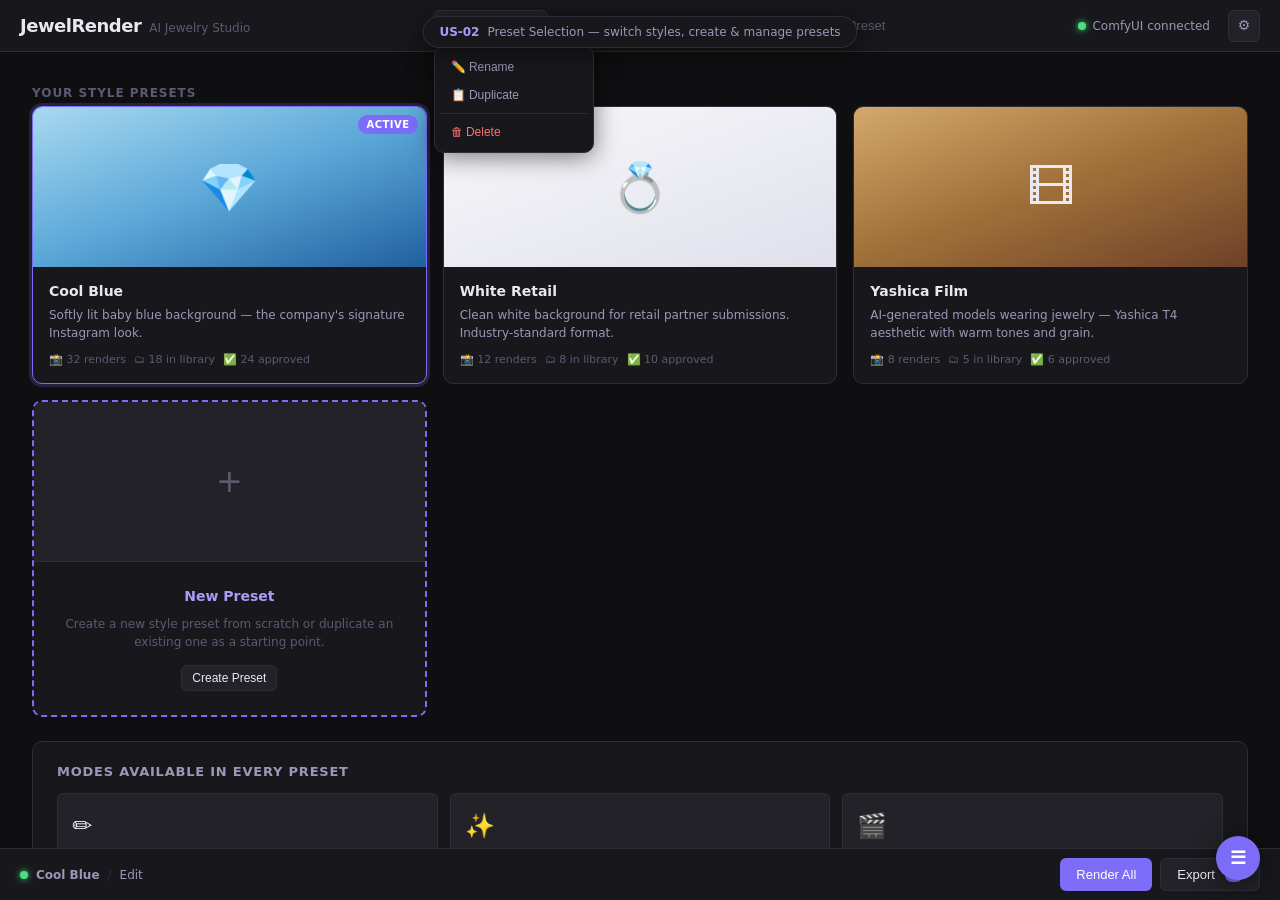
<file: mockups/us-02-presets.html>
<!DOCTYPE html>
<html lang="en">
<head>
  <meta charset="UTF-8">
  <meta name="viewport" content="width=device-width, initial-scale=1.0">
  <title>US-02 — Preset Selection · JewelRender</title>
  <link rel="stylesheet" href="shared.css">
  <style>
    body { display: flex; flex-direction: column; height: 100vh; overflow: hidden; }

    .header { display: flex; align-items: center; justify-content: space-between; padding: 0 20px; height: 52px; background: var(--bg2); border-bottom: 1px solid var(--border); flex-shrink: 0; }
    .logo-wrap { display: flex; align-items: baseline; gap: 8px; }
    .logo { font-size: 18px; font-weight: 800; letter-spacing: -0.5px; }
    .tagline { font-size: 12px; color: var(--muted); }

    /* Preset tabs */
    .preset-area { display: flex; align-items: center; gap: 4px; }
    .tab {
      padding: 7px 16px; border-radius: var(--radius-sm);
      font-size: 13px; font-weight: 500; cursor: pointer;
      border: 1px solid transparent; color: var(--text2);
      background: none; transition: all 0.15s; position: relative;
      display: flex; align-items: center; gap: 6px;
    }
    .tab.active { background: var(--bg3); border-color: var(--border); color: var(--text); }
    .tab:hover:not(.active) { background: var(--bg3); }
    .tab-dot { width: 8px; height: 8px; border-radius: 50%; flex-shrink: 0; }
    .tab-cool-blue .tab-dot   { background: #60a5fa; }
    .tab-white-retail .tab-dot { background: #e8e8f0; }
    .tab-yashica .tab-dot { background: var(--amber); }
    .tab-more { padding: 7px 10px; color: var(--muted); }
    .tab-options { font-size: 10px; color: var(--muted); opacity: 0.6; }

    /* Tab context menu */
    .tab-menu {
      position: absolute; top: calc(100% + 6px); left: 0; z-index: 100;
      background: var(--bg2); border: 1px solid var(--border);
      border-radius: var(--radius); padding: 6px;
      box-shadow: var(--shadow); min-width: 160px;
    }
    .tab-menu-item {
      display: flex; align-items: center; gap: 8px;
      padding: 7px 10px; border-radius: var(--radius-sm);
      font-size: 12px; color: var(--text2); cursor: pointer;
    }
    .tab-menu-item:hover { background: var(--bg3); color: var(--text); }
    .tab-menu-item.danger { color: var(--red); }
    .tab-menu-item.danger:hover { background: rgba(248,113,113,0.1); }
    .tab-menu-sep { height: 1px; background: var(--border); margin: 4px 0; }

    .conn-badge { display: flex; align-items: center; gap: 6px; font-size: 12px; color: var(--text2); }
    .settings-icon { width: 32px; height: 32px; border-radius: var(--radius-sm); background: var(--bg3); border: 1px solid var(--border); display: flex; align-items: center; justify-content: center; cursor: pointer; color: var(--text2); margin-left: 8px; }

    /* Preset showcase */
    .showcase { flex: 1; overflow-y: auto; padding: 32px; display: flex; flex-direction: column; gap: 24px; }
    .showcase-title { font-size: 12px; font-weight: 700; letter-spacing: 0.08em; color: var(--muted); text-transform: uppercase; margin-bottom: 4px; }

    .preset-cards { display: grid; grid-template-columns: repeat(3, 1fr); gap: 16px; }
    .preset-card {
      background: var(--bg2); border: 1px solid var(--border);
      border-radius: var(--radius); overflow: hidden;
      transition: all 0.15s; cursor: pointer;
    }
    .preset-card:hover { border-color: var(--accent); transform: translateY(-2px); box-shadow: var(--shadow); }
    .preset-card.active { border-color: var(--accent); box-shadow: 0 0 0 3px rgba(124,108,248,0.2); }
    .preset-preview {
      height: 160px; display: flex; align-items: center; justify-content: center;
      font-size: 48px; position: relative;
    }
    .preview-cool-blue    { background: linear-gradient(160deg, #a8d8f0 0%, #5ba8d8 50%, #2060a0 100%); }
    .preview-white-retail { background: linear-gradient(160deg, #f8f8fa 0%, #e0e0ec 100%); }
    .preview-yashica      { background: linear-gradient(160deg, #d4a86a 0%, #a0703a 50%, #704028 100%); }
    .preview-new          { background: var(--bg3); border-bottom: 1px solid var(--border); font-size: 32px; color: var(--muted); }
    .active-ring {
      position: absolute; top: 8px; right: 8px;
      background: var(--accent); color: #fff; font-size: 10px; font-weight: 700;
      padding: 2px 8px; border-radius: 20px; letter-spacing: 0.05em;
    }
    .preset-info { padding: 14px 16px; }
    .preset-name { font-size: 14px; font-weight: 600; margin-bottom: 4px; }
    .preset-desc { font-size: 12px; color: var(--text2); line-height: 1.5; margin-bottom: 10px; }
    .preset-meta { display: flex; gap: 8px; font-size: 11px; color: var(--muted); }
    .preset-meta span { display: flex; align-items: center; gap: 4px; }

    /* New preset dialog */
    .new-preset-dialog {
      background: var(--bg2); border: 2px dashed var(--accent);
      border-radius: var(--radius);
    }
    .new-preset-dialog .preset-info { display: flex; flex-direction: column; align-items: center; padding: 24px; text-align: center; }
    .new-preset-dialog .preset-name { color: var(--accent2); margin-bottom: 8px; }

    /* Mode overview */
    .mode-overview { background: var(--bg2); border: 1px solid var(--border); border-radius: var(--radius); padding: 20px 24px; }
    .mode-grid { display: grid; grid-template-columns: repeat(3, 1fr); gap: 12px; margin-top: 12px; }
    .mode-card { background: var(--bg3); border-radius: var(--radius-sm); padding: 14px; border: 1px solid var(--border); }
    .mode-icon { font-size: 24px; margin-bottom: 8px; }
    .mode-name { font-size: 13px; font-weight: 600; margin-bottom: 4px; }
    .mode-desc { font-size: 11px; color: var(--text2); line-height: 1.5; }

    .bottom-bar { display: flex; align-items: center; justify-content: space-between; padding: 0 20px; height: 52px; background: var(--bg2); border-top: 1px solid var(--border); flex-shrink: 0; }
    .bar-label { font-size: 12px; color: var(--text2); display: flex; gap: 8px; align-items: center; }
    .bar-actions { display: flex; gap: 8px; }
    .export-count { background: var(--accent); color: #fff; font-size: 11px; font-weight: 700; padding: 1px 6px; border-radius: 10px; margin-left: 4px; }
  </style>
</head>
<body>
  <div class="story-badge"><strong>US-02</strong> Preset Selection — switch styles, create &amp; manage presets</div>

  <div class="header">
    <div class="logo-wrap">
      <span class="logo">JewelRender</span>
      <span class="tagline">AI Jewelry Studio</span>
    </div>
    <div class="preset-area">
      <button class="tab active tab-cool-blue">
        <span class="tab-dot"></span>Cool Blue
        <span class="tab-options">▾</span>
        <!-- Context menu shown for demo -->
        <div class="tab-menu">
          <div class="tab-menu-item">✏️  Rename</div>
          <div class="tab-menu-item">📋  Duplicate</div>
          <div class="tab-menu-sep"></div>
          <div class="tab-menu-item danger">🗑  Delete</div>
        </div>
      </button>
      <button class="tab tab-white-retail">
        <span class="tab-dot"></span>White Retail
      </button>
      <button class="tab tab-yashica">
        <span class="tab-dot"></span>Yashica Film
      </button>
      <button class="tab tab-more">+ Add Preset</button>
    </div>
    <div style="display:flex;align-items:center;gap:10px">
      <div class="conn-badge"><span class="dot dot-green"></span>ComfyUI connected</div>
      <div class="settings-icon">⚙</div>
    </div>
  </div>

  <div class="showcase">
    <div>
      <p class="showcase-title">Your Style Presets</p>
      <div class="preset-cards">
        <div class="preset-card active">
          <div class="preset-preview preview-cool-blue">
            💎<div class="active-ring">ACTIVE</div>
          </div>
          <div class="preset-info">
            <div class="preset-name">Cool Blue</div>
            <div class="preset-desc">Softly lit baby blue background — the company's signature Instagram look.</div>
            <div class="preset-meta">
              <span>📸 32 renders</span>
              <span>🗂 18 in library</span>
              <span>✅ 24 approved</span>
            </div>
          </div>
        </div>

        <div class="preset-card">
          <div class="preset-preview preview-white-retail">💍</div>
          <div class="preset-info">
            <div class="preset-name">White Retail</div>
            <div class="preset-desc">Clean white background for retail partner submissions. Industry-standard format.</div>
            <div class="preset-meta">
              <span>📸 12 renders</span>
              <span>🗂 8 in library</span>
              <span>✅ 10 approved</span>
            </div>
          </div>
        </div>

        <div class="preset-card">
          <div class="preset-preview preview-yashica">🎞</div>
          <div class="preset-info">
            <div class="preset-name">Yashica Film</div>
            <div class="preset-desc">AI-generated models wearing jewelry — Yashica T4 aesthetic with warm tones and grain.</div>
            <div class="preset-meta">
              <span>📸 8 renders</span>
              <span>🗂 5 in library</span>
              <span>✅ 6 approved</span>
            </div>
          </div>
        </div>

        <div class="preset-card new-preset-dialog">
          <div class="preset-preview preview-new">+</div>
          <div class="preset-info">
            <div class="preset-name" style="color:var(--accent2)">New Preset</div>
            <div class="preset-desc" style="color:var(--muted)">Create a new style preset from scratch or duplicate an existing one as a starting point.</div>
            <button class="btn btn-secondary btn-sm" style="margin-top:4px">Create Preset</button>
          </div>
        </div>
      </div>
    </div>

    <div class="mode-overview">
      <h3>Modes available in every preset</h3>
      <div class="mode-grid">
        <div class="mode-card">
          <div class="mode-icon">✏️</div>
          <div class="mode-name">Edit</div>
          <div class="mode-desc">Selectively change background, metal or stone in an existing photo.</div>
        </div>
        <div class="mode-card">
          <div class="mode-icon">✨</div>
          <div class="mode-name">Generate</div>
          <div class="mode-desc">Create a brand-new product image from a text prompt and references.</div>
        </div>
        <div class="mode-card">
          <div class="mode-icon">🎬</div>
          <div class="mode-name">360 Video</div>
          <div class="mode-desc">Generate a seamless rotating MP4 loop from three key-angle photos.</div>
        </div>
      </div>
    </div>
  </div>

  <div class="bottom-bar">
    <div class="bar-label">
      <span class="dot dot-green"></span>
      <strong>Cool Blue</strong>
      <span style="color:var(--border)">/</span>
      Edit
    </div>
    <div class="bar-actions">
      <button class="btn btn-primary">Render All</button>
      <button class="btn btn-secondary">Export <span class="export-count">2</span></button>
    </div>
  </div>

  <script src="nav.js"></script>
</body>
</html>
</file>
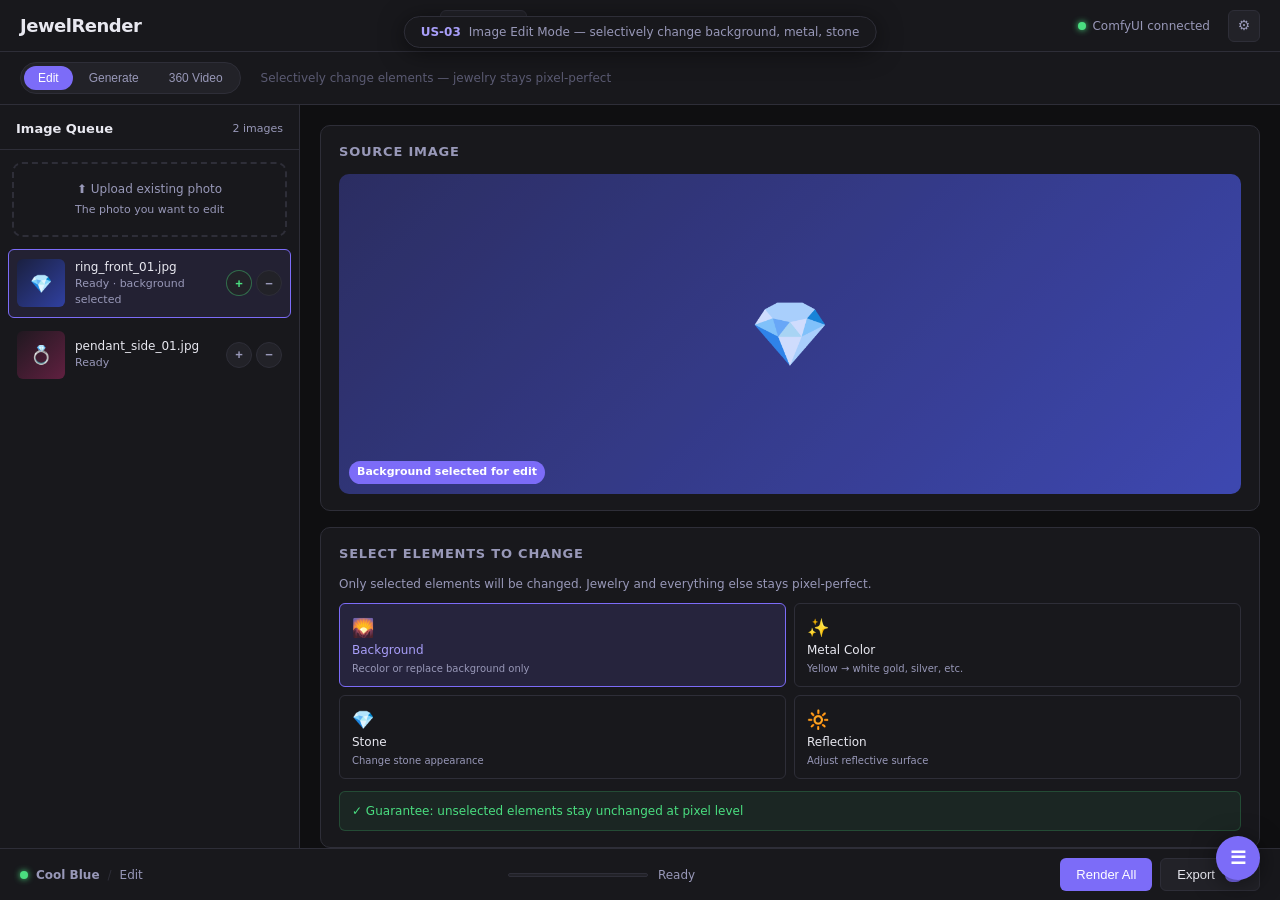
<file: mockups/us-03-edit.html>
<!DOCTYPE html>
<html lang="en">
<head>
  <meta charset="UTF-8">
  <meta name="viewport" content="width=device-width, initial-scale=1.0">
  <title>US-03 — Image Edit Mode · JewelRender</title>
  <link rel="stylesheet" href="shared.css">
  <style>
    body { display: flex; flex-direction: column; height: 100vh; overflow: hidden; }
    .header { display: flex; align-items: center; justify-content: space-between; padding: 0 20px; height: 52px; background: var(--bg2); border-bottom: 1px solid var(--border); flex-shrink: 0; }
    .logo { font-size: 18px; font-weight: 800; letter-spacing: -0.5px; }
    .preset-tabs { display: flex; gap: 4px; }
    .tab { padding: 7px 14px; border-radius: var(--radius-sm); font-size: 13px; font-weight: 500; cursor: pointer; border: 1px solid transparent; color: var(--text2); background: none; transition: all 0.15s; }
    .tab.active { background: var(--bg3); border-color: var(--border); color: var(--text); }
    .conn-badge { display: flex; align-items: center; gap: 6px; font-size: 12px; color: var(--text2); }
    .settings-icon { width: 32px; height: 32px; border-radius: var(--radius-sm); background: var(--bg3); border: 1px solid var(--border); display: flex; align-items: center; justify-content: center; cursor: pointer; color: var(--text2); margin-left: 8px; }

    .mode-bar { padding: 10px 20px; display: flex; align-items: center; gap: 8px; background: var(--bg2); border-bottom: 1px solid var(--border); flex-shrink: 0; }
    .mode-pills { display: flex; background: var(--bg3); border-radius: 20px; padding: 3px; gap: 2px; border: 1px solid var(--border); }
    .pill { padding: 5px 14px; border-radius: 20px; font-size: 12px; font-weight: 500; cursor: pointer; color: var(--text2); border: none; background: none; }
    .pill.active { background: var(--accent); color: #fff; }

    .workspace { display: flex; flex: 1; overflow: hidden; }

    /* Left panel */
    .panel-left { width: 300px; flex-shrink: 0; border-right: 1px solid var(--border); display: flex; flex-direction: column; background: var(--bg2); overflow: hidden; }
    .panel-header { padding: 14px 16px 10px; display: flex; align-items: center; justify-content: space-between; border-bottom: 1px solid var(--border); flex-shrink: 0; }
    .panel-title { font-size: 13px; font-weight: 600; }
    .drop-zone { margin: 12px; border: 2px dashed var(--border); border-radius: var(--radius); padding: 16px; text-align: center; cursor: pointer; color: var(--text2); flex-shrink: 0; }
    .drop-zone p { font-size: 12px; font-weight: 500; }
    .drop-zone span { font-size: 11px; }
    .queue-list { flex: 1; overflow-y: auto; padding: 0 8px 8px; }
    .queue-item { display: flex; align-items: center; gap: 10px; padding: 8px; border-radius: var(--radius-sm); border: 1px solid transparent; cursor: pointer; margin-bottom: 4px; }
    .queue-item.selected { background: rgba(124,108,248,0.1); border-color: var(--accent); }
    .queue-item:hover:not(.selected) { background: var(--bg3); border-color: var(--border); }
    .qthumb { width: 48px; height: 48px; border-radius: 6px; flex-shrink: 0; display: flex; align-items: center; justify-content: center; font-size: 18px; }
    .qt1 { background: linear-gradient(135deg, #1a2040, #3040a0); }
    .qt2 { background: linear-gradient(135deg, #201820, #602040); }
    .queue-info { flex: 1; min-width: 0; }
    .q-name { font-size: 12px; font-weight: 500; display: block; white-space: nowrap; overflow: hidden; text-overflow: ellipsis; }
    .q-meta { font-size: 11px; color: var(--text2); display: block; }
    .fb-btn { width: 26px; height: 26px; border-radius: 50%; border: 1px solid var(--border); background: var(--bg3); color: var(--text2); font-size: 13px; font-weight: 700; cursor: pointer; display: flex; align-items: center; justify-content: center; }

    /* Right panel */
    .panel-right { flex: 1; overflow-y: auto; padding: 20px; display: flex; flex-direction: column; gap: 16px; background: var(--bg); }
    .section { background: var(--bg2); border: 1px solid var(--border); border-radius: var(--radius); padding: 16px 18px; }

    /* Element selector */
    .element-grid { display: grid; grid-template-columns: 1fr 1fr; gap: 8px; margin-top: 8px; }
    .element-card {
      border: 1px solid var(--border); border-radius: var(--radius-sm);
      padding: 10px 12px; cursor: pointer; transition: all 0.15s;
      display: flex; align-items: center; gap: 8px; font-size: 12px;
    }
    .element-card:hover { border-color: var(--accent); background: rgba(124,108,248,0.05); }
    .element-card.selected { border-color: var(--accent); background: rgba(124,108,248,0.15); color: var(--accent2); }
    .element-card input { display: none; }
    .element-icon { font-size: 18px; }
    .element-name { font-weight: 500; }
    .element-desc { font-size: 10px; color: var(--text2); margin-top: 2px; }

    /* Preview */
    .image-preview-wrap { position: relative; }
    .image-preview { width: 100%; aspect-ratio: 9/16; max-height: 320px; background: linear-gradient(135deg, #1a2040, #3040a0); border-radius: var(--radius); display: flex; align-items: center; justify-content: center; font-size: 64px; position: relative; overflow: hidden; }
    .overlay-mask { position: absolute; inset: 0; background: rgba(124,108,248,0.18); display: flex; align-items: flex-end; justify-content: flex-start; padding: 10px; }
    .mask-label { background: var(--accent); color: #fff; font-size: 11px; font-weight: 600; padding: 3px 8px; border-radius: 20px; }

    /* Preset sliders */
    .slider-group { margin-top: 8px; }
    .slider-row { display: flex; align-items: center; gap: 10px; margin-bottom: 8px; }
    .slider-row label { font-size: 12px; color: var(--text2); width: 90px; flex-shrink: 0; }
    .slider-row .val { font-size: 12px; width: 26px; text-align: right; flex-shrink: 0; }

    /* Render button */
    .render-section { display: flex; gap: 10px; align-items: center; }

    .bottom-bar { display: flex; align-items: center; justify-content: space-between; padding: 0 20px; height: 52px; background: var(--bg2); border-top: 1px solid var(--border); flex-shrink: 0; }
    .bar-label { font-size: 12px; color: var(--text2); display: flex; gap: 8px; align-items: center; }
    .bar-actions { display: flex; gap: 8px; }
    .export-count { background: var(--accent); color: #fff; font-size: 11px; font-weight: 700; padding: 1px 6px; border-radius: 10px; margin-left: 4px; }
    .progress-wrap { display: flex; align-items: center; gap: 10px; }
    .progress-bar { width: 140px; height: 4px; background: var(--bg3); border-radius: 2px; border: 1px solid var(--border); }
    .progress-fill { height: 100%; background: var(--accent); border-radius: 2px; }
  </style>
</head>
<body>
  <div class="story-badge"><strong>US-03</strong> Image Edit Mode — selectively change background, metal, stone</div>

  <div class="header">
    <span class="logo">JewelRender</span>
    <div class="preset-tabs">
      <button class="tab active">Cool Blue</button>
      <button class="tab">White Retail</button>
      <button class="tab">Yashica Film</button>
      <button class="tab">+</button>
    </div>
    <div style="display:flex;align-items:center;gap:10px">
      <div class="conn-badge"><span class="dot dot-green"></span>ComfyUI connected</div>
      <div class="settings-icon">⚙</div>
    </div>
  </div>

  <div class="mode-bar">
    <div class="mode-pills">
      <button class="pill active">Edit</button>
      <button class="pill">Generate</button>
      <button class="pill">360 Video</button>
    </div>
    <span style="font-size:12px;color:var(--muted);margin-left:12px">Selectively change elements — jewelry stays pixel-perfect</span>
  </div>

  <div class="workspace">
    <!-- Left: queue -->
    <div class="panel-left">
      <div class="panel-header">
        <span class="panel-title">Image Queue</span>
        <span style="font-size:11px;color:var(--text2)">2 images</span>
      </div>
      <div class="drop-zone">
        <p>⬆ Upload existing photo</p>
        <span>The photo you want to edit</span>
      </div>
      <div class="queue-list">
        <div class="queue-item selected">
          <div class="qthumb qt1">💎</div>
          <div class="queue-info">
            <span class="q-name">ring_front_01.jpg</span>
            <span class="q-meta">Ready · background selected</span>
          </div>
          <div style="display:flex;gap:4px">
            <button class="fb-btn" style="color:var(--green);border-color:rgba(74,222,128,0.4)">+</button>
            <button class="fb-btn">−</button>
          </div>
        </div>
        <div class="queue-item">
          <div class="qthumb qt2">💍</div>
          <div class="queue-info">
            <span class="q-name">pendant_side_01.jpg</span>
            <span class="q-meta">Ready</span>
          </div>
          <div style="display:flex;gap:4px">
            <button class="fb-btn">+</button>
            <button class="fb-btn">−</button>
          </div>
        </div>
      </div>
    </div>

    <!-- Right: controls -->
    <div class="panel-right">

      <!-- Image preview with mask -->
      <div class="section">
        <h3>Source Image</h3>
        <div class="image-preview">
          💎
          <div class="overlay-mask">
            <span class="mask-label">Background selected for edit</span>
          </div>
        </div>
      </div>

      <!-- Element selector -->
      <div class="section">
        <h3>Select Elements to Change</h3>
        <p style="font-size:12px;color:var(--text2);margin-bottom:10px">Only selected elements will be changed. Jewelry and everything else stays pixel-perfect.</p>
        <div class="element-grid">
          <label class="element-card selected">
            <input type="checkbox" checked>
            <div>
              <span class="element-icon">🌄</span>
              <div class="element-name">Background</div>
              <div class="element-desc">Recolor or replace background only</div>
            </div>
          </label>
          <label class="element-card">
            <input type="checkbox">
            <div>
              <span class="element-icon">✨</span>
              <div class="element-name">Metal Color</div>
              <div class="element-desc">Yellow → white gold, silver, etc.</div>
            </div>
          </label>
          <label class="element-card">
            <input type="checkbox">
            <div>
              <span class="element-icon">💎</span>
              <div class="element-name">Stone</div>
              <div class="element-desc">Change stone appearance</div>
            </div>
          </label>
          <label class="element-card">
            <input type="checkbox">
            <div>
              <span class="element-icon">🔆</span>
              <div class="element-name">Reflection</div>
              <div class="element-desc">Adjust reflective surface</div>
            </div>
          </label>
        </div>
        <div style="margin-top:12px;padding:10px 12px;background:rgba(74,222,128,0.07);border:1px solid rgba(74,222,128,0.2);border-radius:var(--radius-sm);font-size:12px;color:var(--green)">
          ✓ Guarantee: unselected elements stay unchanged at pixel level
        </div>
      </div>

      <!-- Preset adjustments -->
      <div class="section">
        <h3>Preset Adjustments (Cool Blue)</h3>
        <div class="slider-group">
          <div class="slider-row"><label>Temperature</label><input type="range" min="-100" max="100" value="0"><span class="val">0</span></div>
          <div class="slider-row"><label>Saturation</label><input type="range" min="-100" max="100" value="0"><span class="val">0</span></div>
          <div class="slider-row"><label>Contrast</label><input type="range" min="-100" max="100" value="0"><span class="val">0</span></div>
          <div class="slider-row"><label>Sharpness</label><input type="range" min="-100" max="100" value="0"><span class="val">0</span></div>
          <div class="slider-row"><label>Grain</label><input type="range" min="-100" max="100" value="0"><span class="val">0</span></div>
        </div>
      </div>

      <div class="render-section">
        <button class="btn btn-primary" style="flex:1;justify-content:center;padding:12px">Render 2 Images</button>
        <button class="btn btn-secondary">⚙ Options</button>
      </div>
    </div>
  </div>

  <div class="bottom-bar">
    <div class="bar-label"><span class="dot dot-green"></span><strong>Cool Blue</strong><span style="color:var(--border)">/</span>Edit</div>
    <div class="progress-wrap"><div class="progress-bar"><div class="progress-fill" style="width:0"></div></div><span style="font-size:12px;color:var(--text2)">Ready</span></div>
    <div class="bar-actions">
      <button class="btn btn-primary">Render All</button>
      <button class="btn btn-secondary">Export <span class="export-count">0</span></button>
    </div>
  </div>

  <script src="nav.js"></script>
</body>
</html>
</file>
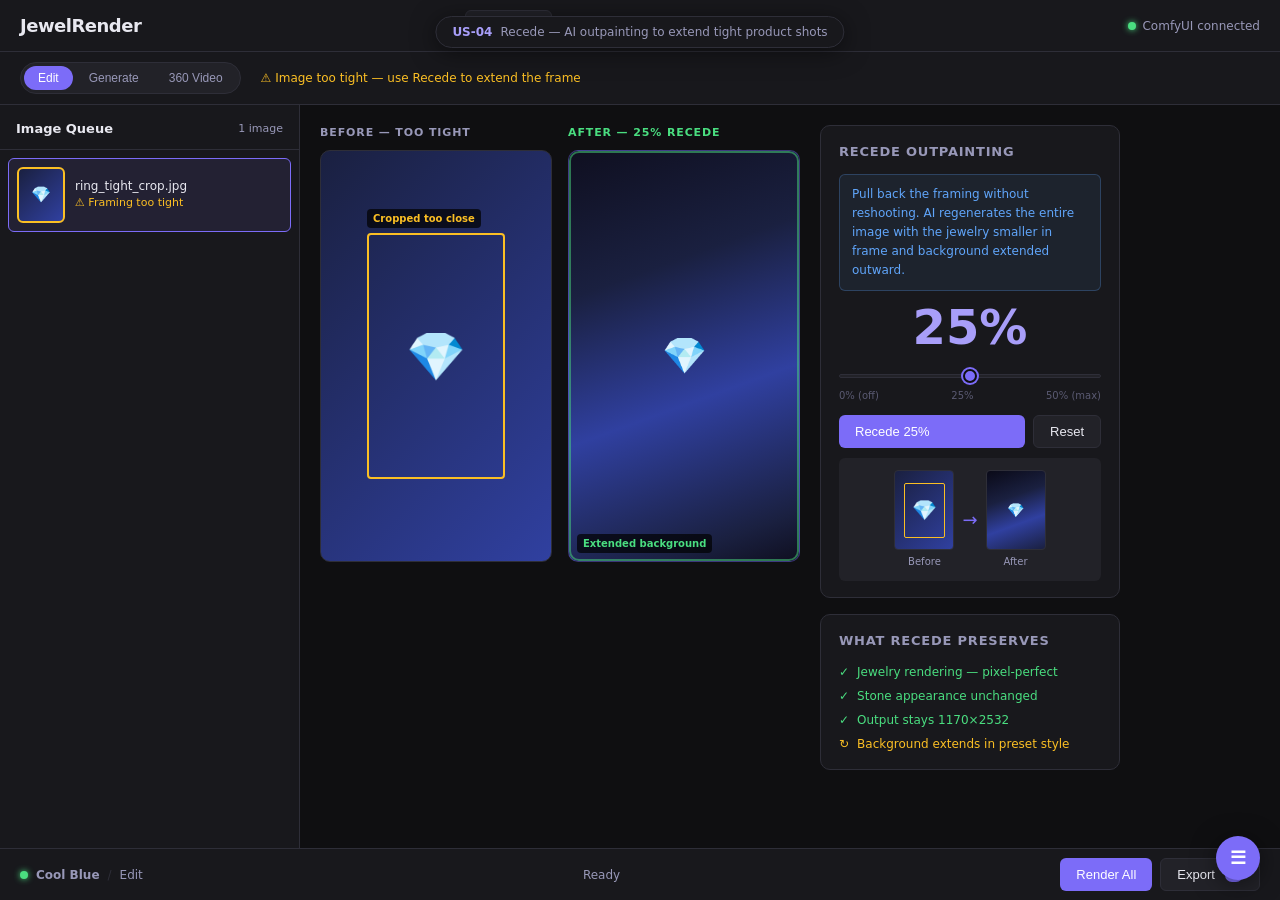
<file: mockups/us-04-recede.html>
<!DOCTYPE html>
<html lang="en">
<head>
  <meta charset="UTF-8">
  <meta name="viewport" content="width=device-width, initial-scale=1.0">
  <title>US-04 — Recede Outpainting · JewelRender</title>
  <link rel="stylesheet" href="shared.css">
  <style>
    body { display: flex; flex-direction: column; height: 100vh; overflow: hidden; }
    .header { display: flex; align-items: center; justify-content: space-between; padding: 0 20px; height: 52px; background: var(--bg2); border-bottom: 1px solid var(--border); flex-shrink: 0; }
    .logo { font-size: 18px; font-weight: 800; letter-spacing: -0.5px; }
    .preset-tabs { display: flex; gap: 4px; }
    .tab { padding: 7px 14px; border-radius: var(--radius-sm); font-size: 13px; font-weight: 500; cursor: pointer; border: 1px solid transparent; color: var(--text2); background: none; }
    .tab.active { background: var(--bg3); border-color: var(--border); color: var(--text); }
    .conn-badge { display: flex; align-items: center; gap: 6px; font-size: 12px; color: var(--text2); }

    .mode-bar { padding: 10px 20px; display: flex; align-items: center; gap: 8px; background: var(--bg2); border-bottom: 1px solid var(--border); flex-shrink: 0; }
    .mode-pills { display: flex; background: var(--bg3); border-radius: 20px; padding: 3px; gap: 2px; border: 1px solid var(--border); }
    .pill { padding: 5px 14px; border-radius: 20px; font-size: 12px; font-weight: 500; cursor: pointer; color: var(--text2); border: none; background: none; }
    .pill.active { background: var(--accent); color: #fff; }

    .workspace { display: flex; flex: 1; overflow: hidden; }
    .panel-left { width: 300px; flex-shrink: 0; border-right: 1px solid var(--border); display: flex; flex-direction: column; background: var(--bg2); overflow: hidden; }
    .panel-header { padding: 14px 16px 10px; display: flex; align-items: center; justify-content: space-between; border-bottom: 1px solid var(--border); flex-shrink: 0; }
    .panel-title { font-size: 13px; font-weight: 600; }
    .queue-list { flex: 1; overflow-y: auto; padding: 8px; }
    .queue-item { display: flex; align-items: center; gap: 10px; padding: 8px; border-radius: var(--radius-sm); border: 1px solid transparent; cursor: pointer; margin-bottom: 4px; }
    .queue-item.selected { background: rgba(124,108,248,0.1); border-color: var(--accent); }
    .qthumb { width: 48px; height: 56px; border-radius: 6px; flex-shrink: 0; display: flex; align-items: center; justify-content: center; font-size: 16px; }
    .qt-tight { background: linear-gradient(135deg, #1a2040, #3040a0); border: 2px solid var(--amber); }
    .queue-info { flex: 1; }
    .q-name { font-size: 12px; font-weight: 500; display: block; }
    .q-meta { font-size: 11px; color: var(--text2); display: block; }

    .panel-right { flex: 1; overflow-y: auto; padding: 20px; display: flex; gap: 20px; background: var(--bg); }

    /* Before/After preview */
    .preview-compare { display: flex; gap: 16px; flex: 1; max-width: 480px; }
    .preview-box { flex: 1; display: flex; flex-direction: column; gap: 8px; }
    .preview-label { font-size: 11px; font-weight: 700; letter-spacing: 0.08em; text-transform: uppercase; color: var(--text2); }
    .img-frame {
      border-radius: var(--radius); overflow: hidden;
      position: relative; display: flex; align-items: center; justify-content: center;
    }
    .img-before {
      aspect-ratio: 9/16; background: linear-gradient(135deg, #1a2040, #3040a0);
      border: 1px solid var(--border); font-size: 48px;
      /* Tight crop indicator */
    }
    .img-after {
      aspect-ratio: 9/16; background: linear-gradient(160deg, #0f0f20 0%, #1a2040 30%, #3040a0 60%, #1a2040 90%, #0f0f20 100%);
      border: 1px solid rgba(124,108,248,0.4); font-size: 36px;
    }
    .crop-indicator {
      position: absolute; inset: 20%; border: 2px solid var(--amber);
      border-radius: 4px; pointer-events: none;
    }
    .crop-label {
      position: absolute; top: calc(20% - 24px); left: 20%;
      font-size: 10px; color: var(--amber); font-weight: 700;
      background: rgba(0,0,0,0.7); padding: 2px 6px; border-radius: 4px;
    }
    .extended-label {
      position: absolute; inset: 0; border: 2px solid rgba(74,222,128,0.5);
      border-radius: var(--radius); pointer-events: none;
    }
    .ext-label {
      position: absolute; bottom: 8px; left: 8px;
      font-size: 10px; color: var(--green); font-weight: 700;
      background: rgba(0,0,0,0.7); padding: 2px 6px; border-radius: 4px;
    }

    /* Controls */
    .controls-col { width: 300px; flex-shrink: 0; display: flex; flex-direction: column; gap: 16px; }
    .section { background: var(--bg2); border: 1px solid var(--border); border-radius: var(--radius); padding: 16px 18px; }

    .recede-control { margin-top: 8px; }
    .recede-amount { font-size: 48px; font-weight: 800; text-align: center; color: var(--accent2); line-height: 1; margin: 12px 0; }
    .recede-slider-wrap { position: relative; margin-bottom: 12px; }
    .recede-slider-wrap input[type=range] { width: 100%; }
    .recede-labels { display: flex; justify-content: space-between; font-size: 10px; color: var(--muted); margin-top: 4px; }
    .recede-btn-wrap { display: flex; gap: 8px; }
    .recede-btn { flex: 1; }

    .effect-diagram {
      display: flex; align-items: center; justify-content: center; gap: 8px;
      padding: 12px; background: var(--bg3); border-radius: var(--radius-sm);
      margin-top: 10px;
    }
    .diagram-box { width: 60px; height: 80px; border-radius: 4px; display: flex; align-items: center; justify-content: center; font-size: 20px; border: 1px solid var(--border); position: relative; }
    .diagram-before { background: linear-gradient(135deg, #1a2040, #3040a0); }
    .diagram-after  { background: linear-gradient(160deg, #0a0a18 0%, #1a2040 35%, #3040a0 65%, #1a2040 100%); }
    .diagram-arrow { color: var(--accent); font-size: 18px; }
    .diagram-mini { position: absolute; inset: 15%; border: 1.5px solid var(--amber); border-radius: 2px; }
    .diagram-label { font-size: 10px; color: var(--text2); text-align: center; margin-top: 4px; }
    .diagram-wrap { display: flex; flex-direction: column; align-items: center; }

    /* Warning */
    .info-box { background: rgba(96,165,250,0.08); border: 1px solid rgba(96,165,250,0.25); border-radius: var(--radius-sm); padding: 10px 12px; font-size: 12px; color: var(--blue); line-height: 1.6; }

    .bottom-bar { display: flex; align-items: center; justify-content: space-between; padding: 0 20px; height: 52px; background: var(--bg2); border-top: 1px solid var(--border); flex-shrink: 0; }
    .bar-label { font-size: 12px; color: var(--text2); display: flex; gap: 8px; align-items: center; }
    .bar-actions { display: flex; gap: 8px; }
    .export-count { background: var(--accent); color: #fff; font-size: 11px; font-weight: 700; padding: 1px 6px; border-radius: 10px; margin-left: 4px; }
  </style>
</head>
<body>
  <div class="story-badge"><strong>US-04</strong> Recede — AI outpainting to extend tight product shots</div>

  <div class="header">
    <span class="logo">JewelRender</span>
    <div class="preset-tabs">
      <button class="tab active">Cool Blue</button>
      <button class="tab">White Retail</button>
      <button class="tab">Yashica Film</button>
      <button class="tab">+</button>
    </div>
    <div style="display:flex;align-items:center;gap:10px">
      <div class="conn-badge"><span class="dot dot-green"></span>ComfyUI connected</div>
    </div>
  </div>

  <div class="mode-bar">
    <div class="mode-pills">
      <button class="pill active">Edit</button>
      <button class="pill">Generate</button>
      <button class="pill">360 Video</button>
    </div>
    <span style="font-size:12px;color:var(--amber);margin-left:12px">⚠ Image too tight — use Recede to extend the frame</span>
  </div>

  <div class="workspace">
    <div class="panel-left">
      <div class="panel-header">
        <span class="panel-title">Image Queue</span>
        <span style="font-size:11px;color:var(--text2)">1 image</span>
      </div>
      <div class="queue-list">
        <div class="queue-item selected">
          <div class="qthumb qt-tight">💎</div>
          <div class="queue-info">
            <span class="q-name">ring_tight_crop.jpg</span>
            <span class="q-meta" style="color:var(--amber)">⚠ Framing too tight</span>
          </div>
        </div>
      </div>
    </div>

    <div class="panel-right">
      <!-- Before/After -->
      <div class="preview-compare">
        <div class="preview-box">
          <div class="preview-label">BEFORE — too tight</div>
          <div class="img-frame img-before">
            💎
            <div class="crop-indicator"></div>
            <div class="crop-label">Cropped too close</div>
          </div>
        </div>
        <div class="preview-box">
          <div class="preview-label" style="color:var(--green)">AFTER — 25% recede</div>
          <div class="img-frame img-after">
            💎
            <div class="extended-label"></div>
            <div class="ext-label">Extended background</div>
          </div>
        </div>
      </div>

      <!-- Controls -->
      <div class="controls-col">
        <div class="section">
          <h3>Recede Outpainting</h3>
          <div class="info-box">Pull back the framing without reshooting. AI regenerates the entire image with the jewelry smaller in frame and background extended outward.</div>

          <div class="recede-control">
            <div class="recede-amount">25%</div>
            <div class="recede-slider-wrap">
              <input type="range" min="0" max="50" value="25" style="width:100%">
              <div class="recede-labels"><span>0% (off)</span><span>25%</span><span>50% (max)</span></div>
            </div>
            <div class="recede-btn-wrap">
              <button class="btn btn-primary recede-btn">Recede 25%</button>
              <button class="btn btn-secondary">Reset</button>
            </div>
          </div>

          <div class="effect-diagram">
            <div class="diagram-wrap">
              <div class="diagram-box diagram-before">💎<div class="diagram-mini"></div></div>
              <div class="diagram-label">Before</div>
            </div>
            <div class="diagram-arrow">→</div>
            <div class="diagram-wrap">
              <div class="diagram-box diagram-after" style="font-size:14px">💎</div>
              <div class="diagram-label">After</div>
            </div>
          </div>
        </div>

        <div class="section">
          <h3>What Recede Preserves</h3>
          <div style="display:flex;flex-direction:column;gap:6px;font-size:12px">
            <div style="display:flex;align-items:center;gap:8px;color:var(--green)">✓ <span>Jewelry rendering — pixel-perfect</span></div>
            <div style="display:flex;align-items:center;gap:8px;color:var(--green)">✓ <span>Stone appearance unchanged</span></div>
            <div style="display:flex;align-items:center;gap:8px;color:var(--green)">✓ <span>Output stays 1170×2532</span></div>
            <div style="display:flex;align-items:center;gap:8px;color:var(--amber)">↻ <span>Background extends in preset style</span></div>
          </div>
        </div>
      </div>
    </div>
  </div>

  <div class="bottom-bar">
    <div class="bar-label"><span class="dot dot-green"></span><strong>Cool Blue</strong><span style="color:var(--border)">/</span>Edit</div>
    <div style="font-size:12px;color:var(--text2)">Ready</div>
    <div class="bar-actions">
      <button class="btn btn-primary">Render All</button>
      <button class="btn btn-secondary">Export <span class="export-count">0</span></button>
    </div>
  </div>

  <script src="nav.js"></script>
</body>
</html>
</file>
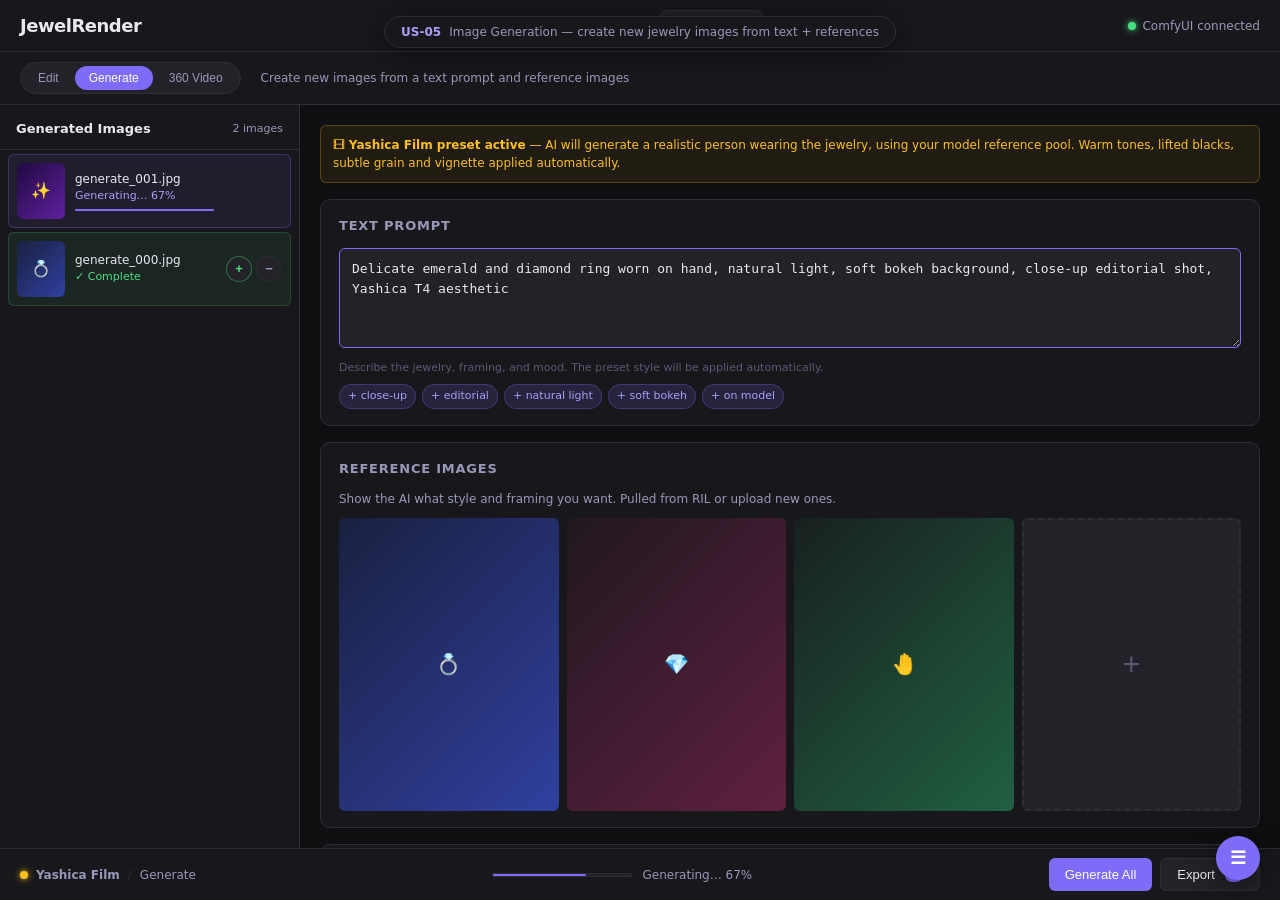
<file: mockups/us-05-generate.html>
<!DOCTYPE html>
<html lang="en">
<head>
  <meta charset="UTF-8">
  <meta name="viewport" content="width=device-width, initial-scale=1.0">
  <title>US-05 — Image Generation · JewelRender</title>
  <link rel="stylesheet" href="shared.css">
  <style>
    body { display: flex; flex-direction: column; height: 100vh; overflow: hidden; }
    .header { display: flex; align-items: center; justify-content: space-between; padding: 0 20px; height: 52px; background: var(--bg2); border-bottom: 1px solid var(--border); flex-shrink: 0; }
    .logo { font-size: 18px; font-weight: 800; letter-spacing: -0.5px; }
    .preset-tabs { display: flex; gap: 4px; }
    .tab { padding: 7px 14px; border-radius: var(--radius-sm); font-size: 13px; font-weight: 500; cursor: pointer; border: 1px solid transparent; color: var(--text2); background: none; }
    .tab.active { background: var(--bg3); border-color: var(--border); color: var(--text); }
    .conn-badge { display: flex; align-items: center; gap: 6px; font-size: 12px; color: var(--text2); }

    .mode-bar { padding: 10px 20px; display: flex; align-items: center; gap: 8px; background: var(--bg2); border-bottom: 1px solid var(--border); flex-shrink: 0; }
    .mode-pills { display: flex; background: var(--bg3); border-radius: 20px; padding: 3px; gap: 2px; border: 1px solid var(--border); }
    .pill { padding: 5px 14px; border-radius: 20px; font-size: 12px; font-weight: 500; cursor: pointer; color: var(--text2); border: none; background: none; }
    .pill.active { background: var(--accent); color: #fff; }

    .workspace { display: flex; flex: 1; overflow: hidden; }

    /* Left panel */
    .panel-left { width: 300px; flex-shrink: 0; border-right: 1px solid var(--border); display: flex; flex-direction: column; background: var(--bg2); overflow: hidden; }
    .panel-header { padding: 14px 16px 10px; display: flex; align-items: center; justify-content: space-between; border-bottom: 1px solid var(--border); flex-shrink: 0; }
    .panel-title { font-size: 13px; font-weight: 600; }
    .queue-empty { flex: 1; display: flex; flex-direction: column; align-items: center; justify-content: center; padding: 20px; text-align: center; color: var(--muted); gap: 8px; }
    .queue-empty-icon { font-size: 36px; }
    .queue-item { display: flex; align-items: center; gap: 10px; padding: 8px; border-radius: var(--radius-sm); border: 1px solid transparent; cursor: pointer; margin: 4px 8px; }
    .queue-item.generating { background: rgba(124,108,248,0.08); border-color: rgba(124,108,248,0.3); }
    .queue-item.done { background: rgba(74,222,128,0.07); border-color: rgba(74,222,128,0.2); }
    .qthumb { width: 48px; height: 56px; border-radius: 6px; flex-shrink: 0; display: flex; align-items: center; justify-content: center; font-size: 16px; }
    .qt-gen { background: linear-gradient(135deg, #200a40, #6020a0); }
    .qt-done { background: linear-gradient(135deg, #1a2040, #3040a0); }
    .queue-info { flex: 1; }
    .q-name { font-size: 12px; font-weight: 500; display: block; }
    .q-meta { font-size: 11px; color: var(--text2); display: block; }
    .fb-btn { width: 26px; height: 26px; border-radius: 50%; border: 1px solid var(--border); background: var(--bg3); color: var(--text2); font-size: 13px; font-weight: 700; cursor: pointer; display: flex; align-items: center; justify-content: center; }
    .progress-mini { height: 2px; background: var(--bg3); border-radius: 1px; margin-top: 4px; }
    .progress-mini-fill { height: 100%; background: var(--accent); border-radius: 1px; animation: pulse 1.5s ease-in-out infinite; }
    @keyframes pulse { 0%,100%{opacity:0.6} 50%{opacity:1} }

    /* Right panel */
    .panel-right { flex: 1; overflow-y: auto; padding: 20px; display: flex; gap: 20px; background: var(--bg); }
    .controls-col { flex: 1; display: flex; flex-direction: column; gap: 16px; }
    .section { background: var(--bg2); border: 1px solid var(--border); border-radius: var(--radius); padding: 16px 18px; }

    .prompt-area { position: relative; }
    .prompt-textarea {
      width: 100%; min-height: 100px; background: var(--bg3);
      border: 1px solid var(--accent); color: var(--text);
      border-radius: var(--radius-sm); padding: 10px 12px;
      font-size: 13px; resize: vertical; outline: none; line-height: 1.6;
    }
    .prompt-hint { font-size: 11px; color: var(--muted); margin-top: 6px; }
    .prompt-tags { display: flex; flex-wrap: wrap; gap: 6px; margin-top: 8px; }
    .prompt-tag {
      font-size: 11px; padding: 3px 8px; border-radius: 20px;
      background: rgba(124,108,248,0.15); border: 1px solid rgba(124,108,248,0.3);
      color: var(--accent2); cursor: pointer;
    }
    .prompt-tag:hover { background: rgba(124,108,248,0.25); }

    /* Reference images */
    .ref-grid { display: grid; grid-template-columns: repeat(4, 1fr); gap: 8px; margin-top: 10px; }
    .ref-thumb {
      aspect-ratio: 3/4; border-radius: var(--radius-sm); overflow: hidden;
      display: flex; align-items: center; justify-content: center;
      font-size: 20px; position: relative; cursor: pointer;
    }
    .ref-thumb:hover .ref-remove { opacity: 1; }
    .ref-1 { background: linear-gradient(135deg, #1a2040, #3040a0); }
    .ref-2 { background: linear-gradient(135deg, #201820, #602040); }
    .ref-3 { background: linear-gradient(135deg, #182020, #206040); }
    .ref-add { border: 2px dashed var(--border); background: var(--bg3); color: var(--muted); font-size: 24px; }
    .ref-add:hover { border-color: var(--accent); color: var(--accent2); }
    .ref-remove { position: absolute; top: 4px; right: 4px; width: 18px; height: 18px; background: rgba(0,0,0,0.7); border-radius: 50%; display: flex; align-items: center; justify-content: center; font-size: 10px; color: #fff; opacity: 0; transition: opacity 0.15s; }

    /* Preset sliders */
    .slider-row { display: flex; align-items: center; gap: 10px; margin-bottom: 8px; }
    .slider-row label { font-size: 12px; color: var(--text2); width: 90px; flex-shrink: 0; }
    .slider-row .val { font-size: 12px; width: 26px; text-align: right; flex-shrink: 0; }

    /* Yashica special notice */
    .yashica-note { background: rgba(251,191,36,0.08); border: 1px solid rgba(251,191,36,0.25); border-radius: var(--radius-sm); padding: 10px 12px; font-size: 12px; color: var(--amber); }

    .bottom-bar { display: flex; align-items: center; justify-content: space-between; padding: 0 20px; height: 52px; background: var(--bg2); border-top: 1px solid var(--border); flex-shrink: 0; }
    .bar-label { font-size: 12px; color: var(--text2); display: flex; gap: 8px; align-items: center; }
    .bar-actions { display: flex; gap: 8px; }
    .export-count { background: var(--accent); color: #fff; font-size: 11px; font-weight: 700; padding: 1px 6px; border-radius: 10px; margin-left: 4px; }
    .progress-wrap { display: flex; align-items: center; gap: 10px; }
    .progress-bar { width: 140px; height: 4px; background: var(--bg3); border-radius: 2px; border: 1px solid var(--border); }
    .progress-fill { height: 100%; background: var(--accent); border-radius: 2px; }
  </style>
</head>
<body>
  <div class="story-badge"><strong>US-05</strong> Image Generation — create new jewelry images from text + references</div>

  <div class="header">
    <span class="logo">JewelRender</span>
    <div class="preset-tabs">
      <button class="tab">Cool Blue</button>
      <button class="tab">White Retail</button>
      <button class="tab active">Yashica Film</button>
      <button class="tab">+</button>
    </div>
    <div style="display:flex;align-items:center;gap:10px">
      <div class="conn-badge"><span class="dot dot-green"></span>ComfyUI connected</div>
    </div>
  </div>

  <div class="mode-bar">
    <div class="mode-pills">
      <button class="pill">Edit</button>
      <button class="pill active">Generate</button>
      <button class="pill">360 Video</button>
    </div>
    <span style="font-size:12px;color:var(--text2);margin-left:12px">Create new images from a text prompt and reference images</span>
  </div>

  <div class="workspace">
    <!-- Left: queue showing generating + done -->
    <div class="panel-left">
      <div class="panel-header">
        <span class="panel-title">Generated Images</span>
        <span style="font-size:11px;color:var(--text2)">2 images</span>
      </div>
      <div style="flex:1;overflow-y:auto">
        <div class="queue-item generating">
          <div class="qthumb qt-gen">✨</div>
          <div class="queue-info">
            <span class="q-name">generate_001.jpg</span>
            <span class="q-meta" style="color:var(--accent2)">Generating… 67%</span>
            <div class="progress-mini"><div class="progress-mini-fill" style="width:67%"></div></div>
          </div>
        </div>
        <div class="queue-item done">
          <div class="qthumb qt-done">💍</div>
          <div class="queue-info">
            <span class="q-name">generate_000.jpg</span>
            <span class="q-meta" style="color:var(--green)">✓ Complete</span>
          </div>
          <div style="display:flex;gap:4px">
            <button class="fb-btn" style="color:var(--green);border-color:rgba(74,222,128,0.4)">+</button>
            <button class="fb-btn">−</button>
          </div>
        </div>
      </div>
    </div>

    <!-- Right: controls -->
    <div class="panel-right">
      <div class="controls-col">

        <!-- Yashica special notice -->
        <div class="yashica-note">
          🎞 <strong>Yashica Film preset active</strong> — AI will generate a realistic person wearing the jewelry, using your model reference pool. Warm tones, lifted blacks, subtle grain and vignette applied automatically.
        </div>

        <!-- Prompt -->
        <div class="section">
          <h3>Text Prompt</h3>
          <div class="prompt-area">
            <textarea class="prompt-textarea">Delicate emerald and diamond ring worn on hand, natural light, soft bokeh background, close-up editorial shot, Yashica T4 aesthetic</textarea>
          </div>
          <div class="prompt-hint">Describe the jewelry, framing, and mood. The preset style will be applied automatically.</div>
          <div class="prompt-tags">
            <span class="prompt-tag">+ close-up</span>
            <span class="prompt-tag">+ editorial</span>
            <span class="prompt-tag">+ natural light</span>
            <span class="prompt-tag">+ soft bokeh</span>
            <span class="prompt-tag">+ on model</span>
          </div>
        </div>

        <!-- Reference images -->
        <div class="section">
          <h3>Reference Images</h3>
          <p style="font-size:12px;color:var(--text2);margin-bottom:2px">Show the AI what style and framing you want. Pulled from RIL or upload new ones.</p>
          <div class="ref-grid">
            <div class="ref-thumb ref-1">💍<div class="ref-remove">✕</div></div>
            <div class="ref-thumb ref-2">💎<div class="ref-remove">✕</div></div>
            <div class="ref-thumb ref-3">🤚<div class="ref-remove">✕</div></div>
            <div class="ref-thumb ref-add">+</div>
          </div>
        </div>

        <!-- Preset adjustments -->
        <div class="section">
          <h3>Preset Adjustments (Yashica Film)</h3>
          <div>
            <div class="slider-row"><label>Temperature</label><input type="range" min="-100" max="100" value="15"><span class="val">+15</span></div>
            <div class="slider-row"><label>Saturation</label><input type="range" min="-100" max="100" value="10"><span class="val">+10</span></div>
            <div class="slider-row"><label>Contrast</label><input type="range" min="-100" max="100" value="5"><span class="val">+5</span></div>
            <div class="slider-row"><label>Sharpness</label><input type="range" min="-100" max="100" value="0"><span class="val">0</span></div>
            <div class="slider-row"><label>Grain</label><input type="range" min="-100" max="100" value="20"><span class="val">+20</span></div>
          </div>
        </div>

        <button class="btn btn-primary" style="width:100%;justify-content:center;padding:12px;font-size:14px">
          ✨ Generate Image
        </button>
      </div>
    </div>
  </div>

  <div class="bottom-bar">
    <div class="bar-label"><span class="dot dot-amber" style="animation:pulse 1.5s infinite"></span><strong>Yashica Film</strong><span style="color:var(--border)">/</span>Generate</div>
    <div class="progress-wrap">
      <div class="progress-bar"><div class="progress-fill" style="width:67%"></div></div>
      <span style="font-size:12px;color:var(--text2)">Generating… 67%</span>
    </div>
    <div class="bar-actions">
      <button class="btn btn-primary">Generate All</button>
      <button class="btn btn-secondary">Export <span class="export-count">1</span></button>
    </div>
  </div>

  <script src="nav.js"></script>
</body>
</html>
</file>
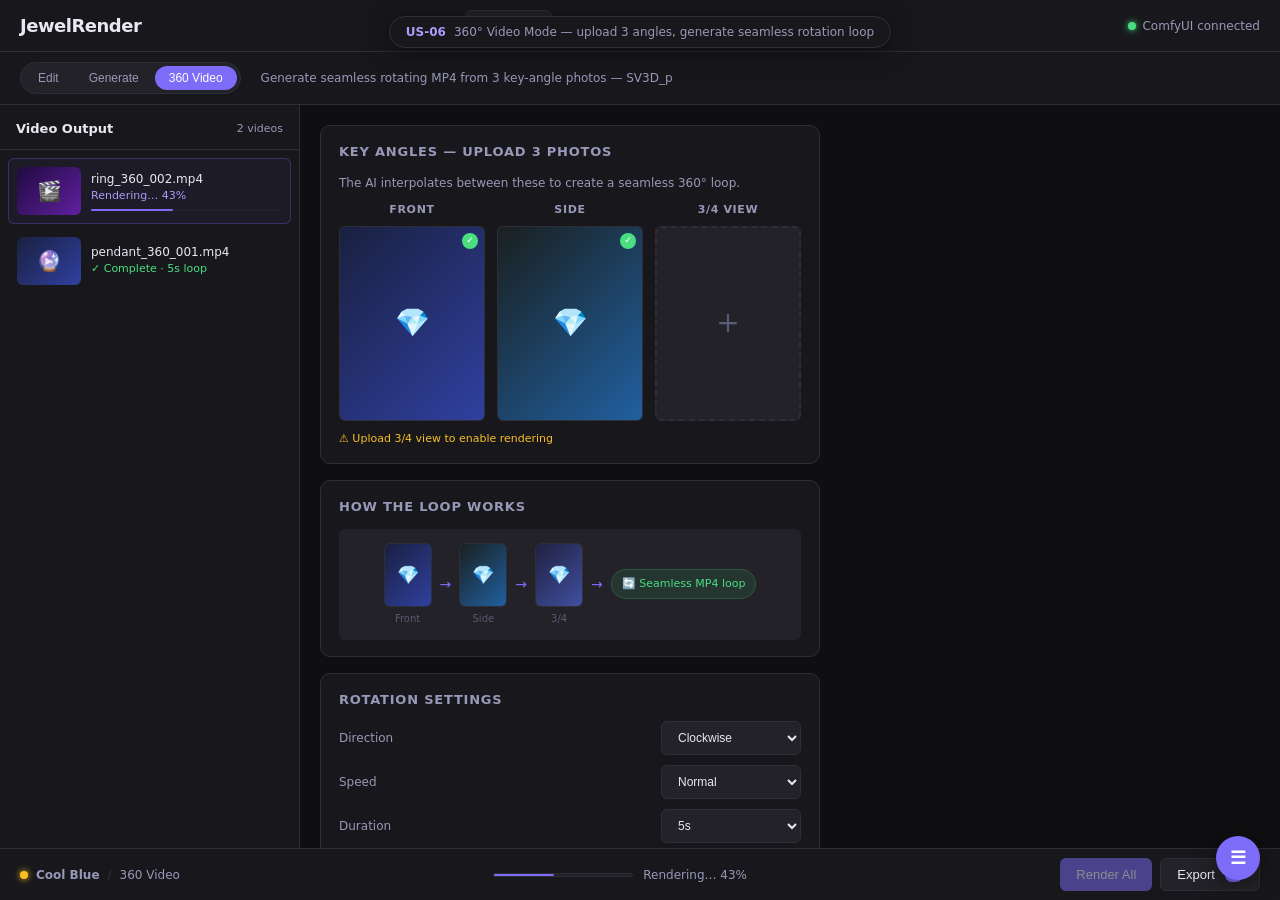
<file: mockups/us-06-video.html>
<!DOCTYPE html>
<html lang="en">
<head>
  <meta charset="UTF-8">
  <meta name="viewport" content="width=device-width, initial-scale=1.0">
  <title>US-06 — 360° Video Mode · JewelRender</title>
  <link rel="stylesheet" href="shared.css">
  <style>
    body { display: flex; flex-direction: column; height: 100vh; overflow: hidden; }
    .header { display: flex; align-items: center; justify-content: space-between; padding: 0 20px; height: 52px; background: var(--bg2); border-bottom: 1px solid var(--border); flex-shrink: 0; }
    .logo { font-size: 18px; font-weight: 800; letter-spacing: -0.5px; }
    .preset-tabs { display: flex; gap: 4px; }
    .tab { padding: 7px 14px; border-radius: var(--radius-sm); font-size: 13px; font-weight: 500; cursor: pointer; border: 1px solid transparent; color: var(--text2); background: none; }
    .tab.active { background: var(--bg3); border-color: var(--border); color: var(--text); }
    .conn-badge { display: flex; align-items: center; gap: 6px; font-size: 12px; color: var(--text2); }

    .mode-bar { padding: 10px 20px; display: flex; align-items: center; gap: 8px; background: var(--bg2); border-bottom: 1px solid var(--border); flex-shrink: 0; }
    .mode-pills { display: flex; background: var(--bg3); border-radius: 20px; padding: 3px; gap: 2px; border: 1px solid var(--border); }
    .pill { padding: 5px 14px; border-radius: 20px; font-size: 12px; font-weight: 500; cursor: pointer; color: var(--text2); border: none; background: none; }
    .pill.active { background: var(--accent); color: #fff; }

    .workspace { display: flex; flex: 1; overflow: hidden; }
    .panel-left { width: 300px; flex-shrink: 0; border-right: 1px solid var(--border); display: flex; flex-direction: column; background: var(--bg2); overflow: hidden; }
    .panel-header { padding: 14px 16px 10px; display: flex; align-items: center; justify-content: space-between; border-bottom: 1px solid var(--border); flex-shrink: 0; }
    .panel-title { font-size: 13px; font-weight: 600; }

    /* Video output list */
    .video-list { flex: 1; overflow-y: auto; padding: 8px; }
    .video-item { display: flex; align-items: center; gap: 10px; padding: 8px; border-radius: var(--radius-sm); border: 1px solid transparent; cursor: pointer; margin-bottom: 4px; }
    .video-item:hover { background: var(--bg3); border-color: var(--border); }
    .video-item.rendering { border-color: rgba(124,108,248,0.3); background: rgba(124,108,248,0.05); }
    .vthumb { width: 64px; height: 48px; border-radius: 6px; flex-shrink: 0; display: flex; align-items: center; justify-content: center; font-size: 20px; position: relative; }
    .vt1 { background: linear-gradient(135deg, #1a2040, #3040a0); }
    .vt-rendering { background: linear-gradient(135deg, #200a40, #6020a0); }
    .play-icon { position: absolute; width: 20px; height: 20px; background: rgba(255,255,255,0.2); border-radius: 50%; display: flex; align-items: center; justify-content: center; font-size: 10px; }
    .v-info { flex: 1; }
    .v-name { font-size: 12px; font-weight: 500; display: block; }
    .v-meta { font-size: 11px; color: var(--text2); display: block; }
    .progress-mini { height: 2px; background: var(--bg3); border-radius: 1px; margin-top: 4px; }
    .progress-mini-fill { height: 100%; background: var(--accent); border-radius: 1px; animation: pulse 1.5s ease-in-out infinite; }
    @keyframes pulse { 0%,100%{opacity:0.5} 50%{opacity:1} }

    /* Right panel */
    .panel-right { flex: 1; overflow-y: auto; padding: 20px; display: flex; gap: 20px; background: var(--bg); }
    .controls-col { flex: 1; max-width: 500px; display: flex; flex-direction: column; gap: 16px; }
    .section { background: var(--bg2); border: 1px solid var(--border); border-radius: var(--radius); padding: 16px 18px; }

    /* Angle upload slots */
    .angle-slots { display: grid; grid-template-columns: repeat(3, 1fr); gap: 12px; margin-top: 10px; }
    .angle-slot { display: flex; flex-direction: column; align-items: center; gap: 8px; }
    .angle-label { font-size: 11px; font-weight: 600; color: var(--text2); text-transform: uppercase; letter-spacing: 0.06em; }
    .angle-upload {
      width: 100%; aspect-ratio: 3/4;
      border-radius: var(--radius-sm); display: flex; align-items: center;
      justify-content: center; cursor: pointer; transition: all 0.15s;
      font-size: 28px; position: relative;
    }
    .angle-empty { background: var(--bg3); border: 2px dashed var(--border); color: var(--muted); }
    .angle-empty:hover { border-color: var(--accent); color: var(--accent2); }
    .angle-filled { border: 1px solid var(--border); }
    .angle-front { background: linear-gradient(135deg, #1a2040, #3040a0); }
    .angle-side  { background: linear-gradient(135deg, #1a2020, #2060a0); }
    .angle-34    { background: linear-gradient(135deg, #202040, #4050a0); }
    .angle-check { position: absolute; top: 6px; right: 6px; width: 16px; height: 16px; background: var(--green); border-radius: 50%; display: flex; align-items: center; justify-content: center; font-size: 9px; color: #fff; }

    /* Settings */
    .setting-row { display: flex; align-items: center; justify-content: space-between; margin-bottom: 10px; font-size: 13px; }
    .setting-row label { color: var(--text2); font-size: 12px; }
    .setting-row select { width: 140px; font-size: 12px; }

    /* Info diagram */
    .loop-diagram { display: flex; align-items: center; justify-content: center; gap: 8px; padding: 14px; background: var(--bg3); border-radius: var(--radius-sm); margin-top: 10px; }
    .loop-frame { width: 48px; height: 64px; border-radius: 6px; display: flex; align-items: center; justify-content: center; font-size: 18px; border: 1px solid var(--border); }
    .lf1 { background: linear-gradient(135deg, #1a2040, #3040a0); }
    .lf2 { background: linear-gradient(135deg, #1a2020, #2060a0); }
    .lf3 { background: linear-gradient(135deg, #202040, #4050a0); }
    .loop-arr { color: var(--accent); font-size: 14px; }
    .loop-label { font-size: 10px; color: var(--muted); text-align: center; margin-top: 4px; }
    .loop-frame-wrap { display: flex; flex-direction: column; align-items: center; }
    .loop-output { font-size: 11px; color: var(--green); background: rgba(74,222,128,0.1); border: 1px solid rgba(74,222,128,0.2); padding: 6px 10px; border-radius: 20px; display: flex; align-items: center; gap: 6px; }

    .slider-row { display: flex; align-items: center; gap: 10px; margin-bottom: 8px; }
    .slider-row label { font-size: 12px; color: var(--text2); width: 90px; flex-shrink: 0; }
    .slider-row .val { font-size: 12px; width: 26px; text-align: right; flex-shrink: 0; }

    .bottom-bar { display: flex; align-items: center; justify-content: space-between; padding: 0 20px; height: 52px; background: var(--bg2); border-top: 1px solid var(--border); flex-shrink: 0; }
    .bar-label { font-size: 12px; color: var(--text2); display: flex; gap: 8px; align-items: center; }
    .bar-actions { display: flex; gap: 8px; }
    .export-count { background: var(--accent); color: #fff; font-size: 11px; font-weight: 700; padding: 1px 6px; border-radius: 10px; margin-left: 4px; }
    .progress-wrap { display: flex; align-items: center; gap: 10px; }
    .progress-bar { width: 140px; height: 4px; background: var(--bg3); border-radius: 2px; border: 1px solid var(--border); }
    .progress-fill { height: 100%; background: var(--accent); border-radius: 2px; animation: pulse 1.5s infinite; }
  </style>
</head>
<body>
  <div class="story-badge"><strong>US-06</strong> 360° Video Mode — upload 3 angles, generate seamless rotation loop</div>

  <div class="header">
    <span class="logo">JewelRender</span>
    <div class="preset-tabs">
      <button class="tab active">Cool Blue</button>
      <button class="tab">White Retail</button>
      <button class="tab">Yashica Film</button>
      <button class="tab">+</button>
    </div>
    <div style="display:flex;align-items:center;gap:10px">
      <div class="conn-badge"><span class="dot dot-green"></span>ComfyUI connected</div>
    </div>
  </div>

  <div class="mode-bar">
    <div class="mode-pills">
      <button class="pill">Edit</button>
      <button class="pill">Generate</button>
      <button class="pill active">360 Video</button>
    </div>
    <span style="font-size:12px;color:var(--text2);margin-left:12px">Generate seamless rotating MP4 from 3 key-angle photos — SV3D_p</span>
  </div>

  <div class="workspace">
    <div class="panel-left">
      <div class="panel-header">
        <span class="panel-title">Video Output</span>
        <span style="font-size:11px;color:var(--text2)">2 videos</span>
      </div>
      <div class="video-list">
        <div class="video-item rendering">
          <div class="vthumb vt-rendering">🎬<div class="play-icon">▶</div></div>
          <div class="v-info">
            <span class="v-name">ring_360_002.mp4</span>
            <span class="v-meta" style="color:var(--accent2)">Rendering… 43%</span>
            <div class="progress-mini"><div class="progress-mini-fill" style="width:43%"></div></div>
          </div>
        </div>
        <div class="video-item">
          <div class="vthumb vt1">🔮<div class="play-icon">▶</div></div>
          <div class="v-info">
            <span class="v-name">pendant_360_001.mp4</span>
            <span class="v-meta" style="color:var(--green)">✓ Complete · 5s loop</span>
          </div>
        </div>
      </div>
    </div>

    <div class="panel-right">
      <div class="controls-col">

        <!-- Key angle uploads -->
        <div class="section">
          <h3>Key Angles — Upload 3 photos</h3>
          <p style="font-size:12px;color:var(--text2);margin-bottom:2px">The AI interpolates between these to create a seamless 360° loop.</p>
          <div class="angle-slots">
            <div class="angle-slot">
              <div class="angle-label">Front</div>
              <div class="angle-upload angle-filled angle-front">
                💎<div class="angle-check">✓</div>
              </div>
            </div>
            <div class="angle-slot">
              <div class="angle-label">Side</div>
              <div class="angle-upload angle-filled angle-side">
                💎<div class="angle-check">✓</div>
              </div>
            </div>
            <div class="angle-slot">
              <div class="angle-label">3/4 View</div>
              <div class="angle-upload angle-empty">+</div>
            </div>
          </div>
          <div style="margin-top:10px;font-size:11px;color:var(--amber)">⚠ Upload 3/4 view to enable rendering</div>
        </div>

        <!-- Loop diagram -->
        <div class="section">
          <h3>How the Loop Works</h3>
          <div class="loop-diagram">
            <div class="loop-frame-wrap">
              <div class="loop-frame lf1">💎</div>
              <div class="loop-label">Front</div>
            </div>
            <div class="loop-arr">→</div>
            <div class="loop-frame-wrap">
              <div class="loop-frame lf2">💎</div>
              <div class="loop-label">Side</div>
            </div>
            <div class="loop-arr">→</div>
            <div class="loop-frame-wrap">
              <div class="loop-frame lf3">💎</div>
              <div class="loop-label">3/4</div>
            </div>
            <div class="loop-arr">→</div>
            <div class="loop-output">🔄 Seamless MP4 loop</div>
          </div>
        </div>

        <!-- Video settings -->
        <div class="section">
          <h3>Rotation Settings</h3>
          <div class="setting-row">
            <label>Direction</label>
            <select><option selected>Clockwise</option><option>Counter-clockwise</option></select>
          </div>
          <div class="setting-row">
            <label>Speed</label>
            <select><option>Slow</option><option selected>Normal</option><option>Fast</option></select>
          </div>
          <div class="setting-row">
            <label>Duration</label>
            <select><option>3s</option><option selected>5s</option><option>8s</option><option>10s</option></select>
          </div>
          <div class="setting-row">
            <label>AI Model</label>
            <select><option selected>SV3D_p</option><option>WAN 2.1</option></select>
          </div>
        </div>

        <!-- Preset adjustments -->
        <div class="section">
          <h3>Preset Adjustments (Cool Blue)</h3>
          <div class="slider-row"><label>Temperature</label><input type="range" min="-100" max="100" value="0"><span class="val">0</span></div>
          <div class="slider-row"><label>Saturation</label><input type="range" min="-100" max="100" value="0"><span class="val">0</span></div>
          <div class="slider-row"><label>Contrast</label><input type="range" min="-100" max="100" value="0"><span class="val">0</span></div>
        </div>

        <button class="btn btn-secondary" style="width:100%;justify-content:center;padding:12px" disabled>
          🎬 Render 360° Video (upload 3/4 view first)
        </button>
      </div>
    </div>
  </div>

  <div class="bottom-bar">
    <div class="bar-label"><span class="dot dot-amber" style="animation:pulse 1.5s infinite"></span><strong>Cool Blue</strong><span style="color:var(--border)">/</span>360 Video</div>
    <div class="progress-wrap">
      <div class="progress-bar"><div class="progress-fill" style="width:43%"></div></div>
      <span style="font-size:12px;color:var(--text2)">Rendering… 43%</span>
    </div>
    <div class="bar-actions">
      <button class="btn btn-primary" disabled style="opacity:0.5">Render All</button>
      <button class="btn btn-secondary">Export <span class="export-count">1</span></button>
    </div>
  </div>

  <script src="nav.js"></script>
</body>
</html>
</file>
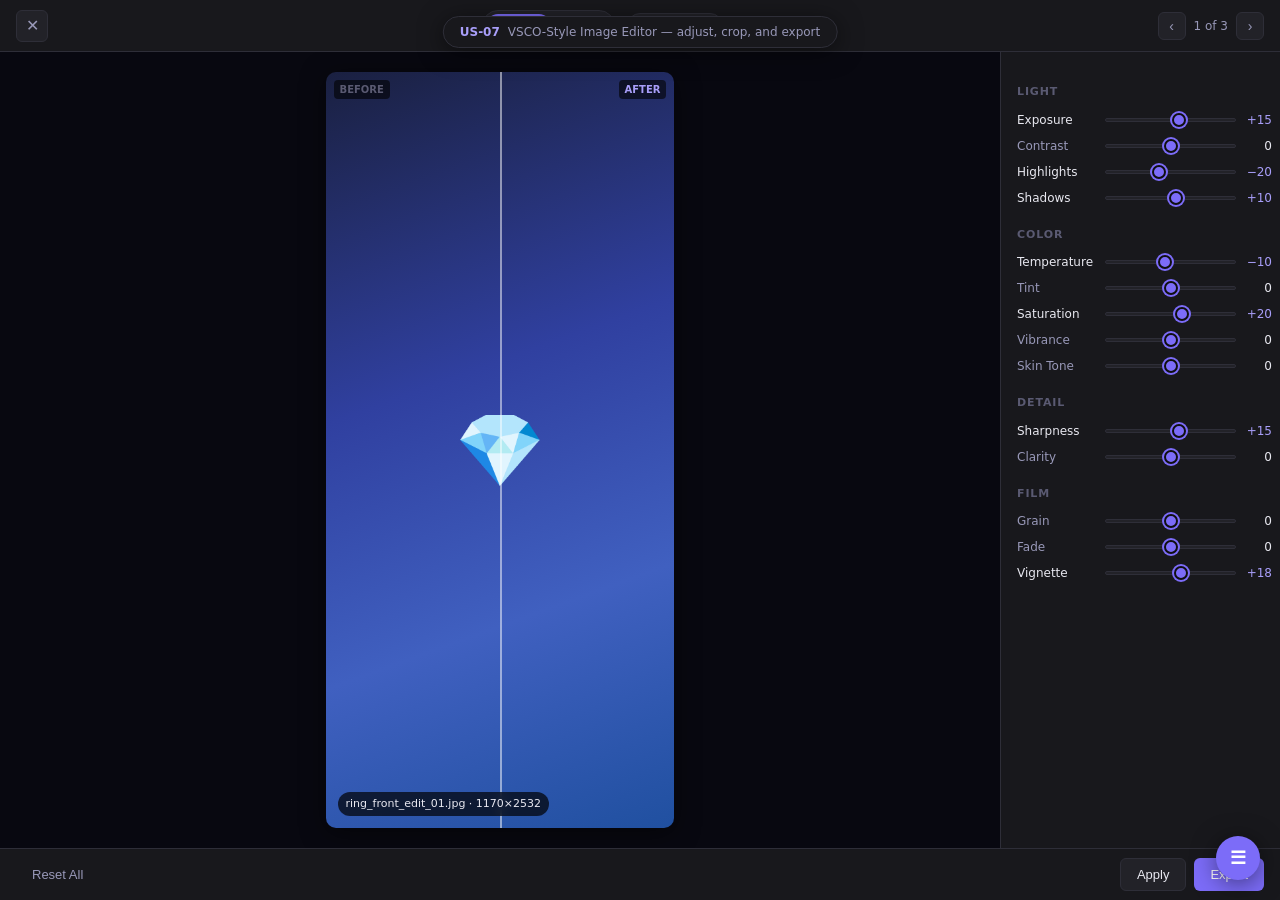
<file: mockups/us-07-editor.html>
<!DOCTYPE html>
<html lang="en">
<head>
  <meta charset="UTF-8">
  <meta name="viewport" content="width=device-width, initial-scale=1.0">
  <title>US-07 — VSCO Image Editor · JewelRender</title>
  <link rel="stylesheet" href="shared.css">
  <style>
    body { display: flex; flex-direction: column; height: 100vh; overflow: hidden; }

    /* Editor overlay covers everything */
    .editor {
      position: fixed; inset: 0; background: var(--bg); z-index: 100;
      display: flex; flex-direction: column;
    }

    /* Editor header */
    .editor-header {
      display: flex; align-items: center; justify-content: space-between;
      padding: 0 16px; height: 52px; background: var(--bg2);
      border-bottom: 1px solid var(--border); flex-shrink: 0;
    }
    .editor-close { width: 32px; height: 32px; border-radius: var(--radius-sm); background: var(--bg3); border: 1px solid var(--border); cursor: pointer; display: flex; align-items: center; justify-content: center; color: var(--text2); font-size: 16px; }
    .editor-close:hover { color: var(--text); border-color: var(--muted); }
    .editor-tabs { display: flex; gap: 2px; background: var(--bg3); border-radius: 20px; padding: 3px; border: 1px solid var(--border); }
    .editor-tab { padding: 5px 16px; border-radius: 20px; font-size: 12px; font-weight: 500; cursor: pointer; border: none; background: none; color: var(--text2); }
    .editor-tab.active { background: var(--accent); color: #fff; }
    .editor-nav { display: flex; align-items: center; gap: 8px; }
    .nav-btn { width: 28px; height: 28px; border-radius: var(--radius-sm); border: 1px solid var(--border); background: var(--bg3); cursor: pointer; color: var(--text2); display: flex; align-items: center; justify-content: center; font-size: 14px; }
    .nav-pos { font-size: 12px; color: var(--text2); }
    .before-after-btn { padding: 5px 12px; border-radius: 20px; border: 1px solid var(--border); background: var(--bg3); font-size: 12px; cursor: pointer; color: var(--text2); }
    .before-after-btn:hover { border-color: var(--accent); color: var(--accent2); }

    /* Editor body */
    .editor-body { display: flex; flex: 1; overflow: hidden; }

    /* Preview */
    .editor-preview { flex: 1; display: flex; align-items: center; justify-content: center; padding: 20px; background: #080810; position: relative; }
    .preview-img {
      height: 100%; max-height: 100%; aspect-ratio: 9/19.5;
      border-radius: var(--radius);
      background: linear-gradient(160deg, #1a2040 0%, #3040a0 40%, #4060c0 70%, #2050a0 100%);
      display: flex; align-items: center; justify-content: center;
      font-size: 72px; position: relative; overflow: hidden; box-shadow: var(--shadow);
    }
    .preview-badge {
      position: absolute; bottom: 12px; left: 12px;
      background: rgba(0,0,0,0.7); color: var(--text); font-size: 11px;
      padding: 4px 8px; border-radius: 20px; backdrop-filter: blur(4px);
    }
    .compare-split {
      position: absolute; left: 50%; top: 0; bottom: 0;
      width: 2px; background: #fff; opacity: 0.5;
      pointer-events: none;
    }
    .compare-left { position: absolute; left: 8px; top: 8px; font-size: 10px; font-weight: 700; color: var(--muted); background: rgba(0,0,0,0.6); padding: 2px 6px; border-radius: 4px; }
    .compare-right { position: absolute; right: 8px; top: 8px; font-size: 10px; font-weight: 700; color: var(--accent2); background: rgba(0,0,0,0.6); padding: 2px 6px; border-radius: 4px; }

    /* Controls panel */
    .editor-controls {
      width: 280px; flex-shrink: 0; border-left: 1px solid var(--border);
      background: var(--bg2); overflow-y: auto; padding: 16px;
    }

    .adjust-group { margin-bottom: 20px; }
    .adjust-group h4 { font-size: 11px; font-weight: 700; letter-spacing: 0.08em; color: var(--muted); text-transform: uppercase; margin-bottom: 10px; }
    .slider-row { display: flex; align-items: center; gap: 8px; margin-bottom: 8px; }
    .slider-row label { font-size: 12px; color: var(--text2); width: 80px; flex-shrink: 0; }
    .slider-row .val { font-size: 12px; width: 28px; text-align: right; flex-shrink: 0; }
    .slider-row input[type=range] { flex: 1; }
    /* Changed values highlight */
    .changed label { color: var(--text); }
    .changed .val { color: var(--accent2); }

    /* Crop panel (hidden by default) */
    .crop-panel { display: none; }
    .crop-panel.active { display: block; }
    .adjust-panel.hidden { display: none; }

    .aspect-pills { display: flex; gap: 6px; flex-wrap: wrap; margin-bottom: 16px; }
    .aspect-pill { padding: 5px 10px; border-radius: 20px; border: 1px solid var(--border); background: var(--bg3); font-size: 12px; cursor: pointer; color: var(--text2); }
    .aspect-pill.active { background: var(--accent); border-color: var(--accent); color: #fff; }

    .transform-grid { display: grid; grid-template-columns: 1fr 1fr; gap: 8px; margin-top: 12px; }
    .transform-btn { display: flex; align-items: center; justify-content: center; gap: 6px; padding: 10px; border-radius: var(--radius-sm); border: 1px solid var(--border); background: var(--bg3); cursor: pointer; font-size: 12px; color: var(--text2); }
    .transform-btn:hover { border-color: var(--accent); color: var(--accent2); }

    /* Editor footer */
    .editor-footer {
      display: flex; align-items: center; justify-content: space-between;
      padding: 0 16px; height: 52px; background: var(--bg2);
      border-top: 1px solid var(--border); flex-shrink: 0;
    }
    .footer-left { display: flex; gap: 8px; }
    .footer-right { display: flex; gap: 8px; }

    /* The underlying workspace peeking through at low opacity */
    .workspace-peek { position: fixed; inset: 0; z-index: 50; opacity: 0.2; pointer-events: none; display: flex; flex-direction: column; background: var(--bg); }
  </style>
</head>
<body>
  <div class="story-badge" style="z-index:200"><strong>US-07</strong> VSCO-Style Image Editor — adjust, crop, and export</div>

  <!-- Dimmed workspace peek -->
  <div class="workspace-peek">
    <div style="height:52px;background:var(--bg2);border-bottom:1px solid var(--border)"></div>
    <div style="flex:1;display:flex">
      <div style="width:300px;border-right:1px solid var(--border);background:var(--bg2)"></div>
      <div style="flex:1;background:var(--bg)"></div>
    </div>
  </div>

  <!-- Editor overlay -->
  <div class="editor">
    <!-- Header -->
    <div class="editor-header">
      <button class="editor-close">✕</button>
      <div style="display:flex;align-items:center;gap:12px">
        <div class="editor-tabs" id="editorTabs">
          <button class="editor-tab active" data-panel="adjust">Adjust</button>
          <button class="editor-tab" data-panel="crop">Crop</button>
        </div>
        <button class="before-after-btn">Before / After</button>
      </div>
      <div class="editor-nav">
        <button class="nav-btn">‹</button>
        <span class="nav-pos">1 of 3</span>
        <button class="nav-btn">›</button>
      </div>
    </div>

    <!-- Body -->
    <div class="editor-body">
      <!-- Preview -->
      <div class="editor-preview">
        <div class="preview-img">
          💎
          <div class="compare-split"></div>
          <div class="compare-left">BEFORE</div>
          <div class="compare-right">AFTER</div>
          <div class="preview-badge">ring_front_edit_01.jpg · 1170×2532</div>
        </div>
      </div>

      <!-- Controls -->
      <div class="editor-controls">
        <!-- Adjust Tab -->
        <div class="adjust-panel" id="panelAdjust">
          <div class="adjust-group">
            <h4>Light</h4>
            <div class="slider-row changed"><label>Exposure</label><input type="range" min="-100" max="100" value="15"><span class="val">+15</span></div>
            <div class="slider-row"><label>Contrast</label><input type="range" min="-100" max="100" value="0"><span class="val">0</span></div>
            <div class="slider-row changed"><label>Highlights</label><input type="range" min="-100" max="100" value="-20"><span class="val">−20</span></div>
            <div class="slider-row changed"><label>Shadows</label><input type="range" min="-100" max="100" value="10"><span class="val">+10</span></div>
          </div>
          <div class="adjust-group">
            <h4>Color</h4>
            <div class="slider-row changed"><label>Temperature</label><input type="range" min="-100" max="100" value="-10"><span class="val">−10</span></div>
            <div class="slider-row"><label>Tint</label><input type="range" min="-100" max="100" value="0"><span class="val">0</span></div>
            <div class="slider-row changed"><label>Saturation</label><input type="range" min="-100" max="100" value="20"><span class="val">+20</span></div>
            <div class="slider-row"><label>Vibrance</label><input type="range" min="-100" max="100" value="0"><span class="val">0</span></div>
            <div class="slider-row"><label>Skin Tone</label><input type="range" min="-100" max="100" value="0"><span class="val">0</span></div>
          </div>
          <div class="adjust-group">
            <h4>Detail</h4>
            <div class="slider-row changed"><label>Sharpness</label><input type="range" min="-100" max="100" value="15"><span class="val">+15</span></div>
            <div class="slider-row"><label>Clarity</label><input type="range" min="-100" max="100" value="0"><span class="val">0</span></div>
          </div>
          <div class="adjust-group">
            <h4>Film</h4>
            <div class="slider-row"><label>Grain</label><input type="range" min="-100" max="100" value="0"><span class="val">0</span></div>
            <div class="slider-row"><label>Fade</label><input type="range" min="-100" max="100" value="0"><span class="val">0</span></div>
            <div class="slider-row changed"><label>Vignette</label><input type="range" min="-100" max="100" value="18"><span class="val">+18</span></div>
          </div>
        </div>

        <!-- Crop Tab (hidden) -->
        <div class="crop-panel" id="panelCrop">
          <div style="margin-bottom:14px">
            <h4 style="color:var(--muted);font-size:11px;font-weight:700;letter-spacing:0.08em;text-transform:uppercase;margin-bottom:10px">Aspect Ratio</h4>
            <div class="aspect-pills">
              <button class="aspect-pill active">Free</button>
              <button class="aspect-pill">1:1</button>
              <button class="aspect-pill">4:5</button>
              <button class="aspect-pill">9:16</button>
              <button class="aspect-pill">16:9</button>
            </div>
          </div>
          <div style="margin-bottom:14px">
            <h4 style="color:var(--muted);font-size:11px;font-weight:700;letter-spacing:0.08em;text-transform:uppercase;margin-bottom:10px">Straighten</h4>
            <div class="slider-row">
              <label>Angle</label>
              <input type="range" min="-45" max="45" value="0">
              <span class="val">0°</span>
            </div>
          </div>
          <h4 style="color:var(--muted);font-size:11px;font-weight:700;letter-spacing:0.08em;text-transform:uppercase;margin-bottom:10px">Transform</h4>
          <div class="transform-grid">
            <button class="transform-btn">↺ Rotate L</button>
            <button class="transform-btn">↻ Rotate R</button>
            <button class="transform-btn">↔ Flip H</button>
            <button class="transform-btn">↕ Flip V</button>
          </div>
        </div>
      </div>
    </div>

    <!-- Footer -->
    <div class="editor-footer">
      <div class="footer-left">
        <button class="btn btn-ghost">Reset All</button>
      </div>
      <div class="footer-right">
        <button class="btn btn-secondary">Apply</button>
        <button class="btn btn-primary">Export</button>
      </div>
    </div>
  </div>

  <script>
    // Tab switching
    document.querySelectorAll('.editor-tab').forEach(tab => {
      tab.addEventListener('click', () => {
        document.querySelectorAll('.editor-tab').forEach(t => t.classList.remove('active'));
        tab.classList.add('active');
        const panel = tab.dataset.panel;
        if (panel === 'adjust') {
          document.getElementById('panelAdjust').classList.remove('hidden');
          document.getElementById('panelCrop').classList.remove('active');
        } else {
          document.getElementById('panelAdjust').classList.add('hidden');
          document.getElementById('panelCrop').classList.add('active');
        }
      });
    });
  </script>
  <script src="nav.js"></script>
</body>
</html>
</file>
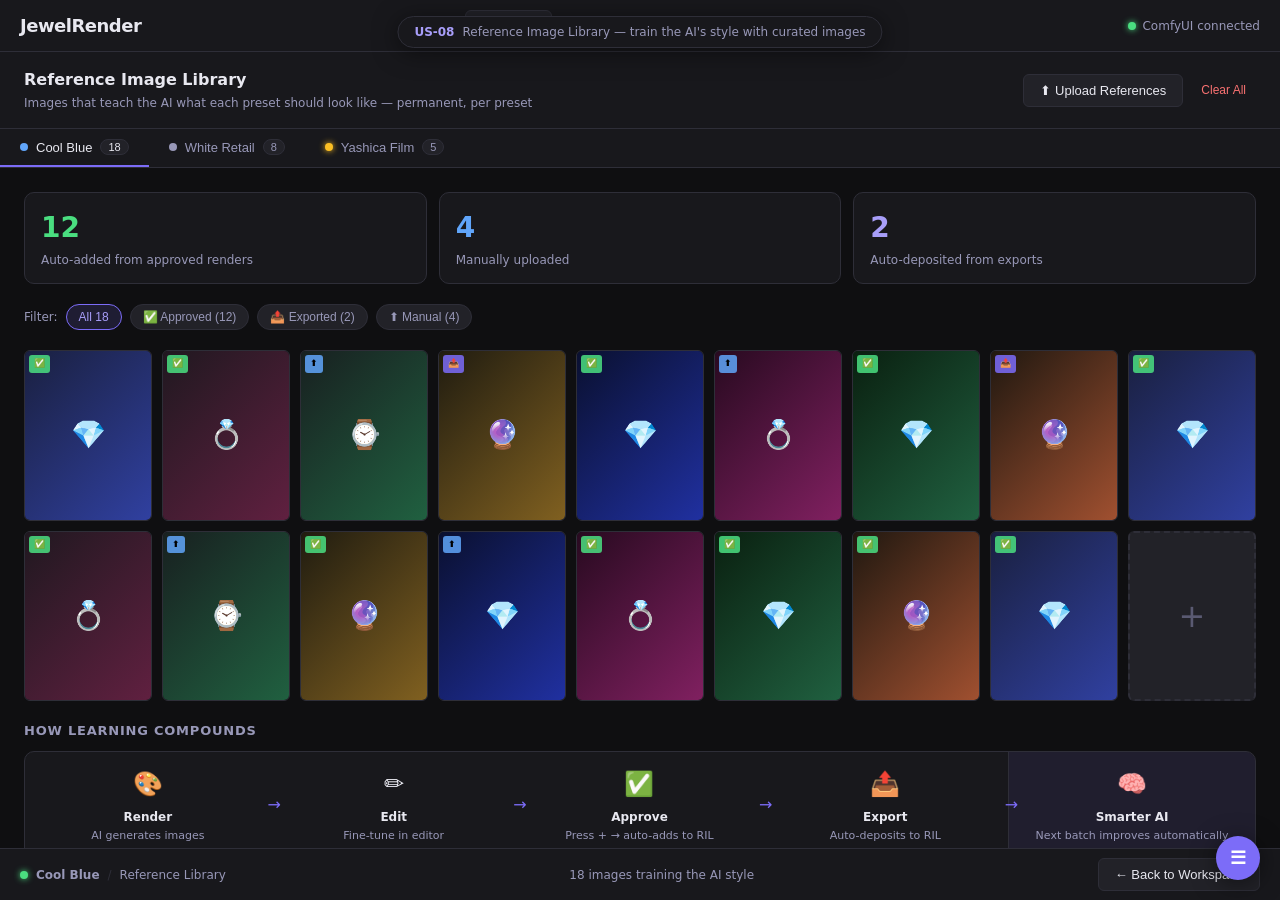
<file: mockups/us-08-ril.html>
<!DOCTYPE html>
<html lang="en">
<head>
  <meta charset="UTF-8">
  <meta name="viewport" content="width=device-width, initial-scale=1.0">
  <title>US-08 — Reference Image Library · JewelRender</title>
  <link rel="stylesheet" href="shared.css">
  <style>
    body { display: flex; flex-direction: column; height: 100vh; overflow: hidden; }
    .header { display: flex; align-items: center; justify-content: space-between; padding: 0 20px; height: 52px; background: var(--bg2); border-bottom: 1px solid var(--border); flex-shrink: 0; }
    .logo { font-size: 18px; font-weight: 800; letter-spacing: -0.5px; }
    .preset-tabs { display: flex; gap: 4px; }
    .tab { padding: 7px 14px; border-radius: var(--radius-sm); font-size: 13px; font-weight: 500; cursor: pointer; border: 1px solid transparent; color: var(--text2); background: none; }
    .tab.active { background: var(--bg3); border-color: var(--border); color: var(--text); }
    .conn-badge { display: flex; align-items: center; gap: 6px; font-size: 12px; color: var(--text2); }

    .ril-page { flex: 1; overflow: hidden; display: flex; flex-direction: column; }
    .ril-header { padding: 16px 24px; background: var(--bg2); border-bottom: 1px solid var(--border); display: flex; align-items: center; justify-content: space-between; flex-shrink: 0; }
    .ril-title-area { display: flex; flex-direction: column; gap: 2px; }
    .ril-title { font-size: 16px; font-weight: 700; }
    .ril-subtitle { font-size: 12px; color: var(--text2); }
    .ril-actions { display: flex; gap: 8px; }

    /* Preset tabs for RIL */
    .ril-preset-tabs { display: flex; gap: 0; border-bottom: 1px solid var(--border); background: var(--bg2); flex-shrink: 0; overflow-x: auto; }
    .ril-ptab { padding: 10px 20px; font-size: 13px; cursor: pointer; color: var(--text2); border: none; background: none; border-bottom: 2px solid transparent; display: flex; align-items: center; gap: 8px; white-space: nowrap; }
    .ril-ptab.active { color: var(--text); border-bottom-color: var(--accent); }
    .ril-ptab-count { font-size: 11px; background: var(--bg3); border: 1px solid var(--border); border-radius: 20px; padding: 1px 7px; }

    .ril-body { flex: 1; overflow-y: auto; padding: 24px; display: flex; flex-direction: column; gap: 20px; }

    /* Stats row */
    .ril-stats { display: flex; gap: 12px; }
    .stat-card { flex: 1; background: var(--bg2); border: 1px solid var(--border); border-radius: var(--radius); padding: 14px 16px; }
    .stat-value { font-size: 28px; font-weight: 800; margin-bottom: 2px; }
    .stat-label { font-size: 12px; color: var(--text2); }
    .stat-card.approved .stat-value { color: var(--green); }
    .stat-card.manual .stat-value { color: var(--blue); }
    .stat-card.exported .stat-value { color: var(--accent2); }

    /* Feed toggle */
    .feed-filters { display: flex; gap: 8px; align-items: center; }
    .filter-pill { padding: 5px 12px; border-radius: 20px; border: 1px solid var(--border); background: var(--bg3); font-size: 12px; cursor: pointer; color: var(--text2); }
    .filter-pill.active { background: rgba(124,108,248,0.15); border-color: var(--accent); color: var(--accent2); }

    /* Image grid */
    .ril-grid { display: grid; grid-template-columns: repeat(auto-fill, minmax(120px, 1fr)); gap: 10px; }
    .ril-item { position: relative; aspect-ratio: 3/4; border-radius: var(--radius-sm); overflow: hidden; cursor: pointer; background: var(--bg3); border: 1px solid var(--border); group: true; }
    .ril-item:hover .ril-overlay { opacity: 1; }
    .ril-img { width: 100%; height: 100%; display: flex; align-items: center; justify-content: center; font-size: 28px; }
    .ri1 { background: linear-gradient(135deg, #1a2040, #3040a0); }
    .ri2 { background: linear-gradient(135deg, #201820, #602040); }
    .ri3 { background: linear-gradient(135deg, #182020, #206040); }
    .ri4 { background: linear-gradient(135deg, #201c10, #806020); }
    .ri5 { background: linear-gradient(135deg, #0a1030, #2030a0); }
    .ri6 { background: linear-gradient(135deg, #280a20, #802060); }
    .ri7 { background: linear-gradient(135deg, #0a2010, #206040); }
    .ri8 { background: linear-gradient(135deg, #201810, #a05030); }
    .ril-overlay { position: absolute; inset: 0; background: rgba(0,0,0,0.6); opacity: 0; transition: opacity 0.15s; display: flex; align-items: center; justify-content: center; gap: 8px; }
    .ril-remove { width: 28px; height: 28px; background: rgba(248,113,113,0.9); border-radius: 50%; display: flex; align-items: center; justify-content: center; font-size: 12px; color: #fff; cursor: pointer; }
    .ril-source-tag { position: absolute; top: 4px; left: 4px; font-size: 9px; font-weight: 700; padding: 2px 5px; border-radius: 3px; }
    .source-approved { background: rgba(74,222,128,0.85); color: #000; }
    .source-manual   { background: rgba(96,165,250,0.85); color: #000; }
    .source-export   { background: rgba(124,108,248,0.85); color: #fff; }
    .ril-add { border: 2px dashed var(--border); background: var(--bg3); }
    .ril-add:hover { border-color: var(--accent); }
    .ril-add .ril-img { color: var(--muted); font-size: 32px; }
    .ril-add:hover .ril-img { color: var(--accent2); }

    /* How it compounds */
    .compound-flow { display: flex; align-items: center; gap: 0; background: var(--bg2); border: 1px solid var(--border); border-radius: var(--radius); overflow: hidden; }
    .flow-step { flex: 1; padding: 14px 16px; text-align: center; position: relative; }
    .flow-step:not(:last-child)::after { content: '→'; position: absolute; right: -10px; top: 50%; transform: translateY(-50%); color: var(--accent); font-size: 16px; z-index: 1; }
    .flow-icon { font-size: 24px; margin-bottom: 6px; }
    .flow-name { font-size: 12px; font-weight: 600; margin-bottom: 2px; }
    .flow-desc { font-size: 11px; color: var(--text2); }

    .bottom-bar { display: flex; align-items: center; justify-content: space-between; padding: 0 20px; height: 52px; background: var(--bg2); border-top: 1px solid var(--border); flex-shrink: 0; }
    .bar-label { font-size: 12px; color: var(--text2); display: flex; gap: 8px; align-items: center; }
    .bar-actions { display: flex; gap: 8px; }
    .export-count { background: var(--accent); color: #fff; font-size: 11px; font-weight: 700; padding: 1px 6px; border-radius: 10px; margin-left: 4px; }
  </style>
</head>
<body>
  <div class="story-badge"><strong>US-08</strong> Reference Image Library — train the AI's style with curated images</div>

  <div class="header">
    <span class="logo">JewelRender</span>
    <div class="preset-tabs">
      <button class="tab active">Cool Blue</button>
      <button class="tab">White Retail</button>
      <button class="tab">Yashica Film</button>
      <button class="tab">+</button>
    </div>
    <div style="display:flex;align-items:center;gap:10px">
      <div class="conn-badge"><span class="dot dot-green"></span>ComfyUI connected</div>
    </div>
  </div>

  <div class="ril-page">
    <div class="ril-header">
      <div class="ril-title-area">
        <div class="ril-title">Reference Image Library</div>
        <div class="ril-subtitle">Images that teach the AI what each preset should look like — permanent, per preset</div>
      </div>
      <div class="ril-actions">
        <button class="btn btn-secondary">⬆ Upload References</button>
        <button class="btn btn-ghost btn-sm" style="color:var(--red)">Clear All</button>
      </div>
    </div>

    <!-- Per-preset tabs -->
    <div class="ril-preset-tabs">
      <button class="ril-ptab active">
        <span class="dot dot-blue" style="background:#60a5fa"></span>
        Cool Blue
        <span class="ril-ptab-count">18</span>
      </button>
      <button class="ril-ptab">
        <span class="dot" style="background:var(--text2)"></span>
        White Retail
        <span class="ril-ptab-count">8</span>
      </button>
      <button class="ril-ptab">
        <span class="dot dot-amber"></span>
        Yashica Film
        <span class="ril-ptab-count">5</span>
      </button>
    </div>

    <div class="ril-body">
      <!-- Stats -->
      <div class="ril-stats">
        <div class="stat-card approved">
          <div class="stat-value">12</div>
          <div class="stat-label">Auto-added from approved renders</div>
        </div>
        <div class="stat-card manual">
          <div class="stat-value">4</div>
          <div class="stat-label">Manually uploaded</div>
        </div>
        <div class="stat-card exported">
          <div class="stat-value">2</div>
          <div class="stat-label">Auto-deposited from exports</div>
        </div>
      </div>

      <!-- Filter pills -->
      <div class="feed-filters">
        <span style="font-size:12px;color:var(--text2)">Filter:</span>
        <button class="filter-pill active">All 18</button>
        <button class="filter-pill">✅ Approved (12)</button>
        <button class="filter-pill">📤 Exported (2)</button>
        <button class="filter-pill">⬆ Manual (4)</button>
      </div>

      <!-- Image grid -->
      <div class="ril-grid">
        <div class="ril-item"><div class="ril-img ri1">💎</div><div class="ril-source-tag source-approved">✅</div><div class="ril-overlay"><div class="ril-remove">✕</div></div></div>
        <div class="ril-item"><div class="ril-img ri2">💍</div><div class="ril-source-tag source-approved">✅</div><div class="ril-overlay"><div class="ril-remove">✕</div></div></div>
        <div class="ril-item"><div class="ril-img ri3">⌚</div><div class="ril-source-tag source-manual">⬆</div><div class="ril-overlay"><div class="ril-remove">✕</div></div></div>
        <div class="ril-item"><div class="ril-img ri4">🔮</div><div class="ril-source-tag source-export">📤</div><div class="ril-overlay"><div class="ril-remove">✕</div></div></div>
        <div class="ril-item"><div class="ril-img ri5">💎</div><div class="ril-source-tag source-approved">✅</div><div class="ril-overlay"><div class="ril-remove">✕</div></div></div>
        <div class="ril-item"><div class="ril-img ri6">💍</div><div class="ril-source-tag source-manual">⬆</div><div class="ril-overlay"><div class="ril-remove">✕</div></div></div>
        <div class="ril-item"><div class="ril-img ri7">💎</div><div class="ril-source-tag source-approved">✅</div><div class="ril-overlay"><div class="ril-remove">✕</div></div></div>
        <div class="ril-item"><div class="ril-img ri8">🔮</div><div class="ril-source-tag source-export">📤</div><div class="ril-overlay"><div class="ril-remove">✕</div></div></div>
        <div class="ril-item"><div class="ril-img ri1">💎</div><div class="ril-source-tag source-approved">✅</div><div class="ril-overlay"><div class="ril-remove">✕</div></div></div>
        <div class="ril-item"><div class="ril-img ri2">💍</div><div class="ril-source-tag source-approved">✅</div><div class="ril-overlay"><div class="ril-remove">✕</div></div></div>
        <div class="ril-item"><div class="ril-img ri3">⌚</div><div class="ril-source-tag source-manual">⬆</div><div class="ril-overlay"><div class="ril-remove">✕</div></div></div>
        <div class="ril-item"><div class="ril-img ri4">🔮</div><div class="ril-source-tag source-approved">✅</div><div class="ril-overlay"><div class="ril-remove">✕</div></div></div>
        <div class="ril-item"><div class="ril-img ri5">💎</div><div class="ril-source-tag source-manual">⬆</div><div class="ril-overlay"><div class="ril-remove">✕</div></div></div>
        <div class="ril-item"><div class="ril-img ri6">💍</div><div class="ril-source-tag source-approved">✅</div><div class="ril-overlay"><div class="ril-remove">✕</div></div></div>
        <div class="ril-item"><div class="ril-img ri7">💎</div><div class="ril-source-tag source-approved">✅</div><div class="ril-overlay"><div class="ril-remove">✕</div></div></div>
        <div class="ril-item"><div class="ril-img ri8">🔮</div><div class="ril-source-tag source-approved">✅</div><div class="ril-overlay"><div class="ril-remove">✕</div></div></div>
        <div class="ril-item"><div class="ril-img ri1">💎</div><div class="ril-source-tag source-approved">✅</div><div class="ril-overlay"><div class="ril-remove">✕</div></div></div>
        <div class="ril-item ril-add"><div class="ril-img">+</div></div>
      </div>

      <!-- Compound learning diagram -->
      <div>
        <h3 style="margin-bottom:10px">How Learning Compounds</h3>
        <div class="compound-flow">
          <div class="flow-step">
            <div class="flow-icon">🎨</div>
            <div class="flow-name">Render</div>
            <div class="flow-desc">AI generates images</div>
          </div>
          <div class="flow-step">
            <div class="flow-icon">✏️</div>
            <div class="flow-name">Edit</div>
            <div class="flow-desc">Fine-tune in editor</div>
          </div>
          <div class="flow-step">
            <div class="flow-icon">✅</div>
            <div class="flow-name">Approve</div>
            <div class="flow-desc">Press + → auto-adds to RIL</div>
          </div>
          <div class="flow-step">
            <div class="flow-icon">📤</div>
            <div class="flow-name">Export</div>
            <div class="flow-desc">Auto-deposits to RIL</div>
          </div>
          <div class="flow-step" style="background:rgba(124,108,248,0.08);border-left:1px solid var(--border)">
            <div class="flow-icon">🧠</div>
            <div class="flow-name">Smarter AI</div>
            <div class="flow-desc">Next batch improves automatically</div>
          </div>
        </div>
      </div>
    </div>
  </div>

  <div class="bottom-bar">
    <div class="bar-label"><span class="dot dot-green"></span><strong>Cool Blue</strong><span style="color:var(--border)">/</span>Reference Library</div>
    <span style="font-size:12px;color:var(--text2)">18 images training the AI style</span>
    <div class="bar-actions">
      <button class="btn btn-secondary">← Back to Workspace</button>
    </div>
  </div>

  <script src="nav.js"></script>
</body>
</html>
</file>
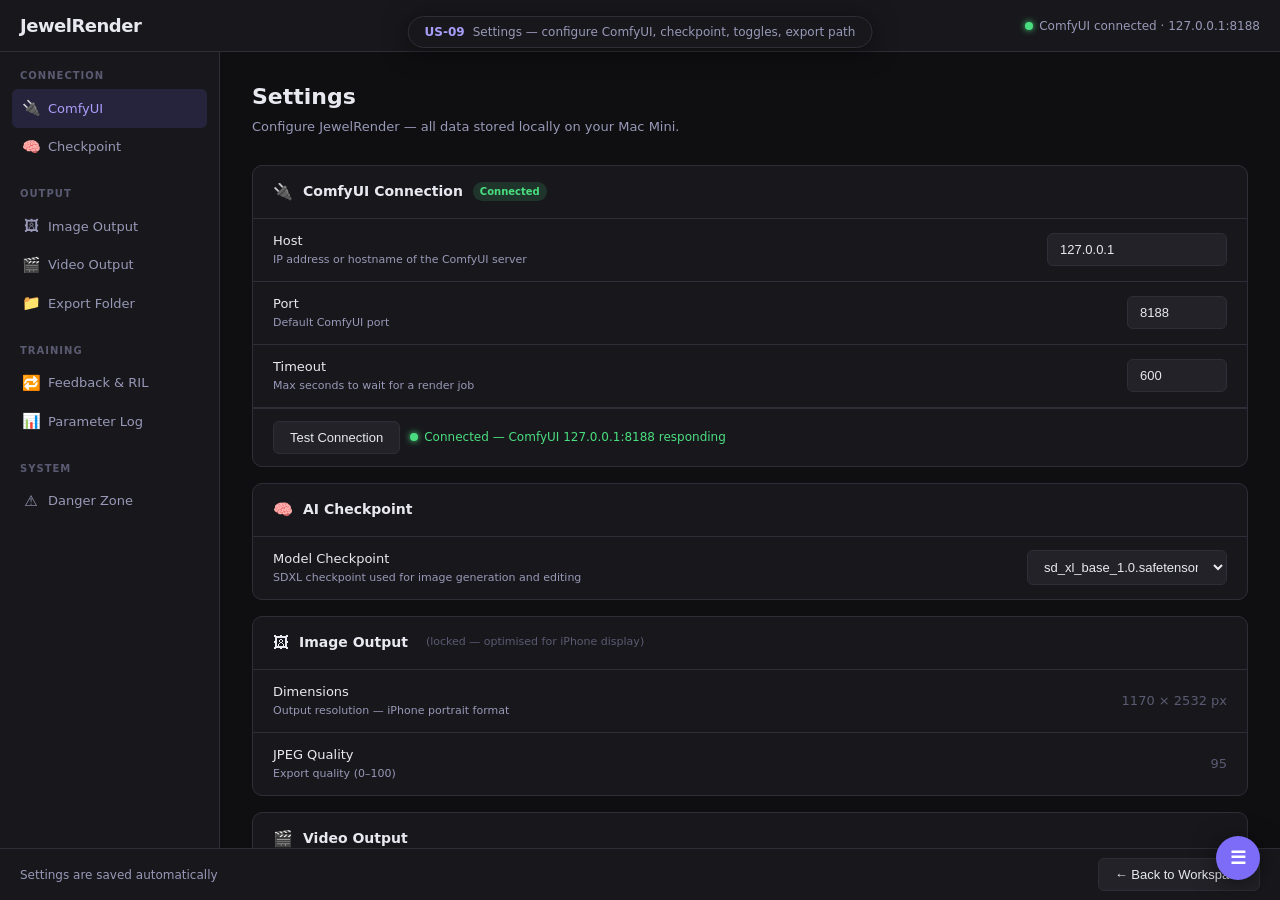
<file: mockups/us-09-settings.html>
<!DOCTYPE html>
<html lang="en">
<head>
  <meta charset="UTF-8">
  <meta name="viewport" content="width=device-width, initial-scale=1.0">
  <title>US-09 — Settings · JewelRender</title>
  <link rel="stylesheet" href="shared.css">
  <style>
    body { display: flex; flex-direction: column; height: 100vh; overflow: hidden; }
    .header { display: flex; align-items: center; justify-content: space-between; padding: 0 20px; height: 52px; background: var(--bg2); border-bottom: 1px solid var(--border); flex-shrink: 0; }
    .logo { font-size: 18px; font-weight: 800; letter-spacing: -0.5px; }
    .conn-badge { display: flex; align-items: center; gap: 6px; font-size: 12px; color: var(--text2); }

    .settings-page { flex: 1; overflow: hidden; display: flex; }

    /* Sidebar nav */
    .settings-nav { width: 220px; flex-shrink: 0; border-right: 1px solid var(--border); background: var(--bg2); padding: 16px 12px; overflow-y: auto; }
    .nav-section { margin-bottom: 20px; }
    .nav-section-title { font-size: 10px; font-weight: 700; letter-spacing: 0.1em; color: var(--muted); text-transform: uppercase; padding: 0 8px; margin-bottom: 6px; }
    .nav-item { display: flex; align-items: center; gap: 8px; padding: 8px 10px; border-radius: var(--radius-sm); cursor: pointer; font-size: 13px; color: var(--text2); transition: all 0.1s; }
    .nav-item:hover { background: var(--bg3); color: var(--text); }
    .nav-item.active { background: rgba(124,108,248,0.15); color: var(--accent2); }
    .nav-icon { font-size: 15px; width: 18px; text-align: center; }

    /* Main content */
    .settings-content { flex: 1; overflow-y: auto; padding: 28px 32px; }
    .settings-title { font-size: 22px; font-weight: 800; margin-bottom: 4px; }
    .settings-desc { font-size: 13px; color: var(--text2); margin-bottom: 28px; }

    .setting-section { background: var(--bg2); border: 1px solid var(--border); border-radius: var(--radius); margin-bottom: 16px; overflow: hidden; }
    .section-heading { padding: 14px 20px; border-bottom: 1px solid var(--border); display: flex; align-items: center; gap: 10px; }
    .section-icon { font-size: 16px; }
    .section-name { font-size: 14px; font-weight: 600; }
    .section-badge { font-size: 10px; font-weight: 700; padding: 2px 7px; border-radius: 20px; background: rgba(74,222,128,0.15); color: var(--green); }

    .setting-row { display: flex; align-items: center; padding: 12px 20px; border-bottom: 1px solid var(--border); gap: 16px; }
    .setting-row:last-child { border-bottom: none; }
    .setting-label { flex: 1; }
    .setting-label-text { font-size: 13px; font-weight: 500; margin-bottom: 2px; }
    .setting-label-desc { font-size: 11px; color: var(--text2); }
    .setting-control { flex-shrink: 0; }
    .setting-control input[type=text], .setting-control input[type=number] { width: 180px; }
    .setting-control select { width: 200px; }

    .test-btn-row { padding: 12px 20px; border-top: 1px solid var(--border); display: flex; align-items: center; gap: 10px; }
    .test-result { font-size: 12px; display: flex; align-items: center; gap: 6px; }
    .test-result.ok { color: var(--green); }
    .test-result.fail { color: var(--red); }

    /* Path input */
    .path-input { display: flex; align-items: center; gap: 8px; }
    .path-text { font-size: 12px; color: var(--text2); background: var(--bg3); border: 1px solid var(--border); border-radius: var(--radius-sm); padding: 7px 12px; flex: 1; font-family: monospace; }

    /* Divider */
    .divider { height: 1px; background: var(--border); margin: 20px 0; }

    /* Danger zone */
    .danger-section { background: rgba(248,113,113,0.05); border-color: rgba(248,113,113,0.25); }
    .danger-section .section-heading { border-bottom-color: rgba(248,113,113,0.2); }
    .danger-section .section-name { color: var(--red); }

    .bottom-bar { display: flex; align-items: center; justify-content: space-between; padding: 0 20px; height: 52px; background: var(--bg2); border-top: 1px solid var(--border); flex-shrink: 0; }
    .bar-actions { display: flex; gap: 8px; }
  </style>
</head>
<body>
  <div class="story-badge"><strong>US-09</strong> Settings — configure ComfyUI, checkpoint, toggles, export path</div>

  <div class="header">
    <span class="logo">JewelRender</span>
    <div style="display:flex;align-items:center;gap:10px">
      <div class="conn-badge"><span class="dot dot-green"></span>ComfyUI connected · 127.0.0.1:8188</div>
    </div>
  </div>

  <div class="settings-page">
    <!-- Sidebar nav -->
    <div class="settings-nav">
      <div class="nav-section">
        <div class="nav-section-title">Connection</div>
        <div class="nav-item active"><span class="nav-icon">🔌</span>ComfyUI</div>
        <div class="nav-item"><span class="nav-icon">🧠</span>Checkpoint</div>
      </div>
      <div class="nav-section">
        <div class="nav-section-title">Output</div>
        <div class="nav-item"><span class="nav-icon">🖼</span>Image Output</div>
        <div class="nav-item"><span class="nav-icon">🎬</span>Video Output</div>
        <div class="nav-item"><span class="nav-icon">📁</span>Export Folder</div>
      </div>
      <div class="nav-section">
        <div class="nav-section-title">Training</div>
        <div class="nav-item"><span class="nav-icon">🔁</span>Feedback &amp; RIL</div>
        <div class="nav-item"><span class="nav-icon">📊</span>Parameter Log</div>
      </div>
      <div class="nav-section">
        <div class="nav-section-title">System</div>
        <div class="nav-item"><span class="nav-icon">⚠</span>Danger Zone</div>
      </div>
    </div>

    <!-- Content -->
    <div class="settings-content">
      <div class="settings-title">Settings</div>
      <div class="settings-desc">Configure JewelRender — all data stored locally on your Mac Mini.</div>

      <!-- ComfyUI -->
      <div class="setting-section">
        <div class="section-heading">
          <span class="section-icon">🔌</span>
          <span class="section-name">ComfyUI Connection</span>
          <span class="section-badge">Connected</span>
        </div>
        <div class="setting-row">
          <div class="setting-label">
            <div class="setting-label-text">Host</div>
            <div class="setting-label-desc">IP address or hostname of the ComfyUI server</div>
          </div>
          <div class="setting-control"><input type="text" value="127.0.0.1"></div>
        </div>
        <div class="setting-row">
          <div class="setting-label">
            <div class="setting-label-text">Port</div>
            <div class="setting-label-desc">Default ComfyUI port</div>
          </div>
          <div class="setting-control"><input type="number" value="8188" style="width:100px"></div>
        </div>
        <div class="setting-row">
          <div class="setting-label">
            <div class="setting-label-text">Timeout</div>
            <div class="setting-label-desc">Max seconds to wait for a render job</div>
          </div>
          <div class="setting-control"><input type="number" value="600" style="width:100px"></div>
        </div>
        <div class="test-btn-row">
          <button class="btn btn-secondary">Test Connection</button>
          <div class="test-result ok"><span class="dot dot-green"></span>Connected — ComfyUI 127.0.0.1:8188 responding</div>
        </div>
      </div>

      <!-- Checkpoint -->
      <div class="setting-section">
        <div class="section-heading">
          <span class="section-icon">🧠</span>
          <span class="section-name">AI Checkpoint</span>
        </div>
        <div class="setting-row">
          <div class="setting-label">
            <div class="setting-label-text">Model Checkpoint</div>
            <div class="setting-label-desc">SDXL checkpoint used for image generation and editing</div>
          </div>
          <div class="setting-control">
            <select>
              <option selected>sd_xl_base_1.0.safetensors</option>
              <option>juggernautXL_v9.safetensors</option>
              <option>dreamshaperXL_v21.safetensors</option>
            </select>
          </div>
        </div>
      </div>

      <!-- Image output -->
      <div class="setting-section">
        <div class="section-heading">
          <span class="section-icon">🖼</span>
          <span class="section-name">Image Output</span>
          <span style="font-size:11px;color:var(--muted);margin-left:8px">(locked — optimised for iPhone display)</span>
        </div>
        <div class="setting-row">
          <div class="setting-label">
            <div class="setting-label-text">Dimensions</div>
            <div class="setting-label-desc">Output resolution — iPhone portrait format</div>
          </div>
          <div class="setting-control" style="font-size:13px;color:var(--muted)">1170 × 2532 px</div>
        </div>
        <div class="setting-row">
          <div class="setting-label">
            <div class="setting-label-text">JPEG Quality</div>
            <div class="setting-label-desc">Export quality (0–100)</div>
          </div>
          <div class="setting-control" style="font-size:13px;color:var(--muted)">95</div>
        </div>
      </div>

      <!-- Video output -->
      <div class="setting-section">
        <div class="section-heading">
          <span class="section-icon">🎬</span>
          <span class="section-name">Video Output</span>
        </div>
        <div class="setting-row">
          <div class="setting-label">
            <div class="setting-label-text">Video Model</div>
            <div class="setting-label-desc">AI model for 360° rotation generation</div>
          </div>
          <div class="setting-control">
            <select>
              <option selected>SV3D_p (Stable Video 3D)</option>
              <option>WAN 2.1 (fallback)</option>
            </select>
          </div>
        </div>
        <div class="setting-row">
          <div class="setting-label">
            <div class="setting-label-text">Format</div>
            <div class="setting-label-desc">Video container and codec</div>
          </div>
          <div class="setting-control" style="font-size:13px;color:var(--muted)">MP4 / H.264 / 5000k</div>
        </div>
      </div>

      <!-- Export folder -->
      <div class="setting-section">
        <div class="section-heading">
          <span class="section-icon">📁</span>
          <span class="section-name">Export Folder</span>
        </div>
        <div class="setting-row">
          <div class="setting-label">
            <div class="setting-label-text">Export Path</div>
            <div class="setting-label-desc">Where exported images are saved on Mac Mini</div>
          </div>
          <div class="setting-control" style="min-width:300px">
            <div class="path-input">
              <span class="path-text">~/JewelRender/exports</span>
              <button class="btn btn-secondary btn-sm">Change</button>
            </div>
          </div>
        </div>
      </div>

      <!-- Feedback & RIL -->
      <div class="setting-section">
        <div class="section-heading">
          <span class="section-icon">🔁</span>
          <span class="section-name">Feedback &amp; Reference Library</span>
        </div>
        <div class="setting-row">
          <div class="setting-label">
            <div class="setting-label-text">Auto-add approved to RIL</div>
            <div class="setting-label-desc">When you press + on a render, it automatically enters the Reference Image Library</div>
          </div>
          <div class="setting-control">
            <label class="toggle"><input type="checkbox" checked><span class="toggle-slider"></span></label>
          </div>
        </div>
        <div class="setting-row">
          <div class="setting-label">
            <div class="setting-label-text">Auto-deposit exports to RIL</div>
            <div class="setting-label-desc">Exported images automatically duplicate into RIL — creates closed training loop</div>
          </div>
          <div class="setting-control">
            <label class="toggle"><input type="checkbox" checked><span class="toggle-slider"></span></label>
          </div>
        </div>
        <div class="setting-row">
          <div class="setting-label">
            <div class="setting-label-text">Parameter logging</div>
            <div class="setting-label-desc">Log settings and prompts that produce good/bad results for future auto-suggest</div>
          </div>
          <div class="setting-control">
            <label class="toggle"><input type="checkbox" checked><span class="toggle-slider"></span></label>
          </div>
        </div>
      </div>

      <!-- Danger zone -->
      <div class="setting-section danger-section">
        <div class="section-heading">
          <span class="section-icon">⚠</span>
          <span class="section-name">Danger Zone</span>
        </div>
        <div class="setting-row">
          <div class="setting-label">
            <div class="setting-label-text">Clear all render history</div>
            <div class="setting-label-desc">Permanently delete all rendered images from disk. Does not affect RIL.</div>
          </div>
          <div class="setting-control"><button class="btn btn-danger">Clear History</button></div>
        </div>
        <div class="setting-row">
          <div class="setting-label">
            <div class="setting-label-text">Reset all Reference Libraries</div>
            <div class="setting-label-desc">Delete all images from all presets' RIL. This will reduce AI quality until rebuilt.</div>
          </div>
          <div class="setting-control"><button class="btn btn-danger">Reset RIL</button></div>
        </div>
      </div>
    </div>
  </div>

  <div class="bottom-bar">
    <span style="font-size:12px;color:var(--text2)">Settings are saved automatically</span>
    <div class="bar-actions">
      <button class="btn btn-secondary">← Back to Workspace</button>
    </div>
  </div>

  <script src="nav.js"></script>
</body>
</html>
</file>
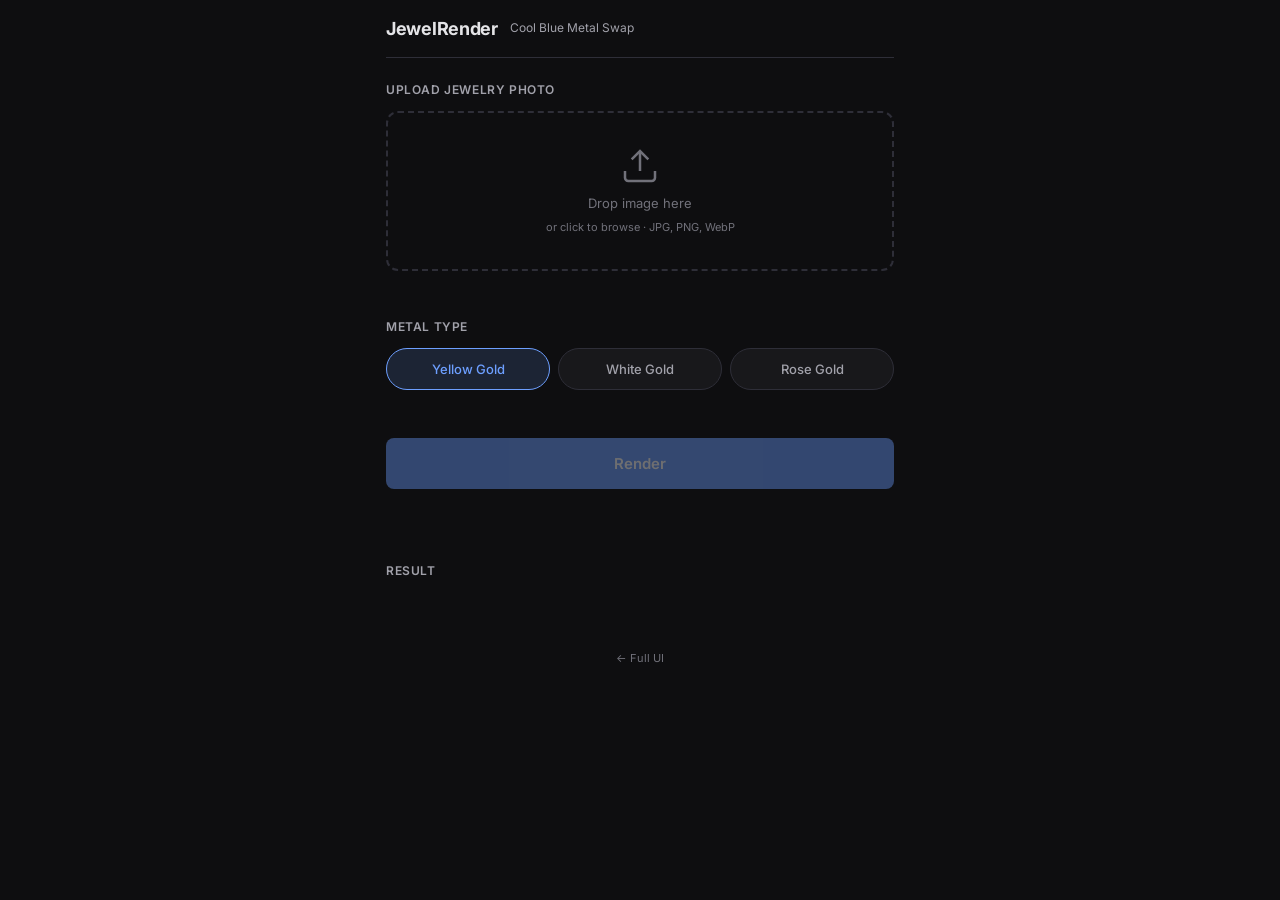
<file: frontend/src/mvp.html>
<!DOCTYPE html>
<html lang="en">
<head>
  <meta charset="UTF-8">
  <meta name="viewport" content="width=device-width, initial-scale=1.0, user-scalable=no">
  <title>JewelRender — Cool Blue Metal Swap</title>
  <link rel="stylesheet" href="css/styles.css">
  <link rel="preconnect" href="https://fonts.googleapis.com">
  <link rel="preconnect" href="https://fonts.gstatic.com" crossorigin>
  <link href="https://fonts.googleapis.com/css2?family=Inter:wght@300;400;500;600;700&display=swap" rel="stylesheet">
  <style>
    /* MVP overrides — single-column scrollable layout */
    body { overflow-y: auto; overflow-x: hidden; }
    #app {
      display: flex;
      flex-direction: column;
      min-height: 100vh;
      max-width: 540px;
      margin: 0 auto;
      padding: 0 var(--sp-lg);
    }

    .mvp-header {
      display: flex;
      align-items: center;
      gap: var(--sp-md);
      padding: var(--sp-lg) 0;
      border-bottom: 1px solid var(--border);
    }
    .mvp-header .logo { font-size: 18px; font-weight: 700; }
    .mvp-header .tagline { color: var(--text-dim); font-size: 12px; }

    .mvp-section {
      padding: var(--sp-xl) 0;
    }
    .mvp-section h3 {
      font-size: 12px;
      font-weight: 600;
      text-transform: uppercase;
      letter-spacing: 0.05em;
      color: var(--text-dim);
      margin-bottom: var(--sp-md);
    }

    /* Upload zone */
    .mvp-drop-zone {
      border: 2px dashed var(--border);
      border-radius: var(--radius-lg);
      padding: var(--sp-2xl) var(--sp-xl);
      text-align: center;
      color: var(--text-muted);
      cursor: pointer;
      transition: border-color 0.15s, background 0.15s;
      position: relative;
      min-height: 160px;
      display: flex;
      flex-direction: column;
      align-items: center;
      justify-content: center;
      gap: var(--sp-sm);
    }
    .mvp-drop-zone:hover, .mvp-drop-zone.drag-over {
      border-color: var(--accent);
      background: var(--accent-dim);
    }
    .mvp-drop-zone.has-image {
      padding: var(--sp-sm);
      border-style: solid;
      border-color: var(--border-light);
    }
    .mvp-drop-zone img {
      max-width: 100%;
      max-height: 300px;
      border-radius: var(--radius-md);
      object-fit: contain;
    }
    .mvp-drop-zone .drop-label { font-size: 13px; }
    .mvp-drop-zone .drop-hint { font-size: 11px; color: var(--text-muted); }
    .mvp-drop-zone .change-btn {
      position: absolute;
      top: var(--sp-sm);
      right: var(--sp-sm);
      background: var(--bg-raised);
      border: 1px solid var(--border);
      color: var(--text-dim);
      font-size: 11px;
      padding: 4px 10px;
      border-radius: var(--radius-pill);
      cursor: pointer;
    }
    .mvp-drop-zone .change-btn:hover { background: var(--bg-hover); color: var(--text); }

    /* Metal pills */
    .metal-pills {
      display: flex;
      gap: var(--sp-sm);
    }
    .metal-pill {
      flex: 1;
      padding: var(--sp-md) var(--sp-lg);
      border: 1px solid var(--border);
      border-radius: var(--radius-pill);
      background: var(--bg-raised);
      color: var(--text-dim);
      font-size: 13px;
      font-weight: 500;
      cursor: pointer;
      text-align: center;
      transition: all 0.15s;
    }
    .metal-pill:hover { background: var(--bg-hover); color: var(--text); }
    .metal-pill.active {
      background: var(--accent-dim);
      border-color: var(--accent);
      color: var(--accent);
    }

    /* Render button */
    .mvp-render-btn {
      width: 100%;
      padding: var(--sp-lg);
      border: none;
      border-radius: var(--radius-md);
      background: var(--accent);
      color: #fff;
      font-size: 15px;
      font-weight: 600;
      cursor: pointer;
      transition: background 0.15s, opacity 0.15s;
    }
    .mvp-render-btn:hover:not(:disabled) { background: var(--accent-hover); }
    .mvp-render-btn:disabled { opacity: 0.4; cursor: not-allowed; }

    /* Loading state */
    .mvp-render-btn.loading {
      pointer-events: none;
      opacity: 0.7;
    }
    @keyframes pulse { 0%,100% { opacity: 0.7; } 50% { opacity: 1; } }
    .mvp-render-btn.loading { animation: pulse 1.5s ease-in-out infinite; }

    /* Error */
    .mvp-error {
      color: var(--red);
      font-size: 12px;
      margin-top: var(--sp-sm);
      min-height: 18px;
    }

    /* Result */
    .mvp-result {
      display: none;
      border: 1px solid var(--border);
      border-radius: var(--radius-lg);
      overflow: hidden;
      background: var(--bg-raised);
    }
    .mvp-result.visible { display: block; }
    .mvp-result img {
      width: 100%;
      display: block;
    }
    .mvp-result-bar {
      display: flex;
      align-items: center;
      justify-content: space-between;
      padding: var(--sp-md) var(--sp-lg);
      border-top: 1px solid var(--border);
    }
    .mvp-result-bar .prompt-text {
      font-size: 11px;
      color: var(--text-muted);
      flex: 1;
      margin-right: var(--sp-md);
      white-space: nowrap;
      overflow: hidden;
      text-overflow: ellipsis;
    }
    .mvp-download-btn {
      padding: var(--sp-sm) var(--sp-lg);
      border: 1px solid var(--border);
      border-radius: var(--radius-pill);
      background: var(--bg-panel);
      color: var(--text);
      font-size: 12px;
      font-weight: 500;
      cursor: pointer;
      text-decoration: none;
      white-space: nowrap;
    }
    .mvp-download-btn:hover { background: var(--bg-hover); }

    /* Side-by-side on wider screens */
    .mvp-compare {
      display: none;
      gap: var(--sp-md);
      margin-top: var(--sp-md);
    }
    .mvp-compare.visible { display: grid; grid-template-columns: 1fr 1fr; }
    .mvp-compare .compare-panel {
      border: 1px solid var(--border);
      border-radius: var(--radius-lg);
      overflow: hidden;
      background: var(--bg-raised);
    }
    .mvp-compare .compare-panel img {
      width: 100%;
      display: block;
    }
    .mvp-compare .compare-label {
      text-align: center;
      font-size: 11px;
      font-weight: 600;
      text-transform: uppercase;
      letter-spacing: 0.05em;
      color: var(--text-muted);
      padding: var(--sp-sm) 0;
      border-top: 1px solid var(--border);
    }

    /* Footer spacer */
    .mvp-footer { padding: var(--sp-2xl) 0; text-align: center; }
    .mvp-footer a { color: var(--text-muted); font-size: 11px; text-decoration: none; }
    .mvp-footer a:hover { color: var(--accent); }
  </style>
</head>
<body>
  <div id="app">

    <!-- Header -->
    <div class="mvp-header">
      <span class="logo">JewelRender</span>
      <span class="tagline">Cool Blue Metal Swap</span>
    </div>

    <!-- Upload -->
    <div class="mvp-section">
      <h3>Upload Jewelry Photo</h3>
      <div class="mvp-drop-zone" id="dropZone">
        <svg width="40" height="40" viewBox="0 0 24 24" fill="none" stroke="currentColor" stroke-width="1.5"><path d="M21 15v4a2 2 0 0 1-2 2H5a2 2 0 0 1-2-2v-4"/><polyline points="17 8 12 3 7 8"/><line x1="12" y1="3" x2="12" y2="15"/></svg>
        <span class="drop-label">Drop image here</span>
        <span class="drop-hint">or click to browse · JPG, PNG, WebP</span>
      </div>
      <input type="file" id="fileInput" accept="image/jpeg,image/png,image/webp" hidden>
    </div>

    <!-- Metal Type -->
    <div class="mvp-section">
      <h3>Metal Type</h3>
      <div class="metal-pills" id="metalPills">
        <button class="metal-pill active" data-metal="yellow">Yellow Gold</button>
        <button class="metal-pill" data-metal="white">White Gold</button>
        <button class="metal-pill" data-metal="rose">Rose Gold</button>
      </div>
    </div>

    <!-- Render -->
    <div class="mvp-section">
      <button class="mvp-render-btn" id="renderBtn" disabled>Render</button>
      <div class="mvp-error" id="errorMsg"></div>
    </div>

    <!-- Result -->
    <div class="mvp-section">
      <h3>Result</h3>
      <div class="mvp-compare" id="compareView">
        <div class="compare-panel">
          <img id="originalImg" alt="Original">
          <div class="compare-label">Original</div>
        </div>
        <div class="compare-panel">
          <img id="resultImg" alt="Result">
          <div class="compare-label">Rendered</div>
        </div>
      </div>
      <div class="mvp-result" id="resultPanel">
        <img id="resultImgSingle" alt="Result">
        <div class="mvp-result-bar">
          <span class="prompt-text" id="promptText"></span>
          <a class="mvp-download-btn" id="downloadBtn" download>Download</a>
        </div>
      </div>
    </div>

    <div class="mvp-footer">
      <a href="/">← Full UI</a>
    </div>

  </div>

  <script>
  (function() {
    'use strict';

    const $ = (s) => document.querySelector(s);
    const dropZone = $('#dropZone');
    const fileInput = $('#fileInput');
    const renderBtn = $('#renderBtn');
    const errorMsg = $('#errorMsg');
    const resultPanel = $('#resultPanel');
    const compareView = $('#compareView');
    const metalPills = $('#metalPills');

    let selectedFile = null;
    let selectedMetal = 'yellow';
    let uploadedObjectUrl = null;

    // ---- Drop Zone ----
    dropZone.addEventListener('click', () => fileInput.click());
    fileInput.addEventListener('change', () => {
      if (fileInput.files.length) setFile(fileInput.files[0]);
    });

    ['dragenter', 'dragover'].forEach(e => {
      dropZone.addEventListener(e, (ev) => { ev.preventDefault(); dropZone.classList.add('drag-over'); });
    });
    ['dragleave', 'drop'].forEach(e => {
      dropZone.addEventListener(e, () => dropZone.classList.remove('drag-over'));
    });
    dropZone.addEventListener('drop', (e) => {
      e.preventDefault();
      const file = e.dataTransfer.files[0];
      if (file && file.type.startsWith('image/')) setFile(file);
    });

    function setFile(file) {
      selectedFile = file;
      if (uploadedObjectUrl) URL.revokeObjectURL(uploadedObjectUrl);
      uploadedObjectUrl = URL.createObjectURL(file);

      dropZone.innerHTML = `
        <img src="${uploadedObjectUrl}" alt="Uploaded">
        <button class="change-btn" onclick="event.stopPropagation();" id="changeBtn">Change</button>
      `;
      dropZone.classList.add('has-image');
      $('#changeBtn').addEventListener('click', (e) => {
        e.stopPropagation();
        fileInput.click();
      });

      renderBtn.disabled = false;
      errorMsg.textContent = '';
      resultPanel.classList.remove('visible');
      compareView.classList.remove('visible');
    }

    // ---- Metal Selection ----
    metalPills.addEventListener('click', (e) => {
      const pill = e.target.closest('.metal-pill');
      if (!pill) return;
      metalPills.querySelectorAll('.metal-pill').forEach(p => p.classList.remove('active'));
      pill.classList.add('active');
      selectedMetal = pill.dataset.metal;
    });

    // ---- Render ----
    renderBtn.addEventListener('click', async () => {
      if (!selectedFile) return;

      renderBtn.disabled = true;
      renderBtn.classList.add('loading');
      renderBtn.textContent = 'Rendering…';
      errorMsg.textContent = '';
      resultPanel.classList.remove('visible');
      compareView.classList.remove('visible');

      const form = new FormData();
      form.append('file', selectedFile);
      form.append('metal', selectedMetal);

      try {
        const res = await fetch('/api/edit', { method: 'POST', body: form });
        const data = await res.json();

        if (!res.ok) {
          const msg = data.detail?.error || data.error || data.detail || 'Unknown error';
          throw new Error(msg);
        }

        // Build image src from base64 data
        const imgSrc = 'data:image/png;base64,' + data.image_data;

        // Create downloadable blob
        const byteChars = atob(data.image_data);
        const byteArr = new Uint8Array(byteChars.length);
        for (let i = 0; i < byteChars.length; i++) byteArr[i] = byteChars.charCodeAt(i);
        const blob = new Blob([byteArr], { type: 'image/png' });
        const blobUrl = URL.createObjectURL(blob);

        // Show compare view
        $('#originalImg').src = uploadedObjectUrl;
        $('#resultImg').src = imgSrc;
        compareView.classList.add('visible');

        // Also fill single result panel
        $('#resultImgSingle').src = imgSrc;
        $('#promptText').textContent = data.prompt;
        $('#downloadBtn').href = blobUrl;
        $('#downloadBtn').download = data.filename || 'render.png';
        resultPanel.classList.add('visible');

      } catch (err) {
        errorMsg.textContent = err.message;
      } finally {
        renderBtn.disabled = false;
        renderBtn.classList.remove('loading');
        renderBtn.textContent = 'Render';
      }
    });
  })();
  </script>
</body>
</html>
</file>
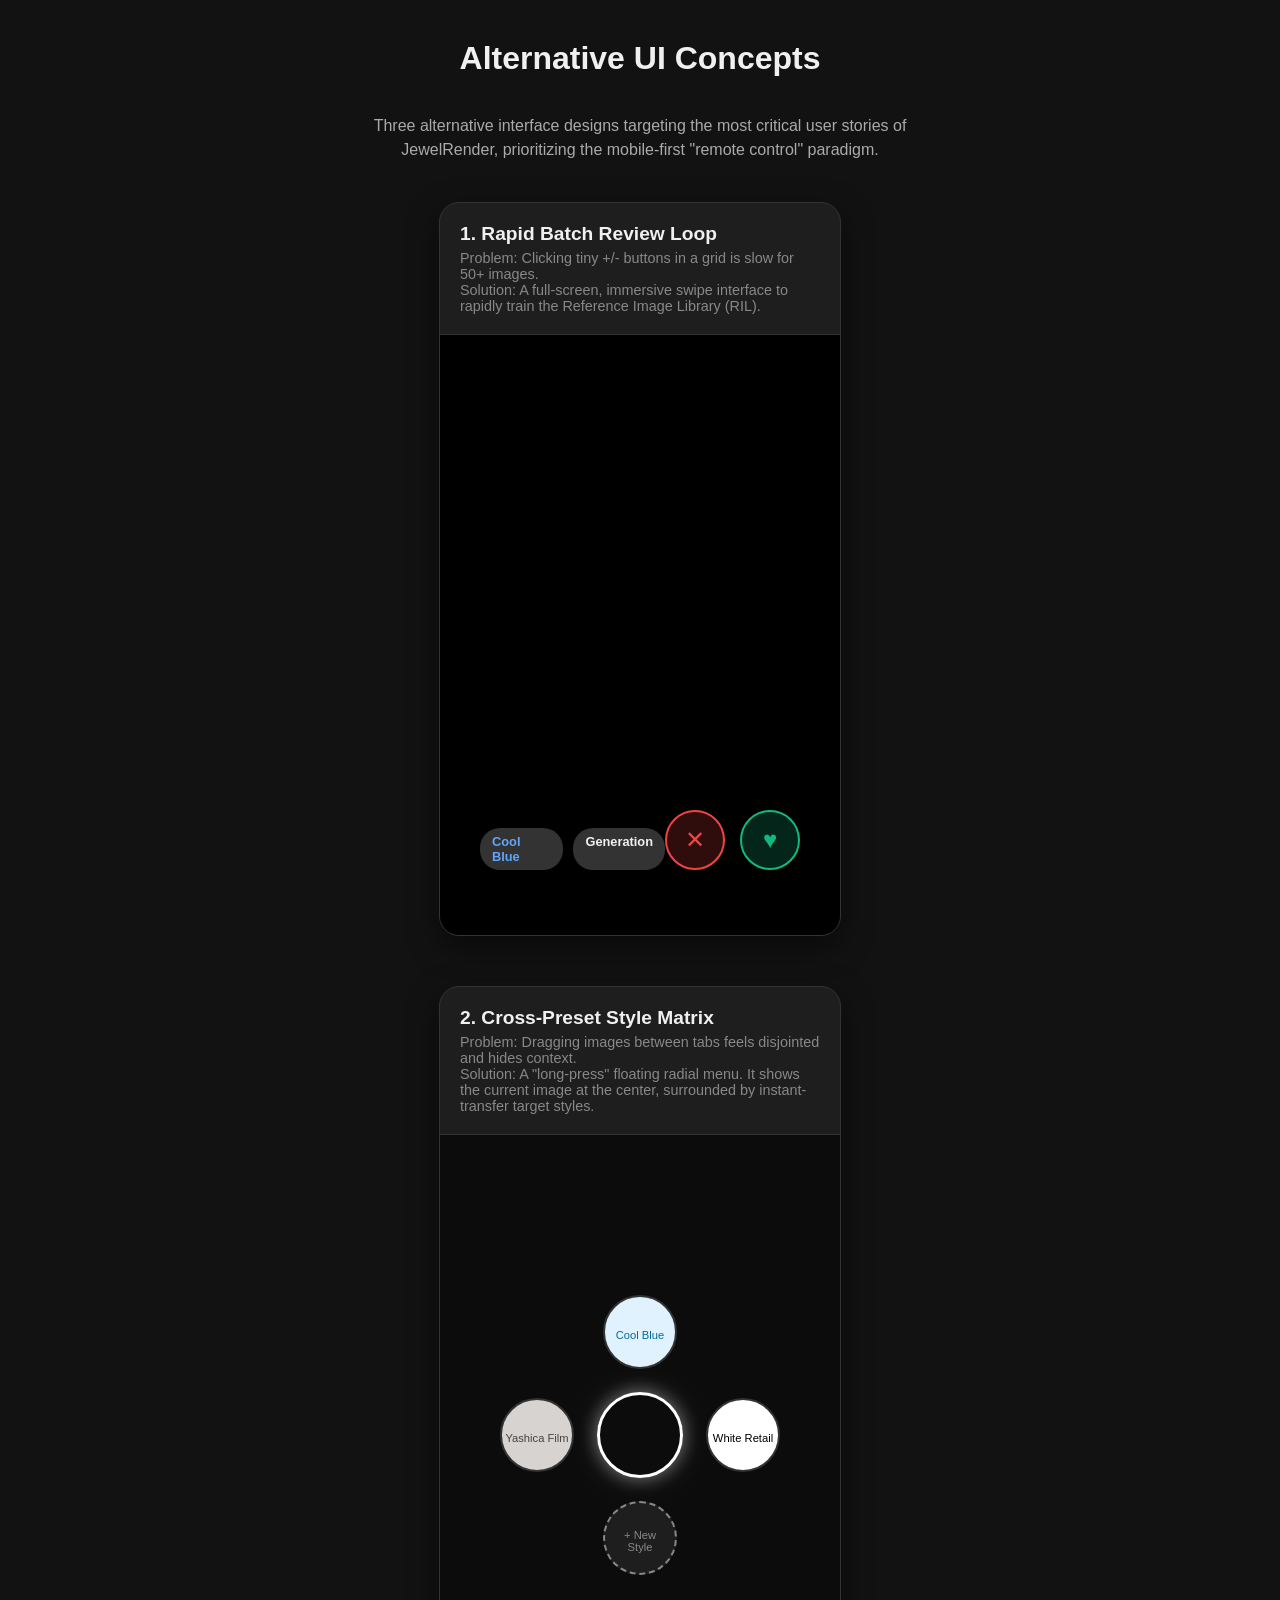
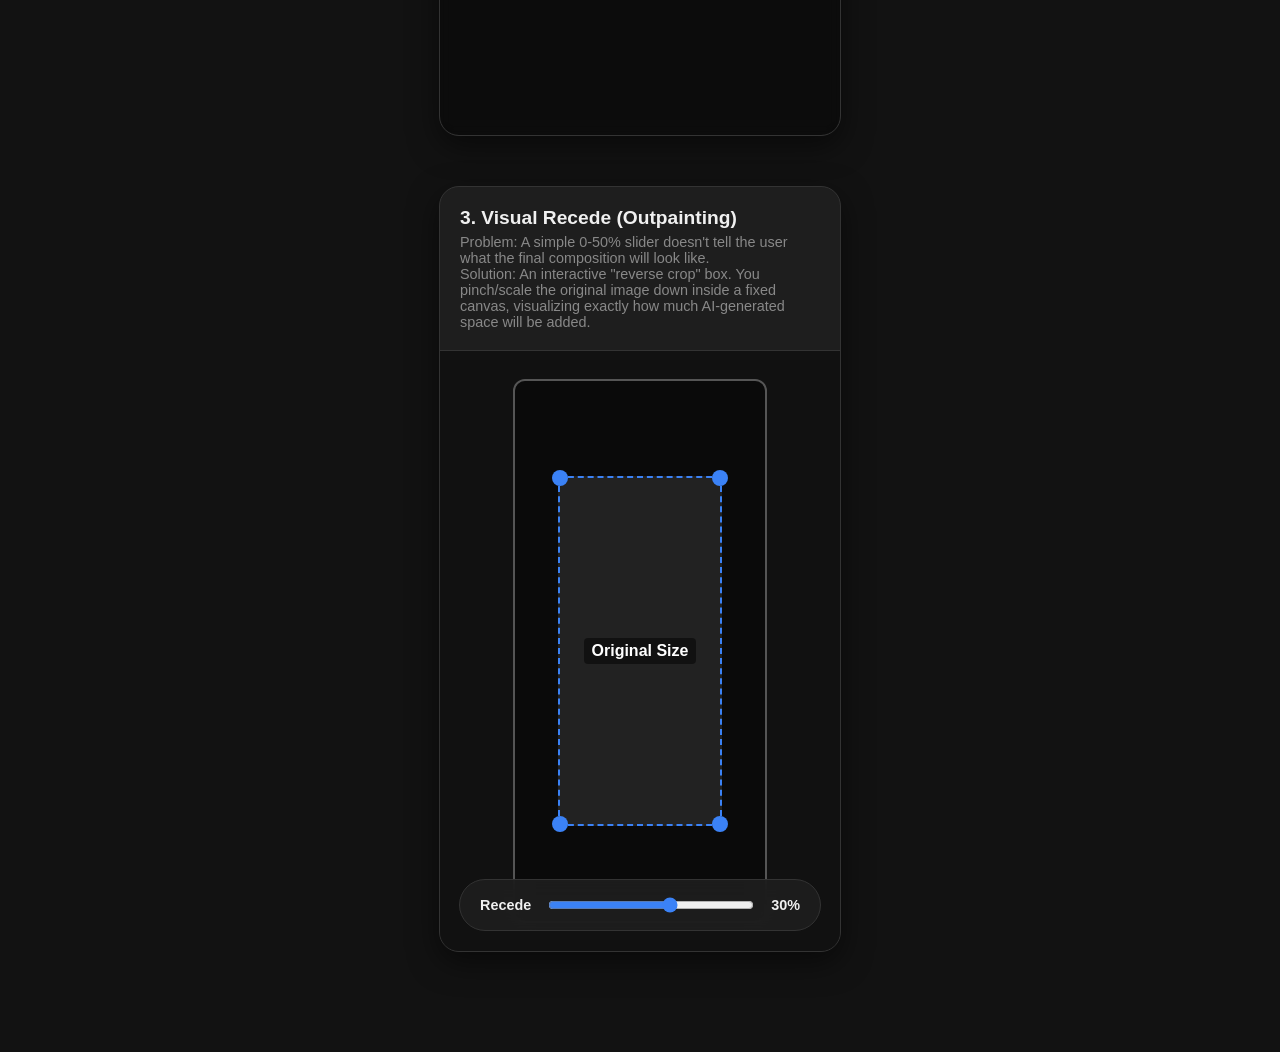
<file: frontend/src/mockups/alternative-ui.html>
<!DOCTYPE html>
<html lang="en">
<head>
  <meta charset="UTF-8">
  <meta name="viewport" content="width=device-width, initial-scale=1.0, maximum-scale=1.0, user-scalable=no">
  <title>JewelRender - Alternative UIs</title>
  <style>
    :root {
      --bg: #121212;
      --panel-bg: #1e1e1e;
      --text: #f0f0f0;
      --accent: #3b82f6;
      --approve: #10b981;
      --reject: #ef4444;
      --border: #333;
    }
    body {
      margin: 0;
      padding: 0;
      font-family: -apple-system, BlinkMacSystemFont, "Segoe UI", Roboto, sans-serif;
      background: var(--bg);
      color: var(--text);
      display: flex;
      flex-direction: column;
      align-items: center;
      padding-bottom: 50px;
    }
    h1 { margin-top: 40px; text-align: center; }
    p.desc { color: #aaa; text-align: center; max-width: 600px; margin-bottom: 40px; line-height: 1.5; }
    
    .story-section {
      width: 100%;
      max-width: 400px;
      background: var(--panel-bg);
      border-radius: 20px;
      margin-bottom: 50px;
      overflow: hidden;
      box-shadow: 0 10px 30px rgba(0,0,0,0.5);
      border: 1px solid var(--border);
      position: relative;
    }
    .story-header {
      padding: 20px;
      border-bottom: 1px solid var(--border);
    }
    .story-header h2 { margin: 0 0 5px 0; font-size: 1.2rem; }
    .story-header p { margin: 0; font-size: 0.9rem; color: #888; }
    
    /* ----------------------------------------------------
       Story 1: Rapid Batch Review (Tinder/TikTok Style)
       ---------------------------------------------------- */
    .mockup-review {
      height: 600px;
      background: #000;
      position: relative;
      display: flex;
      justify-content: center;
      align-items: center;
    }
    .review-card {
      width: 90%;
      height: 85%;
      background: linear-gradient(to bottom, transparent 60%, rgba(0,0,0,0.8)), url('https://images.unsplash.com/photo-1599643478514-4a484ed2ce15?auto=format&fit=crop&q=80&w=600') center/cover;
      border-radius: 16px;
      box-shadow: 0 4px 20px rgba(0,0,0,0.4);
      position: absolute;
      transition: transform 0.3s ease;
    }
    .review-card.stacked {
      transform: scale(0.95) translateY(20px);
      filter: brightness(0.5);
      z-index: 0;
      background-image: url('https://images.unsplash.com/photo-1611591437281-460bfbe1220a?auto=format&fit=crop&q=80&w=600');
    }
    .review-card.active { z-index: 1; }
    
    .review-overlay {
      position: absolute;
      bottom: 20px;
      left: 20px;
      right: 20px;
      display: flex;
      justify-content: space-between;
      align-items: flex-end;
    }
    .review-badges { display: flex; gap: 10px; }
    .badge {
      padding: 6px 12px;
      border-radius: 20px;
      font-size: 0.8rem;
      font-weight: 600;
      background: rgba(255,255,255,0.2);
      backdrop-filter: blur(10px);
    }
    .review-actions {
      display: flex;
      gap: 15px;
    }
    .btn-circle {
      width: 60px;
      height: 60px;
      border-radius: 50%;
      border: none;
      display: flex;
      justify-content: center;
      align-items: center;
      font-size: 1.5rem;
      cursor: pointer;
      backdrop-filter: blur(10px);
      transition: transform 0.1s;
    }
    .btn-circle:active { transform: scale(0.9); }
    .btn-reject { background: rgba(239, 68, 68, 0.2); color: var(--reject); border: 2px solid var(--reject); }
    .btn-approve { background: rgba(16, 185, 129, 0.2); color: var(--approve); border: 2px solid var(--approve); }

    /* ----------------------------------------------------
       Story 2: Radial Style Matrix (Cross-Preset)
       ---------------------------------------------------- */
    .mockup-style {
      height: 600px;
      background: url('https://images.unsplash.com/photo-1599643478514-4a484ed2ce15?auto=format&fit=crop&q=80&w=600') center/cover;
      position: relative;
    }
    .style-overlay {
      position: absolute;
      inset: 0;
      background: rgba(0,0,0,0.6);
      backdrop-filter: blur(5px);
      display: flex;
      justify-content: center;
      align-items: center;
    }
    .radial-menu {
      position: relative;
      width: 280px;
      height: 280px;
      border-radius: 50%;
    }
    .center-node {
      position: absolute;
      top: 50%; left: 50%;
      transform: translate(-50%, -50%);
      width: 80px; height: 80px;
      background: url('https://images.unsplash.com/photo-1599643478514-4a484ed2ce15?auto=format&fit=crop&q=80&w=200') center/cover;
      border-radius: 50%;
      border: 3px solid white;
      box-shadow: 0 0 20px rgba(255,255,255,0.5);
      z-index: 10;
    }
    .style-node {
      position: absolute;
      width: 70px; height: 70px;
      border-radius: 50%;
      border: 2px solid var(--border);
      display: flex;
      flex-direction: column;
      justify-content: center;
      align-items: center;
      background: var(--panel-bg);
      cursor: pointer;
      transition: all 0.2s;
    }
    .style-node:hover { border-color: var(--accent); transform: scale(1.1); }
    .style-node span { font-size: 0.7rem; margin-top: 5px; text-align: center; line-height: 1.1; }
    .style-node.top { top: 0; left: 50%; transform: translate(-50%, 0); background: #e0f2fe; color: #0369a1; } /* Cool Blue */
    .style-node.right { top: 50%; right: 0; transform: translate(0, -50%); background: #ffffff; color: #000; } /* White Retail */
    .style-node.left { top: 50%; left: 0; transform: translate(0, -50%); background: #d6d3d1; color: #444; } /* Yashica Film */
    .style-node.bottom { bottom: 0; left: 50%; transform: translate(-50%, 0); border: 2px dashed #888; color: #888; } /* + New */

    /* ----------------------------------------------------
       Story 3: Interactive Recede (Outpainting Bounds)
       ---------------------------------------------------- */
    .mockup-recede {
      height: 600px;
      background: #111;
      display: flex;
      justify-content: center;
      align-items: center;
      position: relative;
    }
    .canvas-bounds {
      width: 250px;
      height: 540px; /* iPhone portrait ratio roughly */
      border: 2px solid #555;
      background: #222;
      position: relative;
      border-radius: 12px;
      overflow: hidden;
    }
    .recede-image {
      position: absolute;
      top: 50%; left: 50%;
      transform: translate(-50%, -50%);
      width: 160px; /* Scaled down representation of the original image */
      height: 346px;
      background: url('https://images.unsplash.com/photo-1599643478514-4a484ed2ce15?auto=format&fit=crop&q=80&w=400') center/cover;
      border: 2px dashed var(--accent);
      box-shadow: 0 0 0 9999px rgba(0, 0, 0, 0.7); /* Dims the newly outpainted area */
      display: flex;
      justify-content: center;
      align-items: center;
    }
    .recede-ui {
      position: absolute;
      bottom: 20px;
      left: 50%;
      transform: translateX(-50%);
      background: rgba(30,30,30,0.9);
      padding: 15px 20px;
      border-radius: 30px;
      backdrop-filter: blur(10px);
      display: flex;
      gap: 15px;
      align-items: center;
      border: 1px solid var(--border);
      width: 80%;
    }
    .recede-ui span { font-size: 0.9rem; font-weight: 600; }
    .recede-ui input[type=range] {
      flex: 1;
      accent-color: var(--accent);
    }
    .drag-handles {
      position: absolute;
      width: 16px; height: 16px;
      background: var(--accent);
      border-radius: 50%;
    }
    .tl { top: -8px; left: -8px; }
    .tr { top: -8px; right: -8px; }
    .bl { bottom: -8px; left: -8px; }
    .br { bottom: -8px; right: -8px; }

  </style>
</head>
<body>

  <h1>Alternative UI Concepts</h1>
  <p class="desc">Three alternative interface designs targeting the most critical user stories of JewelRender, prioritizing the mobile-first "remote control" paradigm.</p>

  <!-- STORY 1 -->
  <div class="story-section">
    <div class="story-header">
      <h2>1. Rapid Batch Review Loop</h2>
      <p>Problem: Clicking tiny +/- buttons in a grid is slow for 50+ images.</p>
      <p>Solution: A full-screen, immersive swipe interface to rapidly train the Reference Image Library (RIL).</p>
    </div>
    <div class="mockup-review">
      <div class="review-card stacked"></div>
      <div class="review-card active">
        <div class="review-overlay">
          <div class="review-badges">
            <span class="badge" style="color: #60a5fa;">Cool Blue</span>
            <span class="badge">Generation</span>
          </div>
          <div class="review-actions">
            <button class="btn-circle btn-reject">✕</button>
            <button class="btn-circle btn-approve">♥</button>
          </div>
        </div>
      </div>
    </div>
  </div>

  <!-- STORY 2 -->
  <div class="story-section">
    <div class="story-header">
      <h2>2. Cross-Preset Style Matrix</h2>
      <p>Problem: Dragging images between tabs feels disjointed and hides context.</p>
      <p>Solution: A "long-press" floating radial menu. It shows the current image at the center, surrounded by instant-transfer target styles.</p>
    </div>
    <div class="mockup-style">
      <div class="style-overlay">
        <div class="radial-menu">
          <div class="center-node"></div>
          <div class="style-node top"><span>Cool Blue</span></div>
          <div class="style-node right"><span>White Retail</span></div>
          <div class="style-node left"><span>Yashica Film</span></div>
          <div class="style-node bottom"><span>+ New<br>Style</span></div>
        </div>
      </div>
    </div>
  </div>

  <!-- STORY 3 -->
  <div class="story-section">
    <div class="story-header">
      <h2>3. Visual Recede (Outpainting)</h2>
      <p>Problem: A simple 0-50% slider doesn't tell the user what the final composition will look like.</p>
      <p>Solution: An interactive "reverse crop" box. You pinch/scale the original image down inside a fixed canvas, visualizing exactly how much AI-generated space will be added.</p>
    </div>
    <div class="mockup-recede">
      <div class="canvas-bounds">
        <div class="recede-image">
          <div class="drag-handles tl"></div>
          <div class="drag-handles tr"></div>
          <div class="drag-handles bl"></div>
          <div class="drag-handles br"></div>
          <span style="color: white; font-weight: bold; background: rgba(0,0,0,0.5); padding: 4px 8px; border-radius: 4px;">Original Size</span>
        </div>
      </div>
      <div class="recede-ui">
        <span>Recede</span>
        <input type="range" min="0" max="50" value="30">
        <span>30%</span>
      </div>
    </div>
  </div>

</body>
</html>
</file>
<file: mockups/shared.css>
/* ============================================================
   JewelRender Mockup Shared Styles
   ============================================================ */

*, *::before, *::after { box-sizing: border-box; margin: 0; padding: 0; }

:root {
  --bg:       #0f0f11;
  --bg2:      #18181c;
  --bg3:      #222228;
  --border:   #2e2e38;
  --muted:    #5a5a72;
  --text:     #e8e8f0;
  --text2:    #9898b8;
  --accent:   #7c6cf8;
  --accent2:  #a89ef9;
  --green:    #4ade80;
  --red:      #f87171;
  --amber:    #fbbf24;
  --blue:     #60a5fa;
  --radius:   10px;
  --radius-sm: 6px;
  --shadow:   0 4px 24px rgba(0,0,0,0.5);
}

body {
  font-family: -apple-system, BlinkMacSystemFont, 'Segoe UI', system-ui, sans-serif;
  background: var(--bg);
  color: var(--text);
  font-size: 14px;
  line-height: 1.5;
  min-height: 100vh;
}

/* --- Typography --- */
h1 { font-size: 20px; font-weight: 700; letter-spacing: -0.3px; }
h2 { font-size: 16px; font-weight: 600; }
h3 { font-size: 13px; font-weight: 600; text-transform: uppercase; letter-spacing: 0.06em; color: var(--text2); margin-bottom: 12px; }
h4 { font-size: 12px; font-weight: 600; color: var(--text2); text-transform: uppercase; letter-spacing: 0.06em; margin: 16px 0 8px; }

/* --- Buttons --- */
.btn {
  display: inline-flex; align-items: center; gap: 6px;
  padding: 8px 16px; border-radius: var(--radius-sm);
  font-size: 13px; font-weight: 500; cursor: pointer;
  border: none; transition: all 0.15s;
}
.btn-primary   { background: var(--accent); color: #fff; }
.btn-primary:hover { background: #6b5cf0; }
.btn-secondary { background: var(--bg3); color: var(--text); border: 1px solid var(--border); }
.btn-secondary:hover { background: var(--border); }
.btn-ghost     { background: transparent; color: var(--text2); }
.btn-ghost:hover { color: var(--text); }
.btn-sm        { padding: 5px 10px; font-size: 12px; }
.btn-danger    { background: rgba(248,113,113,0.15); color: var(--red); border: 1px solid rgba(248,113,113,0.3); }

/* --- Inputs --- */
input[type="text"],
input[type="number"],
textarea,
select {
  background: var(--bg3); border: 1px solid var(--border);
  color: var(--text); border-radius: var(--radius-sm);
  padding: 8px 12px; font-size: 13px; width: 100%;
  outline: none; transition: border-color 0.15s;
}
input:focus, textarea:focus, select:focus { border-color: var(--accent); }
textarea { resize: vertical; }
select { cursor: pointer; }

/* --- Range Sliders --- */
input[type="range"] {
  -webkit-appearance: none; height: 4px; background: var(--bg3);
  border-radius: 2px; outline: none; flex: 1;
  border: 1px solid var(--border);
}
input[type="range"]::-webkit-slider-thumb {
  -webkit-appearance: none; width: 14px; height: 14px;
  border-radius: 50%; background: var(--accent); cursor: pointer;
  border: 2px solid var(--bg); box-shadow: 0 0 0 2px var(--accent);
}

/* --- Toggle Switch --- */
.toggle { display: flex; align-items: center; cursor: pointer; }
.toggle input { display: none; }
.toggle-slider {
  width: 36px; height: 20px; background: var(--bg3);
  border-radius: 10px; border: 1px solid var(--border);
  position: relative; transition: all 0.2s;
}
.toggle-slider::after {
  content: ''; position: absolute; top: 2px; left: 2px;
  width: 14px; height: 14px; background: var(--muted);
  border-radius: 50%; transition: all 0.2s;
}
.toggle input:checked + .toggle-slider { background: var(--accent); border-color: var(--accent); }
.toggle input:checked + .toggle-slider::after { left: 18px; background: #fff; }

/* --- Chip/Tag --- */
.chip {
  display: inline-flex; align-items: center; gap: 6px;
  padding: 5px 10px; border-radius: 20px; cursor: pointer;
  border: 1px solid var(--border); font-size: 12px; font-weight: 500;
  transition: all 0.15s; background: var(--bg3);
}
.chip:hover, .chip.active { background: rgba(124,108,248,0.2); border-color: var(--accent); color: var(--accent2); }
.chip input { display: none; }

/* --- Status Badge --- */
.badge {
  display: inline-flex; align-items: center; gap: 4px;
  padding: 3px 8px; border-radius: 20px; font-size: 11px; font-weight: 600;
}
.badge-green  { background: rgba(74,222,128,0.15); color: var(--green); }
.badge-red    { background: rgba(248,113,113,0.15); color: var(--red); }
.badge-amber  { background: rgba(251,191,36,0.15); color: var(--amber); }
.badge-blue   { background: rgba(96,165,250,0.15); color: var(--blue); }
.badge-muted  { background: var(--bg3); color: var(--text2); }

/* --- Status Dot --- */
.dot { width: 8px; height: 8px; border-radius: 50%; display: inline-block; }
.dot-green  { background: var(--green); box-shadow: 0 0 6px var(--green); }
.dot-red    { background: var(--red); }
.dot-amber  { background: var(--amber); box-shadow: 0 0 6px var(--amber); }
.dot-muted  { background: var(--muted); }

/* --- Placeholder Thumbnails --- */
.thumb {
  background: var(--bg3); border: 1px solid var(--border);
  border-radius: var(--radius-sm); overflow: hidden;
  display: flex; align-items: center; justify-content: center;
  color: var(--muted); font-size: 11px;
}
.thumb-gradient {
  background: linear-gradient(135deg, #1e1e28 0%, #2a2040 100%);
}
.thumb-blue {
  background: linear-gradient(135deg, #1a2a3a 0%, #2040a0 100%);
}

/* --- Mockup Nav (shared across all pages) --- */
.mockup-nav {
  position: fixed; bottom: 20px; right: 20px; z-index: 9999;
  display: flex; flex-direction: column; gap: 6px; align-items: flex-end;
}
.mockup-nav-toggle {
  width: 44px; height: 44px; border-radius: 50%;
  background: var(--accent); border: none; cursor: pointer;
  color: #fff; font-size: 18px; font-weight: 700;
  display: flex; align-items: center; justify-content: center;
  box-shadow: var(--shadow);
}
.mockup-nav-menu {
  display: none; flex-direction: column; gap: 4px;
  background: var(--bg2); border: 1px solid var(--border);
  border-radius: var(--radius); padding: 8px;
  box-shadow: var(--shadow); min-width: 200px;
}
.mockup-nav-menu.open { display: flex; }
.mockup-nav-menu a {
  display: flex; align-items: center; gap: 8px;
  padding: 8px 12px; border-radius: var(--radius-sm);
  color: var(--text2); text-decoration: none; font-size: 13px;
  transition: all 0.1s;
}
.mockup-nav-menu a:hover  { background: var(--bg3); color: var(--text); }
.mockup-nav-menu a.active { background: rgba(124,108,248,0.15); color: var(--accent2); }
.mockup-nav-menu .nav-num {
  width: 20px; height: 20px; border-radius: 4px; background: var(--bg3);
  font-size: 11px; font-weight: 700; display: flex; align-items: center;
  justify-content: center; flex-shrink: 0; color: var(--muted);
}

/* --- Slider Row (reusable) --- */
.slider-row {
  display: flex; align-items: center; gap: 10px;
  margin-bottom: 10px;
}
.slider-row label { font-size: 12px; color: var(--text2); width: 80px; flex-shrink: 0; }
.slider-row .val  { font-size: 12px; color: var(--text); width: 28px; text-align: right; flex-shrink: 0; }

/* --- Scrollbar --- */
::-webkit-scrollbar { width: 6px; height: 6px; }
::-webkit-scrollbar-track { background: transparent; }
::-webkit-scrollbar-thumb { background: var(--border); border-radius: 3px; }
::-webkit-scrollbar-thumb:hover { background: var(--muted); }

/* --- User Story Badge --- */
.story-badge {
  position: fixed; top: 16px; left: 50%; transform: translateX(-50%);
  background: var(--bg2); border: 1px solid var(--border);
  border-radius: 20px; padding: 6px 16px;
  font-size: 12px; color: var(--text2); z-index: 9998;
  display: flex; align-items: center; gap: 8px;
  box-shadow: var(--shadow);
}
.story-badge strong { color: var(--accent2); }
</file>
<file: frontend/src/css/styles.css>
/* ================================================================
   JewelRender — Stylesheet
   ================================================================ */

/* ---- Reset & Base ---- */
*, *::before, *::after { box-sizing: border-box; margin: 0; padding: 0; }

:root {
  /* Colors */
  --bg:          #0e0e10;
  --bg-raised:   #18181b;
  --bg-panel:    #1c1c20;
  --bg-input:    #24242a;
  --bg-hover:    #2a2a32;
  --border:      #2e2e38;
  --border-light:#3a3a46;

  --text:        #e4e4e7;
  --text-dim:    #a1a1aa;
  --text-muted:  #71717a;

  --accent:      #6d9fff;
  --accent-hover:#5b8de8;
  --accent-dim:  rgba(109,159,255,0.15);

  --green:       #4ade80;
  --green-dim:   rgba(74,222,128,0.15);
  --red:         #f87171;
  --red-dim:     rgba(248,113,113,0.15);

  /* Spacing */
  --sp-xs: 4px;
  --sp-sm: 8px;
  --sp-md: 12px;
  --sp-lg: 16px;
  --sp-xl: 24px;
  --sp-2xl: 32px;

  /* Radius */
  --radius-sm: 6px;
  --radius-md: 8px;
  --radius-lg: 12px;
  --radius-pill: 999px;

  /* Sizes */
  --header-h: 52px;
  --tabs-h: 42px;
  --mode-h: 40px;
  --bar-h: 52px;

  /* Font */
  --font: 'Inter', -apple-system, BlinkMacSystemFont, sans-serif;
}

html, body {
  height: 100%;
  font-family: var(--font);
  font-size: 13px;
  line-height: 1.4;
  color: var(--text);
  background: var(--bg);
  overflow: hidden;
  -webkit-font-smoothing: antialiased;
}

input, textarea, select, button { font-family: inherit; font-size: inherit; }

/* ---- Scrollbar ---- */
::-webkit-scrollbar { width: 6px; }
::-webkit-scrollbar-track { background: transparent; }
::-webkit-scrollbar-thumb { background: var(--border); border-radius: 3px; }
::-webkit-scrollbar-thumb:hover { background: var(--border-light); }

/* ================================================================
   LAYOUT
   ================================================================ */

#app {
  display: flex;
  flex-direction: column;
  height: 100vh;
}

/* ---- Header ---- */
.header {
  display: flex;
  align-items: center;
  justify-content: space-between;
  height: var(--header-h);
  padding: 0 var(--sp-lg);
  background: var(--bg-raised);
  border-bottom: 1px solid var(--border);
  flex-shrink: 0;
}
.header-left { display: flex; align-items: center; gap: var(--sp-md); }
.header-right { display: flex; align-items: center; gap: var(--sp-md); }
.logo { font-size: 16px; font-weight: 700; letter-spacing: -0.3px; }
.tagline { font-size: 11px; color: var(--text-muted); font-weight: 400; }

/* Connection Status */
.connection-status {
  display: flex;
  align-items: center;
  gap: 6px;
  font-size: 11px;
  color: var(--text-muted);
  padding: 4px 10px;
  background: var(--bg-input);
  border-radius: var(--radius-pill);
}
.status-dot {
  width: 7px; height: 7px;
  border-radius: 50%;
  background: var(--red);
}
.connection-status.connected .status-dot { background: var(--green); }

/* ---- Preset Tabs ---- */
.preset-tabs {
  display: flex;
  align-items: center;
  height: var(--tabs-h);
  padding: 0 var(--sp-lg);
  gap: 2px;
  background: var(--bg-raised);
  border-bottom: 1px solid var(--border);
  flex-shrink: 0;
  overflow-x: auto;
}
.preset-tab {
  padding: 6px 16px;
  font-size: 12px;
  font-weight: 500;
  color: var(--text-dim);
  background: none;
  border: none;
  border-radius: var(--radius-sm) var(--radius-sm) 0 0;
  cursor: pointer;
  transition: all 0.15s;
  white-space: nowrap;
  position: relative;
}
.preset-tab:hover { color: var(--text); background: var(--bg-hover); }
.preset-tab.active {
  color: var(--accent);
  background: var(--bg-panel);
  border-bottom: 2px solid var(--accent);
}
.preset-tab-add {
  width: 28px; height: 28px;
  display: flex; align-items: center; justify-content: center;
  font-size: 16px; font-weight: 400;
  color: var(--text-muted);
  background: none;
  border: 1px dashed var(--border);
  border-radius: var(--radius-sm);
  cursor: pointer;
  margin-left: var(--sp-sm);
  transition: all 0.15s;
}
.preset-tab-add:hover { color: var(--accent); border-color: var(--accent); }

/* ---- Mode Switcher ---- */
.mode-switcher {
  display: flex;
  align-items: center;
  justify-content: center;
  height: var(--mode-h);
  gap: 2px;
  padding: 4px;
  background: var(--bg);
  flex-shrink: 0;
}
.mode-pill {
  padding: 5px 20px;
  font-size: 12px;
  font-weight: 500;
  color: var(--text-dim);
  background: var(--bg-input);
  border: 1px solid var(--border);
  border-radius: var(--radius-pill);
  cursor: pointer;
  transition: all 0.15s;
}
.mode-pill:hover { color: var(--text); border-color: var(--border-light); }
.mode-pill.active {
  color: #fff;
  background: var(--accent);
  border-color: var(--accent);
}

/* ---- Workspace (3-column) ---- */
.workspace {
  display: flex;
  flex: 1;
  overflow: hidden;
}

.panel {
  display: flex;
  flex-direction: column;
  overflow: hidden;
}

.panel-left {
  width: 260px;
  min-width: 200px;
  background: var(--bg-panel);
  border-right: 1px solid var(--border);
}

.panel-center {
  flex: 1;
  background: var(--bg);
  display: flex;
  align-items: center;
  justify-content: center;
}

.panel-right {
  width: 280px;
  min-width: 240px;
  background: var(--bg-panel);
  border-left: 1px solid var(--border);
  overflow-y: auto;
  padding: var(--sp-lg);
}

/* ---- Panel Header ---- */
.panel-header {
  display: flex;
  align-items: center;
  justify-content: space-between;
  padding: var(--sp-md) var(--sp-lg);
  border-bottom: 1px solid var(--border);
  flex-shrink: 0;
}
.panel-header h2 { font-size: 13px; font-weight: 600; }
.queue-count { font-size: 11px; color: var(--text-muted); }

/* ---- Drop Zone ---- */
.drop-zone {
  display: flex;
  flex-direction: column;
  align-items: center;
  justify-content: center;
  gap: var(--sp-sm);
  margin: var(--sp-lg);
  padding: var(--sp-xl);
  border: 2px dashed var(--border);
  border-radius: var(--radius-lg);
  color: var(--text-muted);
  cursor: pointer;
  transition: all 0.2s;
}
.drop-zone:hover, .drop-zone.drag-over {
  border-color: var(--accent);
  background: var(--accent-dim);
  color: var(--accent);
}
.drop-zone p { font-size: 12px; font-weight: 500; }
.drop-hint { font-size: 10px; }

/* ---- Queue List ---- */
.queue-list {
  flex: 1;
  overflow-y: auto;
  padding: var(--sp-sm);
}

.queue-item {
  display: flex;
  align-items: center;
  gap: var(--sp-sm);
  padding: var(--sp-sm);
  border-radius: var(--radius-md);
  cursor: pointer;
  transition: background 0.15s;
}
.queue-item:hover { background: var(--bg-hover); }
.queue-item.selected { background: var(--accent-dim); }

.queue-thumb {
  width: 44px; height: 44px;
  border-radius: var(--radius-sm);
  object-fit: cover;
  background: var(--bg-input);
  flex-shrink: 0;
}

.queue-info {
  flex: 1;
  min-width: 0;
}
.queue-name {
  font-size: 11px;
  font-weight: 500;
  white-space: nowrap;
  overflow: hidden;
  text-overflow: ellipsis;
}
.queue-meta {
  font-size: 10px;
  color: var(--text-muted);
}

.queue-feedback {
  display: flex;
  gap: 4px;
  flex-shrink: 0;
}
.feedback-btn {
  width: 26px; height: 26px;
  display: flex; align-items: center; justify-content: center;
  font-size: 14px;
  background: var(--bg-input);
  border: 1px solid var(--border);
  border-radius: var(--radius-sm);
  cursor: pointer;
  color: var(--text-muted);
  transition: all 0.15s;
}
.feedback-btn:hover { border-color: var(--border-light); }
.feedback-btn.approved { color: var(--green); background: var(--green-dim); border-color: var(--green); }
.feedback-btn.rejected { color: var(--red); background: var(--red-dim); border-color: var(--red); }

/* Queue Stats */
.queue-stats {
  display: flex;
  gap: var(--sp-md);
  padding: var(--sp-sm) var(--sp-lg);
  border-top: 1px solid var(--border);
  flex-shrink: 0;
}
.stat {
  font-size: 10px;
  font-weight: 500;
}
.stat.approved { color: var(--green); }
.stat.rejected { color: var(--red); }

/* ---- Preview Area ---- */
.preview-area {
  width: 100%;
  height: 100%;
  display: flex;
  align-items: center;
  justify-content: center;
  padding: var(--sp-xl);
}
.preview-empty {
  display: flex;
  flex-direction: column;
  align-items: center;
  gap: var(--sp-md);
  color: var(--text-muted);
}
.preview-empty p { font-size: 13px; }
.preview-image {
  max-width: 100%;
  max-height: 100%;
  object-fit: contain;
  border-radius: var(--radius-md);
}

/* ---- Right Panel Controls ---- */
.control-group {
  margin-bottom: var(--sp-xl);
}
.control-group h3 {
  font-size: 11px;
  font-weight: 600;
  text-transform: uppercase;
  letter-spacing: 0.5px;
  color: var(--text-dim);
  margin-bottom: var(--sp-md);
}

/* Checkbox group */
.checkbox-group {
  display: flex;
  flex-direction: column;
  gap: var(--sp-sm);
}
.checkbox {
  display: flex;
  align-items: center;
  gap: var(--sp-sm);
  font-size: 12px;
  cursor: pointer;
}
.checkbox input {
  accent-color: var(--accent);
}

/* Sliders */
.slider-group {
  margin-bottom: var(--sp-md);
}
.slider-group label {
  display: flex;
  justify-content: space-between;
  font-size: 11px;
  color: var(--text-dim);
  margin-bottom: 4px;
}
.slider-val {
  font-weight: 600;
  color: var(--text);
  min-width: 28px;
  text-align: right;
}

.slider {
  -webkit-appearance: none;
  appearance: none;
  width: 100%;
  height: 4px;
  background: var(--bg-input);
  border-radius: 2px;
  outline: none;
  cursor: pointer;
}
.slider::-webkit-slider-thumb {
  -webkit-appearance: none;
  appearance: none;
  width: 14px; height: 14px;
  border-radius: 50%;
  background: var(--accent);
  border: 2px solid var(--bg-panel);
  cursor: pointer;
  transition: transform 0.1s;
}
.slider::-webkit-slider-thumb:hover {
  transform: scale(1.2);
}

/* Recede */
.recede-control { display: flex; flex-direction: column; gap: var(--sp-sm); }
.recede-row { display: flex; align-items: center; justify-content: space-between; }
.recede-value { font-size: 12px; font-weight: 600; color: var(--accent); }

/* Prompt */
.prompt-input {
  width: 100%;
  padding: var(--sp-sm) var(--sp-md);
  background: var(--bg-input);
  border: 1px solid var(--border);
  border-radius: var(--radius-md);
  color: var(--text);
  resize: vertical;
  min-height: 80px;
}
.prompt-input:focus {
  outline: none;
  border-color: var(--accent);
}

/* RIL */
.ril-drop-zone {
  display: flex;
  align-items: center;
  justify-content: center;
  padding: var(--sp-md);
  border: 1px dashed var(--border);
  border-radius: var(--radius-md);
  color: var(--text-muted);
  font-size: 11px;
  cursor: pointer;
  transition: all 0.15s;
  margin-bottom: var(--sp-md);
}
.ril-drop-zone:hover {
  border-color: var(--accent);
  color: var(--accent);
}
.ril-header {
  display: flex;
  align-items: center;
  justify-content: space-between;
}
.ril-count {
  font-size: 10px;
  padding: 2px 8px;
  background: var(--bg-input);
  border-radius: var(--radius-pill);
  color: var(--text-muted);
}
.ril-grid {
  display: grid;
  grid-template-columns: repeat(3, 1fr);
  gap: var(--sp-xs);
}
.ril-thumb {
  aspect-ratio: 1;
  border-radius: var(--radius-sm);
  object-fit: cover;
  background: var(--bg-input);
  cursor: pointer;
}

/* Angle uploads */
.angle-uploads {
  display: flex;
  gap: var(--sp-sm);
}
.angle-slot {
  flex: 1;
  display: flex;
  flex-direction: column;
  align-items: center;
  gap: 4px;
  padding: var(--sp-md);
  border: 1px dashed var(--border);
  border-radius: var(--radius-md);
  color: var(--text-muted);
  font-size: 10px;
  cursor: pointer;
  transition: all 0.15s;
}
.angle-slot:hover { border-color: var(--accent); color: var(--accent); }
.angle-slot.filled { border-style: solid; border-color: var(--green); }

/* Select group */
.select-group {
  display: flex;
  flex-direction: column;
  gap: var(--sp-md);
}
.select-group label {
  display: flex;
  flex-direction: column;
  gap: 4px;
  font-size: 11px;
  color: var(--text-dim);
}
.select-group select, select {
  padding: 6px var(--sp-sm);
  background: var(--bg-input);
  border: 1px solid var(--border);
  border-radius: var(--radius-sm);
  color: var(--text);
  cursor: pointer;
}
.select-group select:focus, select:focus { outline: none; border-color: var(--accent); }

/* Ref thumbs */
.ref-thumbs {
  display: flex;
  flex-wrap: wrap;
  gap: var(--sp-xs);
}

/* ---- Bottom Bar ---- */
.bottom-bar {
  display: flex;
  align-items: center;
  justify-content: space-between;
  height: var(--bar-h);
  padding: 0 var(--sp-lg);
  background: var(--bg-raised);
  border-top: 1px solid var(--border);
  flex-shrink: 0;
}
.bar-left { display: flex; align-items: center; }
.bar-center { flex: 1; display: flex; align-items: center; justify-content: center; padding: 0 var(--sp-xl); }
.bar-right { display: flex; align-items: center; gap: var(--sp-sm); }

.active-context {
  font-size: 11px;
  color: var(--text-dim);
  font-weight: 500;
}

.progress-bar {
  width: 100%;
  max-width: 300px;
  height: 6px;
  background: var(--bg-input);
  border-radius: 3px;
  position: relative;
  overflow: hidden;
}
.progress-fill {
  height: 100%;
  background: var(--accent);
  border-radius: 3px;
  width: 0%;
  transition: width 0.3s;
}
.progress-text {
  position: absolute;
  right: -40px;
  top: -4px;
  font-size: 10px;
  color: var(--text-dim);
}

/* ================================================================
   BUTTONS
   ================================================================ */

.btn {
  display: inline-flex;
  align-items: center;
  gap: 6px;
  padding: 7px 14px;
  font-size: 12px;
  font-weight: 500;
  border: none;
  border-radius: var(--radius-md);
  cursor: pointer;
  transition: all 0.15s;
  white-space: nowrap;
}
.btn-primary {
  background: var(--accent);
  color: #fff;
}
.btn-primary:hover { background: var(--accent-hover); }
.btn-secondary {
  background: var(--bg-input);
  color: var(--text);
  border: 1px solid var(--border);
}
.btn-secondary:hover { border-color: var(--border-light); background: var(--bg-hover); }
.btn-ghost {
  background: none;
  color: var(--text-dim);
}
.btn-ghost:hover { color: var(--text); }
.btn-small {
  padding: 5px 10px;
  font-size: 11px;
  background: var(--bg-input);
  color: var(--text-dim);
  border: 1px solid var(--border);
  border-radius: var(--radius-sm);
  cursor: pointer;
  display: inline-flex;
  align-items: center;
  gap: 4px;
  transition: all 0.15s;
}
.btn-small:hover { color: var(--text); border-color: var(--border-light); }

.btn-icon {
  width: 32px; height: 32px;
  display: flex; align-items: center; justify-content: center;
  background: none;
  border: none;
  color: var(--text-dim);
  border-radius: var(--radius-sm);
  cursor: pointer;
  transition: all 0.15s;
}
.btn-icon:hover { color: var(--text); background: var(--bg-hover); }

.btn:disabled, .btn-small:disabled {
  opacity: 0.4;
  cursor: not-allowed;
}

.export-count {
  font-size: 10px;
  padding: 1px 6px;
  background: var(--accent-dim);
  color: var(--accent);
  border-radius: var(--radius-pill);
}

/* ================================================================
   EDITOR OVERLAY
   ================================================================ */

.editor-overlay {
  position: fixed;
  inset: 0;
  background: rgba(0,0,0,0.85);
  z-index: 100;
  display: flex;
  align-items: center;
  justify-content: center;
}
.editor-container {
  width: 95vw;
  max-width: 1100px;
  height: 90vh;
  background: var(--bg-panel);
  border-radius: var(--radius-lg);
  border: 1px solid var(--border);
  display: flex;
  flex-direction: column;
  overflow: hidden;
}

.editor-header {
  display: flex;
  align-items: center;
  justify-content: space-between;
  padding: var(--sp-md) var(--sp-lg);
  border-bottom: 1px solid var(--border);
  flex-shrink: 0;
}
.editor-tabs { display: flex; gap: 2px; }
.editor-tab {
  padding: 5px 16px;
  font-size: 12px;
  font-weight: 500;
  color: var(--text-dim);
  background: none;
  border: none;
  border-radius: var(--radius-sm);
  cursor: pointer;
  transition: all 0.15s;
}
.editor-tab:hover { color: var(--text); }
.editor-tab.active { color: var(--accent); background: var(--accent-dim); }
.editor-actions-top { display: flex; gap: 4px; }

.editor-body {
  display: flex;
  flex: 1;
  overflow: hidden;
}
.editor-preview {
  flex: 1;
  display: flex;
  align-items: center;
  justify-content: center;
  position: relative;
  background: var(--bg);
  padding: var(--sp-xl);
}
.editor-image {
  max-width: 100%;
  max-height: 100%;
  object-fit: contain;
  border-radius: var(--radius-sm);
}
.editor-nav {
  position: absolute;
  top: 50%;
  transform: translateY(-50%);
  width: 36px; height: 36px;
  display: flex; align-items: center; justify-content: center;
  background: var(--bg-raised);
  border: 1px solid var(--border);
  border-radius: 50%;
  color: var(--text-dim);
  cursor: pointer;
  transition: all 0.15s;
  z-index: 2;
}
.editor-nav:hover { color: var(--text); background: var(--bg-hover); }
.editor-prev { left: var(--sp-md); }
.editor-next { right: var(--sp-md); }

.editor-controls {
  width: 260px;
  overflow-y: auto;
  padding: var(--sp-lg);
  border-left: 1px solid var(--border);
  flex-shrink: 0;
}
.editor-section {
  margin-bottom: var(--sp-xl);
}
.editor-section h4 {
  font-size: 10px;
  font-weight: 600;
  text-transform: uppercase;
  letter-spacing: 0.6px;
  color: var(--text-muted);
  margin-bottom: var(--sp-md);
}

/* Aspect pills */
.aspect-pills {
  display: flex;
  flex-wrap: wrap;
  gap: 4px;
}
.aspect-pill {
  padding: 4px 10px;
  font-size: 11px;
  color: var(--text-dim);
  background: var(--bg-input);
  border: 1px solid var(--border);
  border-radius: var(--radius-pill);
  cursor: pointer;
  transition: all 0.15s;
}
.aspect-pill:hover { border-color: var(--border-light); }
.aspect-pill.active { color: #fff; background: var(--accent); border-color: var(--accent); }

/* Transform buttons */
.transform-btns {
  display: grid;
  grid-template-columns: 1fr 1fr;
  gap: var(--sp-xs);
}

.editor-footer {
  display: flex;
  align-items: center;
  justify-content: space-between;
  padding: var(--sp-md) var(--sp-lg);
  border-top: 1px solid var(--border);
  flex-shrink: 0;
}
.editor-footer-right { display: flex; gap: var(--sp-sm); }

/* ================================================================
   SETTINGS OVERLAY
   ================================================================ */

.settings-overlay {
  position: fixed;
  inset: 0;
  background: rgba(0,0,0,0.7);
  z-index: 110;
  display: flex;
  align-items: center;
  justify-content: center;
}
.settings-container {
  width: 480px;
  max-height: 85vh;
  background: var(--bg-panel);
  border-radius: var(--radius-lg);
  border: 1px solid var(--border);
  display: flex;
  flex-direction: column;
  overflow: hidden;
}
.settings-header {
  display: flex;
  align-items: center;
  justify-content: space-between;
  padding: var(--sp-lg);
  border-bottom: 1px solid var(--border);
  flex-shrink: 0;
}
.settings-header h2 { font-size: 15px; font-weight: 600; }
.settings-body {
  padding: var(--sp-lg);
  overflow-y: auto;
  flex: 1;
}
.settings-section {
  margin-bottom: var(--sp-xl);
  padding-bottom: var(--sp-xl);
  border-bottom: 1px solid var(--border);
}
.settings-section:last-child { border-bottom: none; }
.settings-section h3 {
  font-size: 12px;
  font-weight: 600;
  margin-bottom: var(--sp-md);
}

.form-row {
  display: flex;
  gap: var(--sp-md);
  margin-bottom: var(--sp-md);
}
.form-row label {
  flex: 1;
  display: flex;
  flex-direction: column;
  gap: 4px;
  font-size: 11px;
  color: var(--text-dim);
}
.form-row input, .full-width {
  width: 100%;
  padding: 6px var(--sp-sm);
  background: var(--bg-input);
  border: 1px solid var(--border);
  border-radius: var(--radius-sm);
  color: var(--text);
}
.form-row input:focus, .full-width:focus { outline: none; border-color: var(--accent); }
.info-row { font-size: 11px; color: var(--text-dim); }

.connection-result {
  font-size: 11px;
  margin-left: var(--sp-sm);
}

/* Toggle */
.toggle-row {
  display: flex;
  align-items: center;
  justify-content: space-between;
  padding: var(--sp-sm) 0;
  font-size: 12px;
  cursor: pointer;
}
.toggle {
  width: 36px; height: 20px;
  -webkit-appearance: none;
  appearance: none;
  background: var(--bg-input);
  border: 1px solid var(--border);
  border-radius: 10px;
  position: relative;
  cursor: pointer;
  transition: all 0.2s;
}
.toggle::before {
  content: '';
  position: absolute;
  top: 2px; left: 2px;
  width: 14px; height: 14px;
  border-radius: 50%;
  background: var(--text-dim);
  transition: all 0.2s;
}
.toggle:checked {
  background: var(--accent);
  border-color: var(--accent);
}
.toggle:checked::before {
  left: 18px;
  background: #fff;
}

.export-path-row {
  display: flex;
  gap: var(--sp-sm);
}

/* ================================================================
   MODAL
   ================================================================ */

.modal-overlay {
  position: fixed;
  inset: 0;
  background: rgba(0,0,0,0.7);
  z-index: 120;
  display: flex;
  align-items: center;
  justify-content: center;
}
.modal {
  width: 380px;
  background: var(--bg-panel);
  border-radius: var(--radius-lg);
  border: 1px solid var(--border);
  padding: var(--sp-xl);
}
.modal h3 {
  font-size: 15px;
  font-weight: 600;
  margin-bottom: var(--sp-lg);
}
.modal .form-row { margin-bottom: var(--sp-md); }
.modal-actions {
  display: flex;
  justify-content: flex-end;
  gap: var(--sp-sm);
  margin-top: var(--sp-xl);
}

/* ================================================================
   CONTEXT MENU
   ================================================================ */

.context-menu {
  position: fixed;
  background: var(--bg-raised);
  border: 1px solid var(--border);
  border-radius: var(--radius-md);
  padding: 4px;
  z-index: 130;
  min-width: 120px;
  box-shadow: 0 8px 24px rgba(0,0,0,0.5);
}
.context-item {
  display: block;
  width: 100%;
  padding: 6px 12px;
  font-size: 12px;
  color: var(--text);
  background: none;
  border: none;
  border-radius: var(--radius-sm);
  cursor: pointer;
  text-align: left;
  transition: background 0.1s;
}
.context-item:hover { background: var(--bg-hover); }
.context-danger { color: var(--red); }
.context-danger:hover { background: var(--red-dim); }

/* ================================================================
   UTILITY
   ================================================================ */

.hidden { display: none !important; }

/* ================================================================
   RESPONSIVE (iPhone)
   ================================================================ */

@media (max-width: 768px) {
  .workspace { flex-direction: column; }
  .panel-left { width: 100%; height: 200px; border-right: none; border-bottom: 1px solid var(--border); }
  .panel-right { width: 100%; border-left: none; border-top: 1px solid var(--border); }
  .panel-center { min-height: 300px; }
  .editor-container { width: 100vw; height: 100vh; border-radius: 0; }
  .settings-container { width: 100vw; max-height: 100vh; border-radius: 0; }
  .tagline { display: none; }
}
</file>
